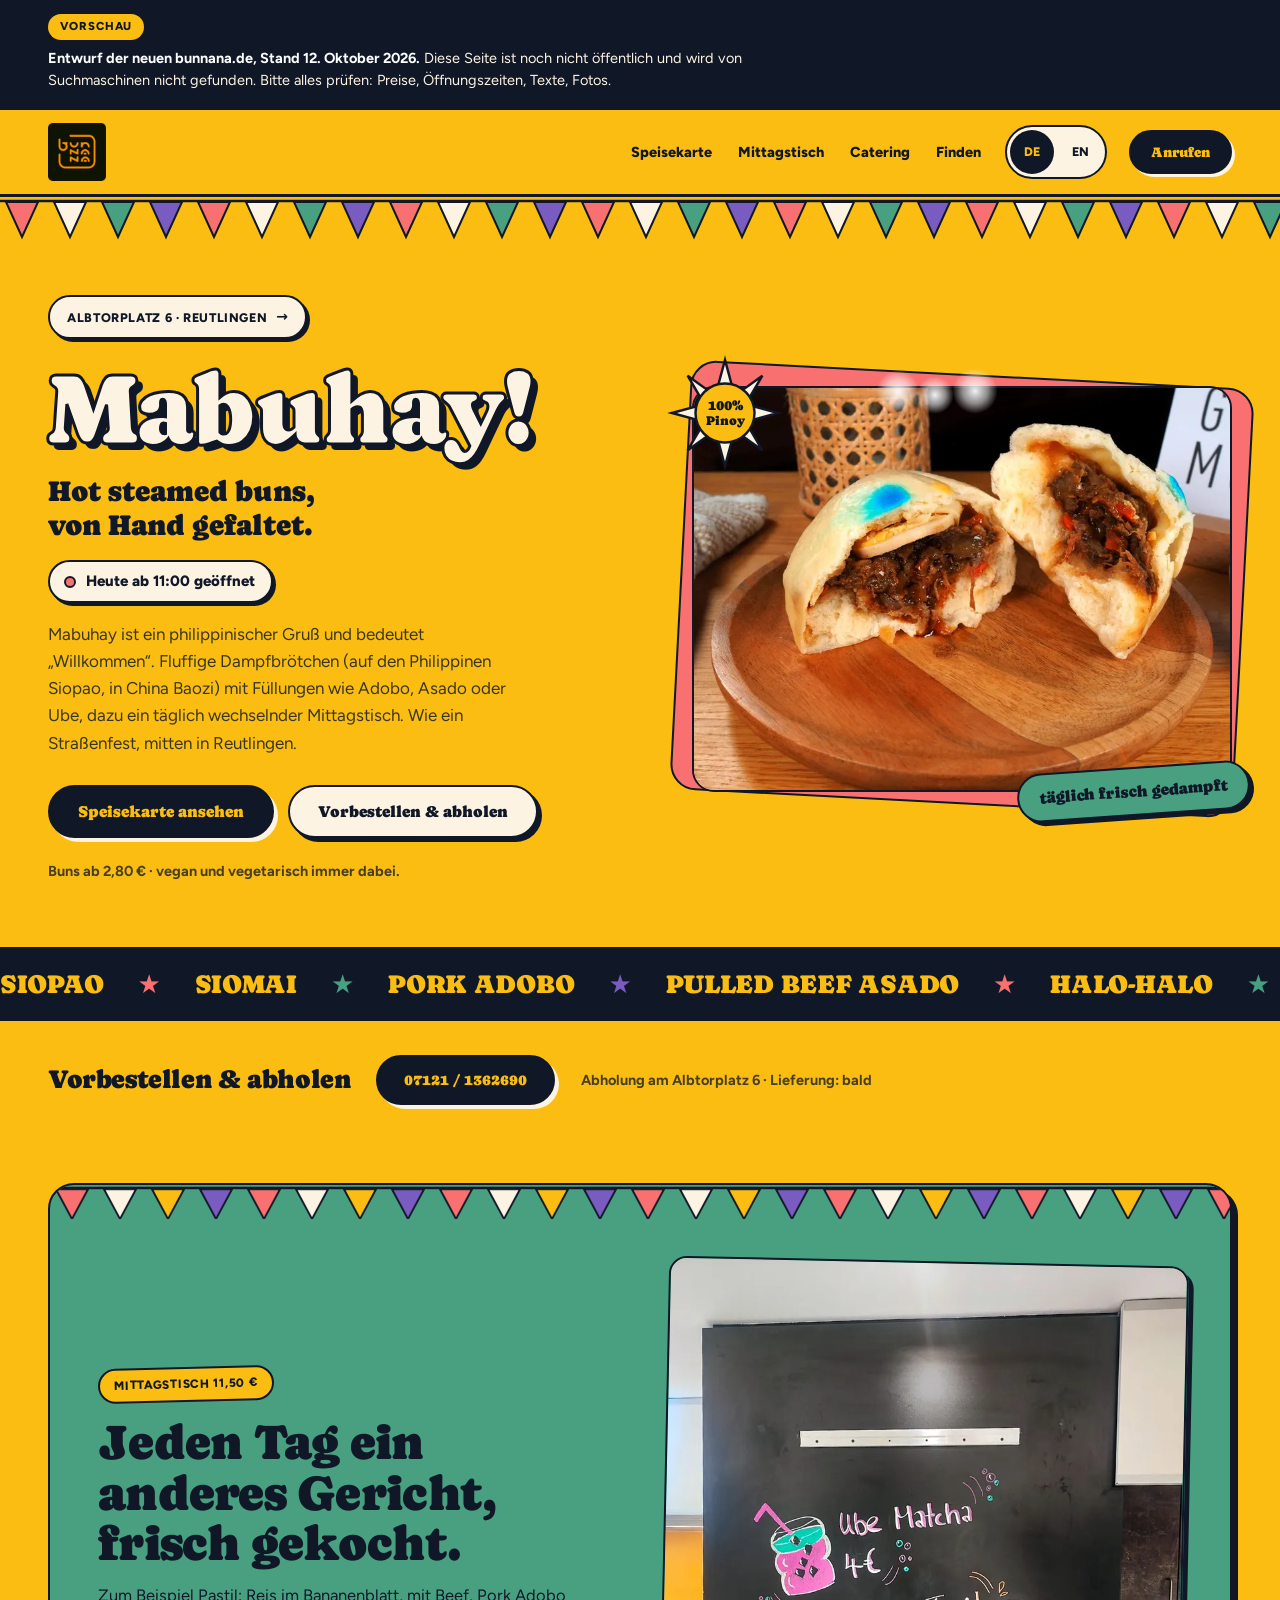
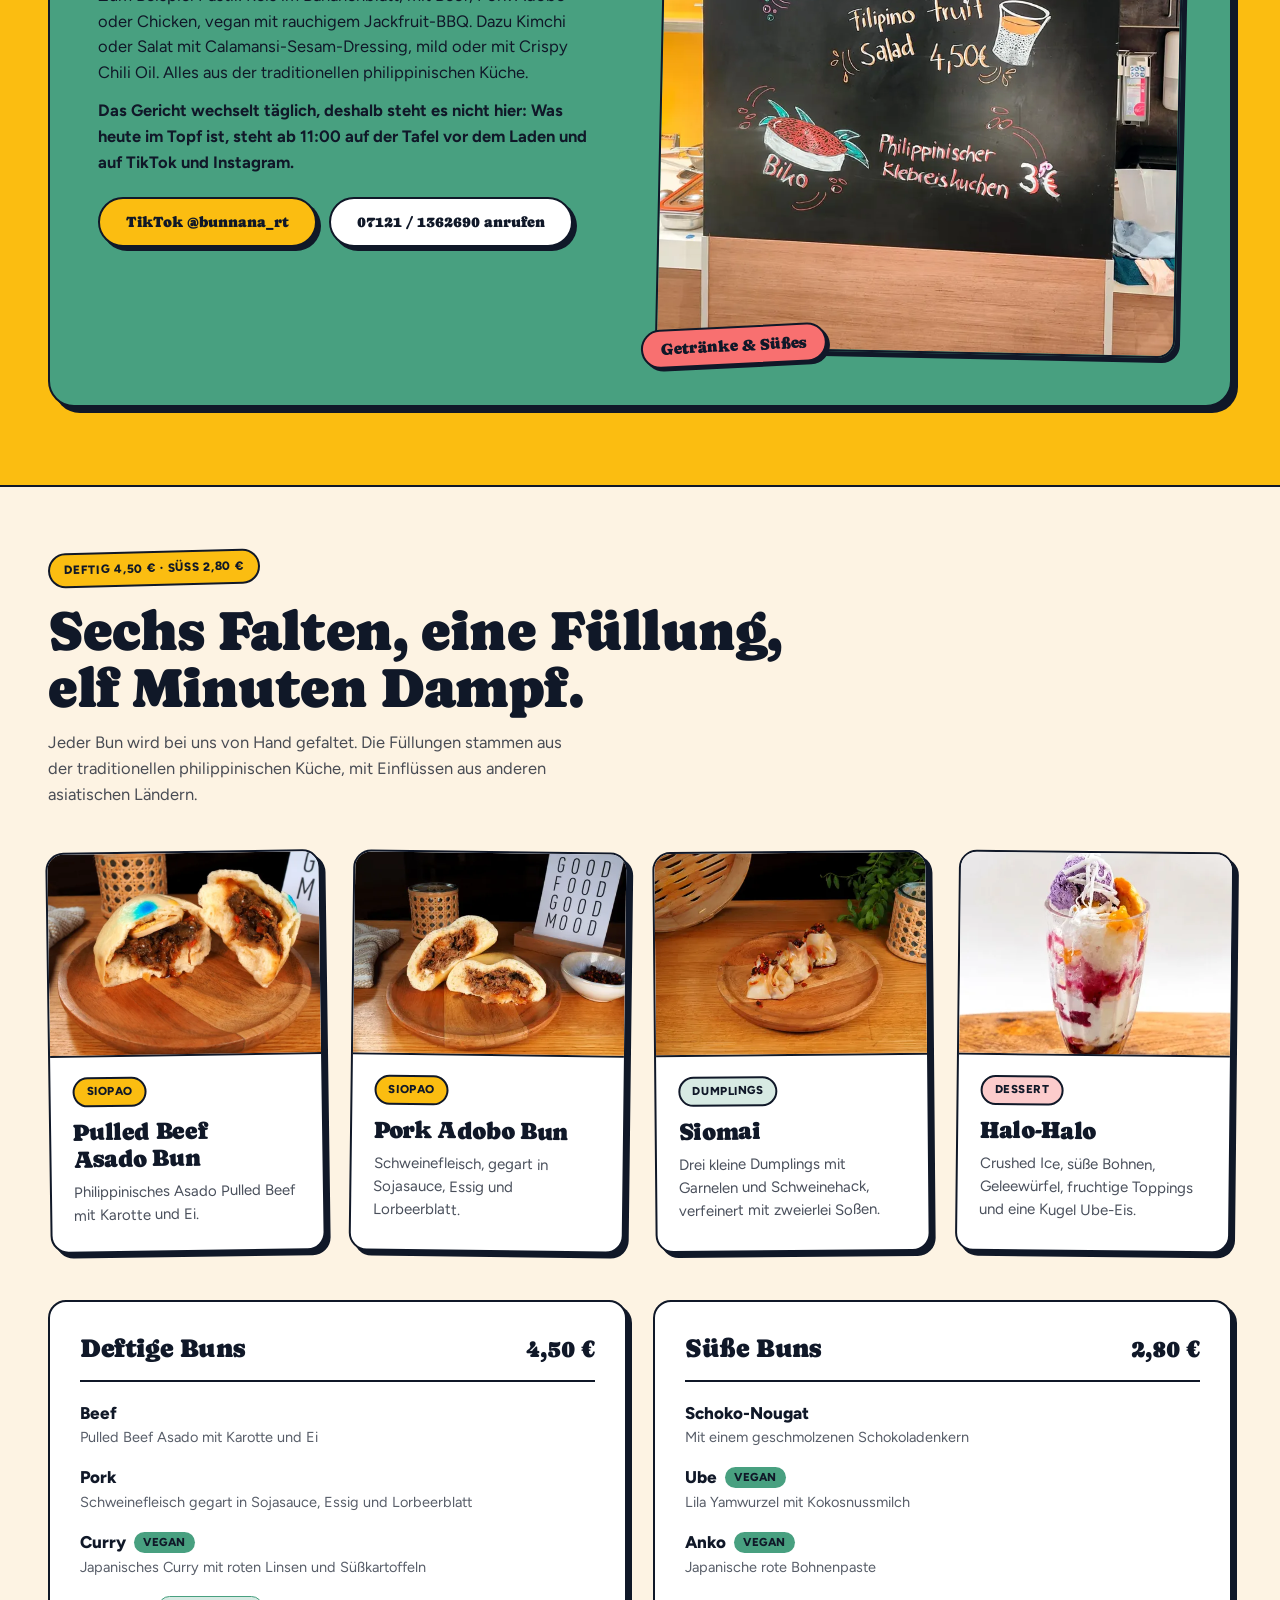
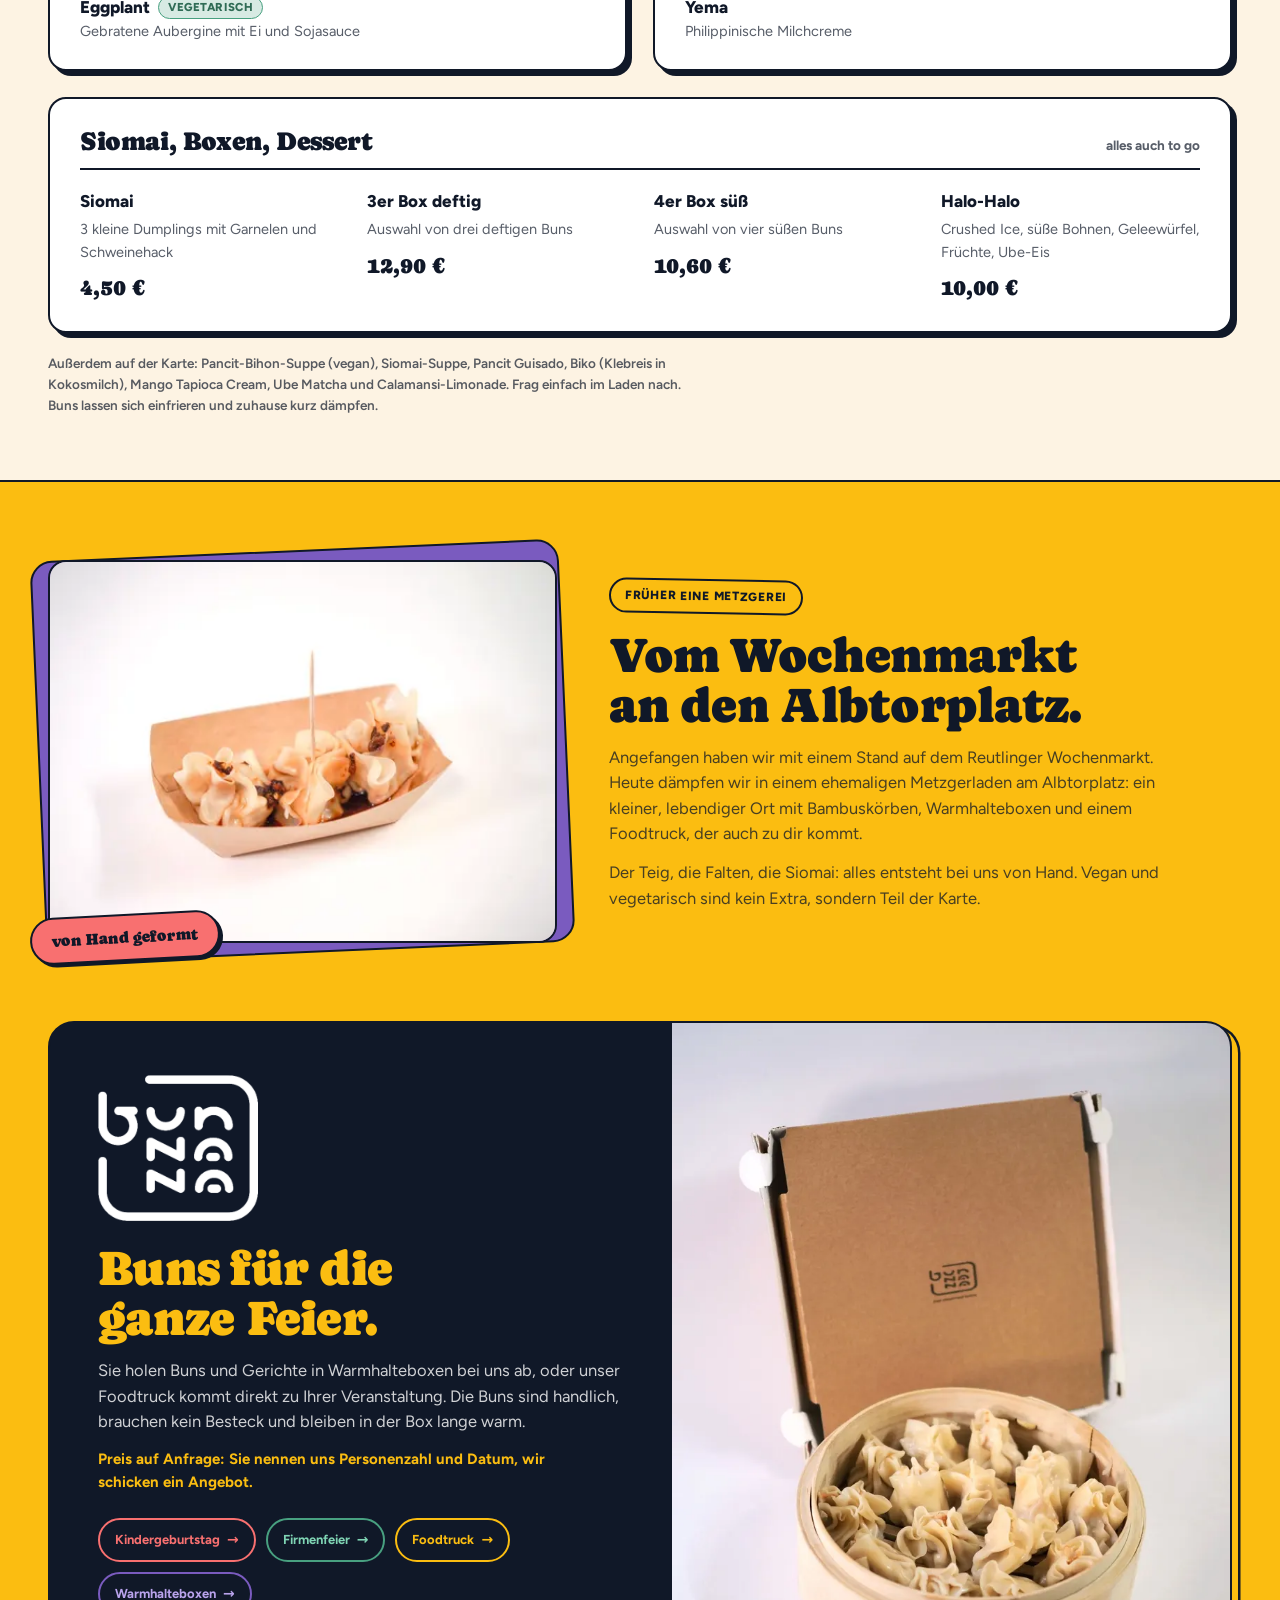
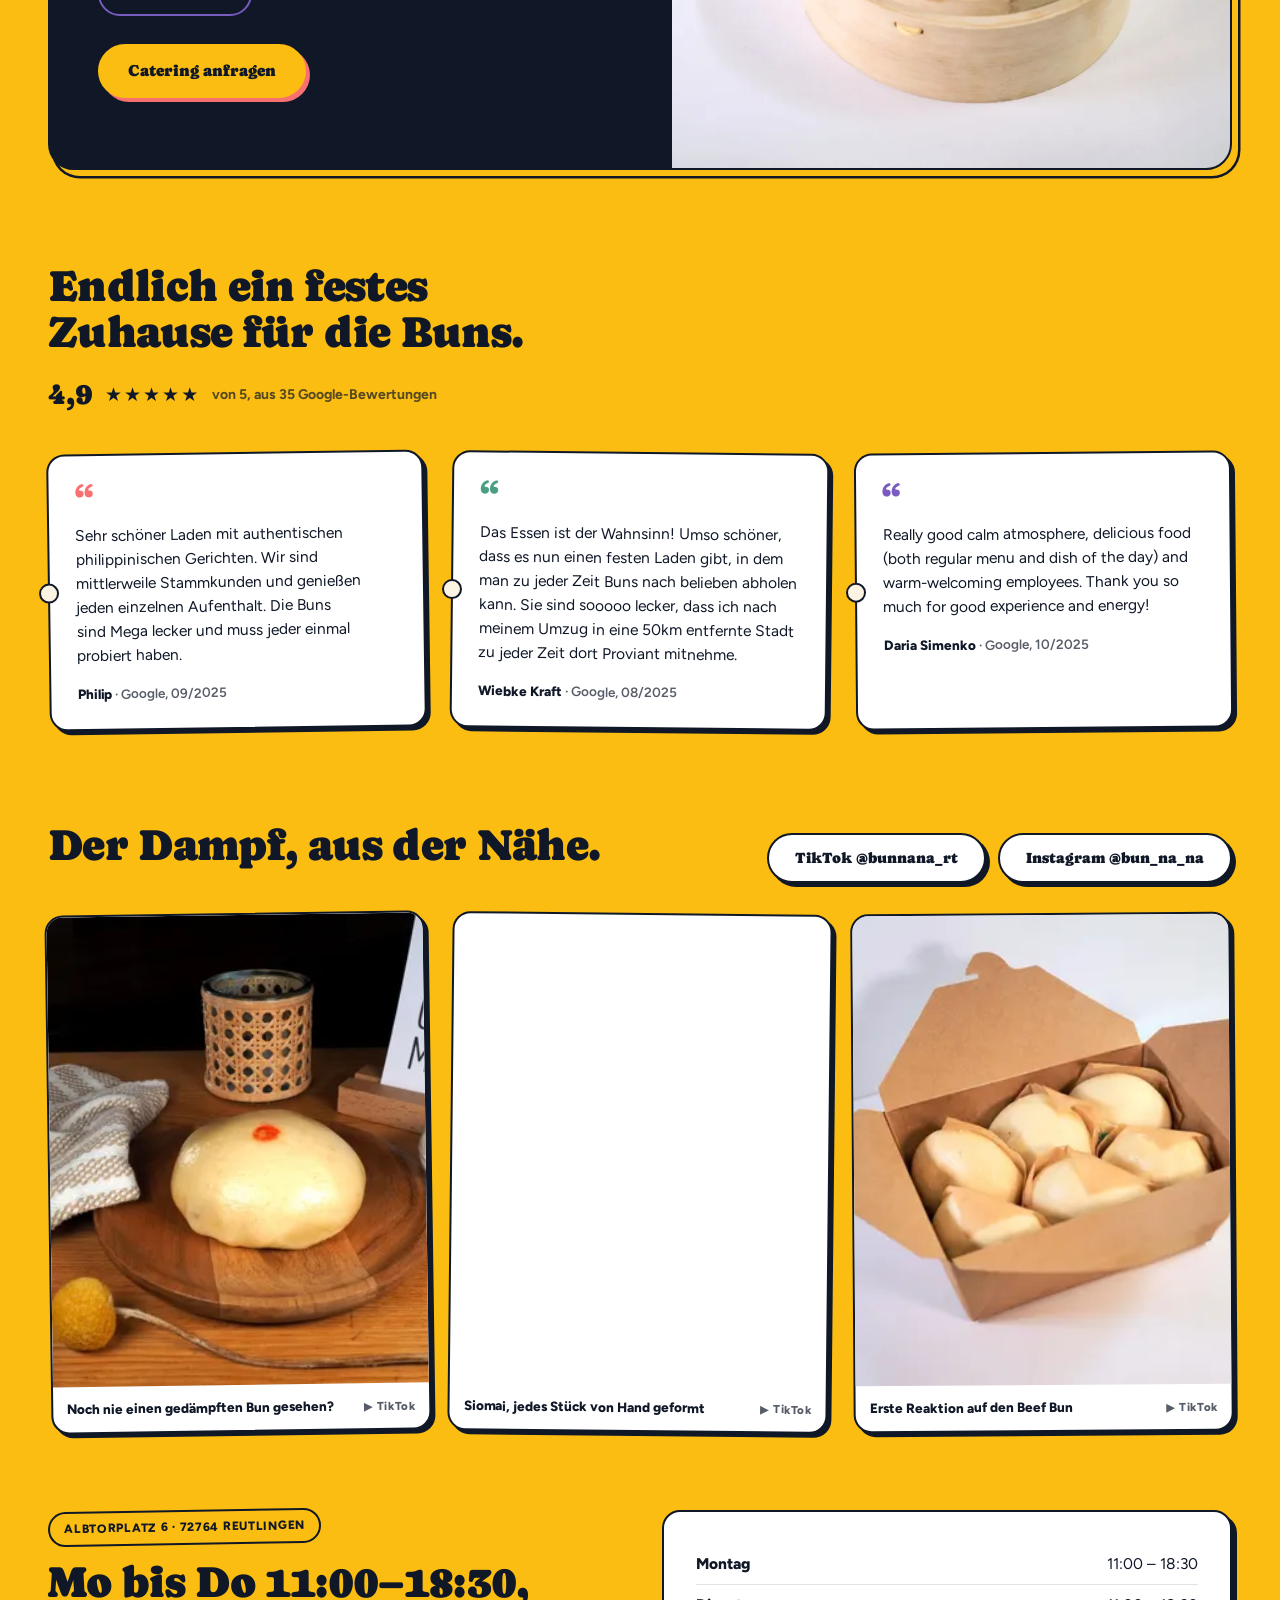
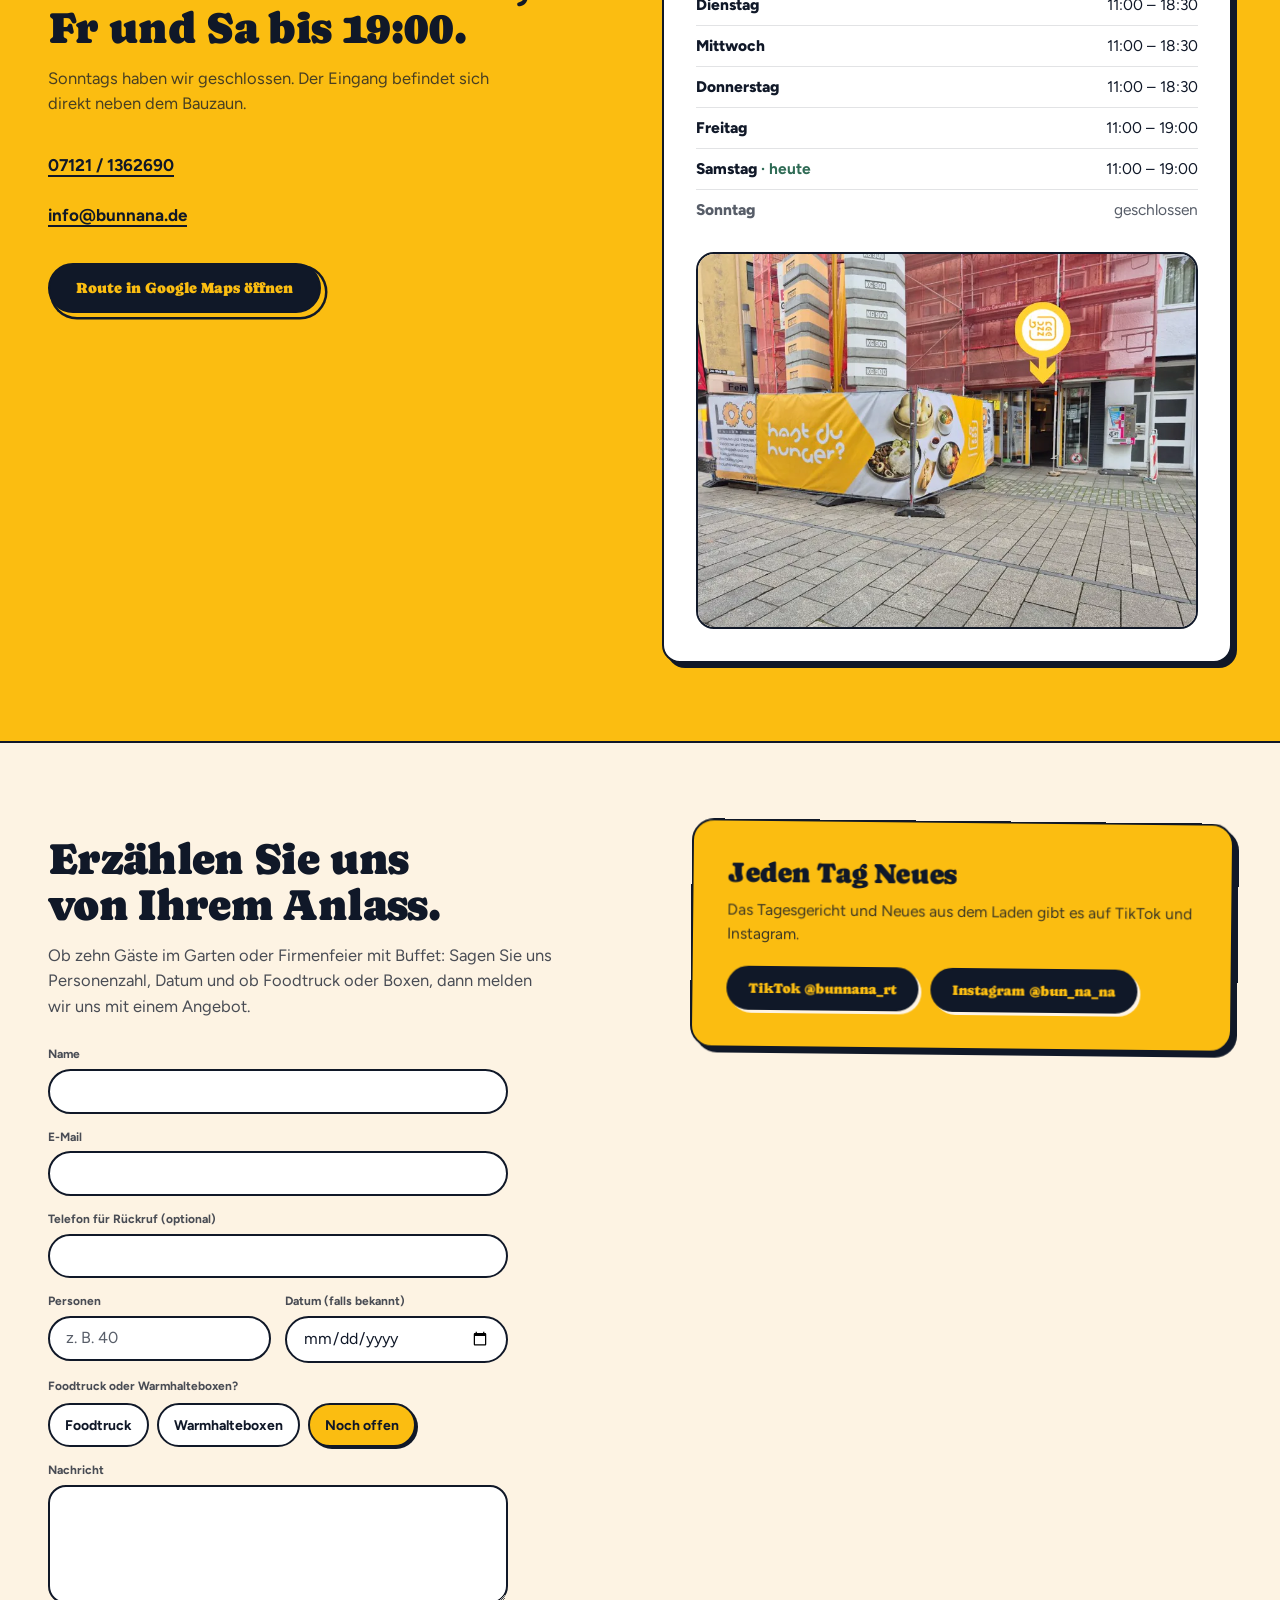
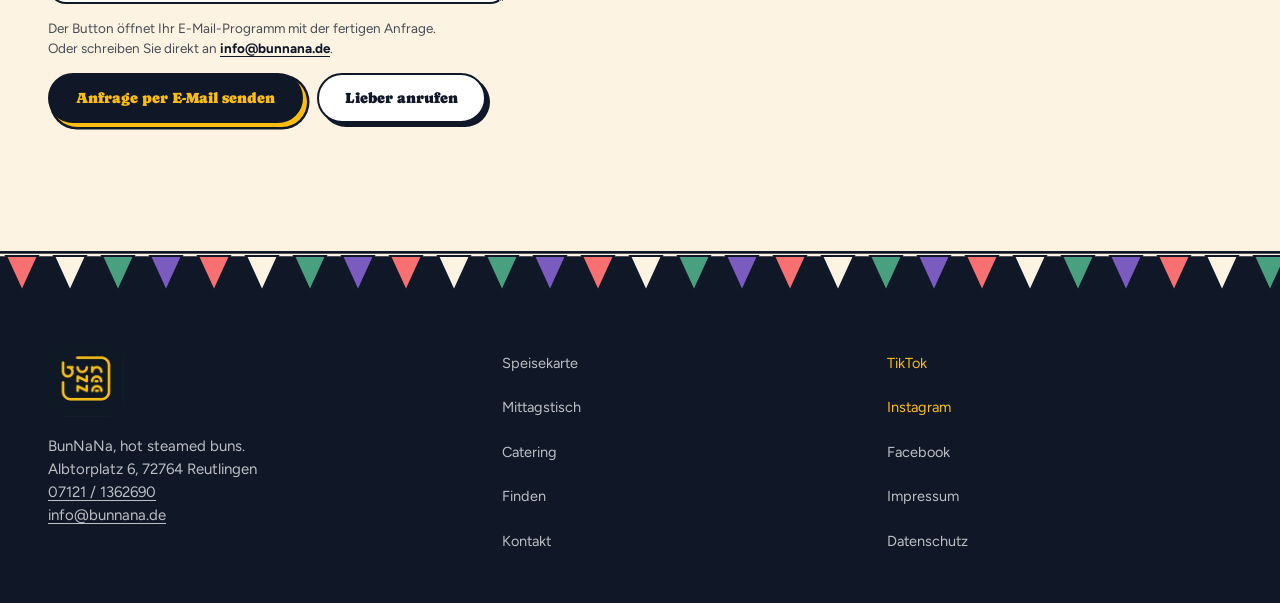
<file: index.html>
<!DOCTYPE html>
<html lang="de">
<head>
<meta charset="utf-8">
<meta name="viewport" content="width=device-width, initial-scale=1">
<title>BunNaNa: Hot steamed buns, Reutlingen</title>
<meta name="description" content="Handgefaltete philippinische Dampfbrötchen (Siopao), Siomai, Halo-Halo und ein täglich wechselnder Mittagstisch am Albtorplatz 6, Reutlingen. Mo–Do 11:00–18:30, Fr–Sa 11:00–19:00.">
<meta name="theme-color" content="#fbbd11">
<link rel="icon" href="assets/img/logo-600.jpg">
<link rel="preload" href="assets/fonts/caprasimo-latin.woff2" as="font" type="font/woff2" crossorigin>
<link rel="preload" href="assets/fonts/figtree-latin.woff2" as="font" type="font/woff2" crossorigin>
<link rel="stylesheet" href="css/tokens.css">
<link rel="stylesheet" href="css/site.css">
<script>
document.documentElement.classList.add('js');
/* Apply the saved language before first paint so EN visitors never see a German flash. */
try { if (localStorage.getItem('bn-lang') === 'en') document.documentElement.lang = 'en'; } catch (e) {}
</script>
<meta name="robots" content="noindex, nofollow">
<style>
/* preview-only banner */
.preview-bar { background: var(--fiesta-ink); color: var(--fiesta-cream); border-bottom: 3px solid var(--fiesta-ink); font-family: var(--font-body); }
.preview-bar-inner { max-width: 1240px; margin-inline: auto; padding: 14px var(--gutter) 16px; display: grid; gap: 8px; }
.preview-tag { justify-self: start; background: var(--fiesta-yellow); color: var(--fiesta-ink); border-radius: 999px; padding: 4px 12px; font-size: 11.5px; font-weight: 800; letter-spacing: .08em; text-transform: uppercase; }
.preview-bar p { margin: 0; font-size: 14.5px; line-height: 1.5; max-width: 80ch; }
.preview-bar summary { cursor: pointer; font-weight: 800; font-size: 14px; color: var(--fiesta-yellow); padding: 4px 0; }
.preview-bar ol { margin: 8px 0 0; padding-left: 22px; font-size: 14px; line-height: 1.5; max-width: 80ch; display: grid; gap: 6px; }
.preview-bar strong { color: #fff; }
</style>
</head>
<body>
<div class="preview-bar" role="note">
  <div class="preview-bar-inner">
    <span class="preview-tag">Vorschau</span>
    <p><strong>Entwurf der neuen bunnana.de, Stand 12. Oktober 2026.</strong> Diese Seite ist noch nicht öffentlich und wird von Suchmaschinen nicht gefunden. Bitte alles prüfen: Preise, Öffnungszeiten, Texte, Fotos.</p>
  </div>
</div>

<div class="page">
  <a class="skip-link" href="#inhalt"><span data-lang="de" lang="de">Zum Inhalt springen</span><span data-lang="en" lang="en">Skip to content</span></a>
  <header class="site-header">
    <nav class="container topbar" aria-label="Hauptnavigation" data-aria-de="Hauptnavigation" data-aria-en="Main navigation">
      <a class="nav-logo" href="#top" aria-label="BunNaNa, zum Seitenanfang" data-aria-de="BunNaNa, zum Seitenanfang" data-aria-en="BunNaNa, back to top">
        <img src="assets/img/logo-600.jpg" srcset="assets/img/logo-600-160.webp 160w" sizes="58px" alt="" width="600" height="600">
      </a>
      <button class="nav-toggle" type="button" aria-expanded="false" aria-controls="nav-links"><span data-lang="de" lang="de">Inhalt</span><span data-lang="en" lang="en">Contents</span></button>
      <div class="nav-links" id="nav-links">
        <a href="#menu"><span data-lang="de" lang="de">Speisekarte</span><span data-lang="en" lang="en">Menu</span></a>
        <a href="#mittagstisch"><span data-lang="de" lang="de">Mittagstisch</span><span data-lang="en" lang="en">Lunch</span></a>
        <a href="#catering">Catering</a>
        <a href="#finden"><span data-lang="de" lang="de">Finden</span><span data-lang="en" lang="en">Find us</span></a>
      </div>
      <div class="lang" role="group" aria-label="Sprache / Language">
        <button type="button" data-langbtn="de" aria-pressed="true" lang="de">DE</button>
        <button type="button" data-langbtn="en" aria-pressed="false" lang="en">EN</button>
      </div>
      <a class="btn btn-ink btn-sm sh-cream sh-3" href="tel:+4971211362690"><span data-lang="de" lang="de">Anrufen</span><span data-lang="en" lang="en">Call</span></a>
    </nav>
  </header>
  <svg class="bunting" width="100%" height="46" aria-hidden="true">
    <defs>
      <pattern id="bn-banderitas" x="0" y="0" width="192" height="46" patternUnits="userSpaceOnUse">
        <path d="M6,5 L38,5 L22,40 Z" fill="#f87070" stroke="#101828" stroke-width="2"></path>
        <path d="M54,5 L86,5 L70,40 Z" fill="#fdf3e3" stroke="#101828" stroke-width="2"></path>
        <path d="M102,5 L134,5 L118,40 Z" fill="#48a080" stroke="#101828" stroke-width="2"></path>
        <path d="M150,5 L182,5 L166,40 Z" fill="#7a5bbf" stroke="#101828" stroke-width="2"></path>
      </pattern>
      <!-- Same bunting for the green lunch panel: the green flag would vanish
           on green, so that one flag is cut from yellow instead. -->
      <pattern id="bn-banderitas-lunch" x="0" y="0" width="192" height="46" patternUnits="userSpaceOnUse">
        <path d="M6,5 L38,5 L22,40 Z" fill="#f87070" stroke="#101828" stroke-width="2"></path>
        <path d="M54,5 L86,5 L70,40 Z" fill="#fdf3e3" stroke="#101828" stroke-width="2"></path>
        <path d="M102,5 L134,5 L118,40 Z" fill="#fbbd11" stroke="#101828" stroke-width="2"></path>
        <path d="M150,5 L182,5 L166,40 Z" fill="#7a5bbf" stroke="#101828" stroke-width="2"></path>
      </pattern>
    </defs>
    <line x1="0" y1="4" x2="100%" y2="4" stroke="#101828" stroke-width="2.5"></line>
    <rect width="100%" height="46" fill="url(#bn-banderitas)"></rect>
  </svg>
  <main id="inhalt">
  <section id="top" class="container hero">
    <div class="hero-col">
      <a class="pill-addr" href="https://maps.google.com/?q=Albtorplatz+6,+72764+Reutlingen" target="_blank" rel="noopener" aria-label="Albtorplatz 6, Reutlingen: Route in Google Maps öffnen" data-aria-de="Albtorplatz 6, Reutlingen: Route in Google Maps öffnen" data-aria-en="Albtorplatz 6, Reutlingen: open directions in Google Maps">Albtorplatz 6 · Reutlingen<span class="pill-addr-go" aria-hidden="true">→</span></a>
      <h1 class="hero-title">Mabuhay!</h1>
      <p class="hero-lead">
        <span data-lang="de" lang="de">Hot steamed buns, von Hand gefaltet.</span><span data-lang="en" lang="en">Hot steamed buns, folded by hand.</span>
      </p>
      <p class="open-status" id="bn-open" data-state="static">
        <span class="open-dot" aria-hidden="true"></span>
        <span class="open-text">
          <span data-lang="de" lang="de">Mo–Do 11:00–18:30 · Fr–Sa 11:00–19:00 · So geschlossen</span><span data-lang="en" lang="en">Mon–Thu 11:00–18:30 · Fri–Sat 11:00–19:00 · Sun closed</span>
        </span>
      </p>
      <p class="open-note" id="bn-notice-hero" hidden></p>
      <p class="hero-copy">
        <span data-lang="de" lang="de">Mabuhay ist ein philippinischer Gruß und bedeutet „Willkommen“. Fluffige Dampfbrötchen (auf den Philippinen Siopao, in China Baozi) mit Füllungen wie Adobo, Asado oder Ube, dazu ein täglich wechselnder Mittagstisch. Wie ein Straßenfest, mitten in Reutlingen.</span>
        <span data-lang="en" lang="en">Mabuhay is a Filipino greeting: welcome. Pillowy steamed buns (Siopao in the Philippines, Baozi in China) with fillings like adobo, asado or ube, plus a lunch dish that changes every day. Like a street fiesta, in the middle of Reutlingen.</span>
      </p>
      <div class="hero-actions">
        <a class="btn btn-ink sh-cream" href="#menu"><span data-lang="de" lang="de">Speisekarte ansehen</span><span data-lang="en" lang="en">See the menu</span></a>
        <a class="btn btn-cream" href="#bestellen"><span data-lang="de" lang="de">Vorbestellen &amp; abholen</span><span data-lang="en" lang="en">Call ahead &amp; pick up</span></a>
      </div>
      <p class="hero-meta">
        <span data-lang="de" lang="de">Buns ab 2,80 € · vegan und vegetarisch immer dabei.</span><span data-lang="en" lang="en">Buns from 2,80 € · vegan and vegetarian always on the board.</span>
      </p>
    </div>
    <div class="frame hero-photo" style="--bg:var(--fiesta-coral);--tilt:3deg;--inset:-12px;--rad:26px;--img-rad:22px">
      <div class="frame-bg"></div>
      <div class="steam" aria-hidden="true"><span></span><span></span><span></span></div>
      <img src="assets/img/beef-asado-bun-mit-ei.jpg" srcset="assets/img/beef-asado-bun-mit-ei-480.webp 480w, assets/img/beef-asado-bun-mit-ei-800.webp 800w, assets/img/beef-asado-bun-mit-ei-1200.webp 1200w" sizes="(max-width: 900px) calc(100vw - 48px), (max-width: 1296px) 45vw, 560px" alt="Pulled Beef Asado Bun, halbiert" data-alt-de="Pulled Beef Asado Bun, halbiert" data-alt-en="Pulled beef asado bun, halved" width="1400" height="1050" fetchpriority="high">
      <div class="starburst" aria-hidden="true">
        <svg viewBox="0 0 120 120">
          <g stroke="#101828" stroke-width="2.5" fill="#fdf3e3">
            <path d="M60 6 L67 32 L53 32 Z"></path><path d="M60 114 L67 88 L53 88 Z"></path><path d="M6 60 L32 53 L32 67 Z"></path><path d="M114 60 L88 53 L88 67 Z"></path>
            <path d="M22 22 L44 38 L36 46 Z"></path><path d="M98 22 L76 38 L84 46 Z"></path><path d="M22 98 L44 82 L36 74 Z"></path><path d="M98 98 L76 82 L84 74 Z"></path>
            <circle cx="60" cy="60" r="30" fill="#fbbd11"></circle>
          </g>
          <text x="60" y="57" text-anchor="middle" font-size="14">100%</text>
          <text x="60" y="72" text-anchor="middle" font-size="13">Pinoy</text>
        </svg>
      </div>
      <div class="sticker-fresh">
        <span data-lang="de" lang="de">täglich frisch gedampft</span><span data-lang="en" lang="en">steamed fresh daily</span>
      </div>
    </div>
  </section>
  <div class="marquee" role="marquee" aria-label="Siopao, Siomai, Pork Adobo, Pulled Beef Asado, Halo-Halo, Mittagstisch" data-aria-de="Siopao, Siomai, Pork Adobo, Pulled Beef Asado, Halo-Halo, Mittagstisch" data-aria-en="Siopao, Siomai, Pork Adobo, Pulled Beef Asado, Halo-Halo, lunch dish">
    <div class="marquee-track">
      <span class="marquee-run"><span class="marquee-item"><span>SIOPAO</span><span class="star-coral">★</span></span><span class="marquee-item"><span>SIOMAI</span><span class="star-green">★</span></span><span class="marquee-item"><span>PORK ADOBO</span><span class="star-purple">★</span></span><span class="marquee-item"><span>PULLED BEEF ASADO</span><span class="star-coral">★</span></span><span class="marquee-item"><span>HALO-HALO</span><span class="star-green">★</span></span><span class="marquee-item"><span><span data-lang="de" lang="de">MITTAGSTISCH</span><span data-lang="en" lang="en">LUNCH</span></span><span class="star-purple">★</span></span></span>
      <span class="marquee-run" aria-hidden="true"><span class="marquee-item"><span>SIOPAO</span><span class="star-coral">★</span></span><span class="marquee-item"><span>SIOMAI</span><span class="star-green">★</span></span><span class="marquee-item"><span>PORK ADOBO</span><span class="star-purple">★</span></span><span class="marquee-item"><span>PULLED BEEF ASADO</span><span class="star-coral">★</span></span><span class="marquee-item"><span>HALO-HALO</span><span class="star-green">★</span></span><span class="marquee-item"><span><span data-lang="de" lang="de">MITTAGSTISCH</span><span data-lang="en" lang="en">LUNCH</span></span><span class="star-purple">★</span></span></span>
    </div>
  </div>
  <section id="bestellen" class="container order-block" aria-labelledby="bestellen-h">
    <h2 id="bestellen-h" class="order-label"><span data-lang="de" lang="de">Vorbestellen &amp; abholen</span><span data-lang="en" lang="en">Call ahead &amp; pick up</span></h2>
    <div class="order-row">
      <a class="btn btn-ink btn-md sh-cream" href="tel:+4971211362690">07121 / 1362690</a>
    </div>
    <p class="order-note"><span data-lang="de" lang="de">Abholung am Albtorplatz 6 · Lieferung: bald</span><span data-lang="en" lang="en">Pick-up at Albtorplatz 6 · Delivery: coming soon</span></p>
  </section>
  <section id="mittagstisch" class="container">
    <div class="lunch" data-reveal>
      <svg width="100%" height="40" style="display:block" aria-hidden="true">
        <line x1="0" y1="3" x2="100%" y2="3" stroke="#101828" stroke-width="2.5"></line>
        <rect width="100%" height="40" fill="url(#bn-banderitas-lunch)" transform="scale(1,.85)"></rect>
      </svg>
      <div class="lunch-inner">
        <div>
          <span class="sticker" style="--tilt:-1.5deg"><span data-lang="de" lang="de">Mittagstisch 11,50 €</span><span data-lang="en" lang="en">Lunch dish 11,50 €</span></span>
          <h2 class="h2 h2-lg"><span data-lang="de" lang="de">Jeden Tag ein anderes Gericht, frisch gekocht.</span><span data-lang="en" lang="en">A different dish every day, freshly cooked.</span></h2>
          <!-- OWNER: price and sides taken from the menu on bunnana.de (uploaded 12.08.2026); please confirm. -->
          <p class="lede"><span data-lang="de" lang="de">Zum Beispiel Pastil: Reis im Bananenblatt, mit Beef, Pork Adobo oder Chicken, vegan mit rauchigem Jackfruit-BBQ. Dazu Kimchi oder Salat mit Calamansi-Sesam-Dressing, mild oder mit Crispy Chili Oil. Alles aus der traditionellen philippinischen Küche.</span><span data-lang="en" lang="en">For example pastil: rice wrapped in a banana leaf, with beef, pork adobo or chicken, or vegan with smoky jackfruit BBQ. With kimchi or a salad with calamansi-sesame dressing on the side, mild or with crispy chili oil. All from traditional Filipino cooking.</span></p>
          <p class="lede lunch-today"><span data-lang="de" lang="de">Das Gericht wechselt täglich, deshalb steht es nicht hier: Was heute im Topf ist, steht ab 11:00 auf der Tafel vor dem Laden und auf TikTok und Instagram.</span><span data-lang="en" lang="en">The dish changes every day, so it is not listed here: what is in the pot today goes on the board outside from 11:00, and on TikTok and Instagram.</span></p>
          <div class="lunch-actions">
            <a class="btn btn-yellow btn-md" href="https://www.tiktok.com/@bunnana_rt" target="_blank" rel="noopener">TikTok @bunnana_rt</a>
            <a class="btn btn-white btn-md" href="tel:+4971211362690"><span data-lang="de" lang="de">07121 / 1362690 anrufen</span><span data-lang="en" lang="en">Call 07121 / 1362690</span></a>
          </div>
        </div>
        <div class="lunch-board">
          <img src="assets/img/unsere-tafel-vor-dem-laden.jpg" srcset="assets/img/unsere-tafel-vor-dem-laden-480.webp 480w, assets/img/unsere-tafel-vor-dem-laden-800.webp 800w, assets/img/unsere-tafel-vor-dem-laden-1200.webp 1200w" sizes="(max-width: 900px) calc(100vw - 48px), (max-width: 1296px) 45vw, 560px" alt="Kreidetafel im Laden mit Ube Matcha, Filipino Fruit Salad und Biko" data-alt-de="Kreidetafel im Laden mit Ube Matcha, Filipino Fruit Salad und Biko" data-alt-en="Chalkboard in the shop listing ube matcha, Filipino fruit salad and biko" width="1400" height="1867" loading="lazy" decoding="async">
          <span class="float-sticker" style="--tilt:-4deg"><span data-lang="de" lang="de">Getränke &amp; Süßes</span><span data-lang="en" lang="en">drinks &amp; sweets</span></span>
        </div>
      </div>
    </div>
  </section>
  <div class="band-cream band-menu">
  <section id="menu" class="container section">
    <div data-reveal>
      <span class="sticker" style="--tilt:-1.5deg"><span data-lang="de" lang="de">Deftig 4,50 € · Süß 2,80 €</span><span data-lang="en" lang="en">Savoury 4,50 € · Sweet 2,80 €</span></span>
      <h2 class="h2 h2-xl"><span data-lang="de" lang="de">Sechs Falten, eine Füllung, elf Minuten Dampf.</span><span data-lang="en" lang="en">Six folds, one filling, eleven minutes of steam.</span></h2>
      <p class="lede"><span data-lang="de" lang="de">Jeder Bun wird bei uns von Hand gefaltet. Die Füllungen stammen aus der traditionellen philippinischen Küche, mit Einflüssen aus anderen asiatischen Ländern.</span><span data-lang="en" lang="en">Every bun is folded by hand here. The fillings come from traditional Filipino cooking, with influences from across Asia.</span></p>
    </div>
    <div class="menu-grid">
      <article class="menu-card" data-reveal style="--r:-.8deg;--d:.05s">
        <img src="assets/img/beef-asado-bun-mit-ei.jpg" srcset="assets/img/beef-asado-bun-mit-ei-480.webp 480w, assets/img/beef-asado-bun-mit-ei-800.webp 800w, assets/img/beef-asado-bun-mit-ei-1200.webp 1200w" sizes="(max-width: 720px) 76vw, (max-width: 900px) 50vw, 290px" alt="Pulled Beef Asado Bun, halbiert" data-alt-de="Pulled Beef Asado Bun, halbiert" data-alt-en="Pulled beef asado bun, halved" width="1400" height="1050" loading="lazy" decoding="async">
        <div class="menu-card-body">
          <span class="sticker sticker-cat">Siopao</span>
          <h3>Pulled Beef Asado Bun</h3>
          <p><span data-lang="de" lang="de">Philippinisches Asado Pulled Beef mit Karotte und Ei.</span><span data-lang="en" lang="en">Filipino asado pulled beef with carrot and egg.</span></p>
        </div>
      </article>
      <article class="menu-card" data-reveal style="--r:.7deg;--d:.12s">
        <img src="assets/img/adobo-bun-halbiert.jpg" srcset="assets/img/adobo-bun-halbiert-480.webp 480w, assets/img/adobo-bun-halbiert-800.webp 800w, assets/img/adobo-bun-halbiert-1200.webp 1200w" sizes="(max-width: 720px) 76vw, (max-width: 900px) 50vw, 290px" alt="Pork Adobo Bun, halbiert" data-alt-de="Pork Adobo Bun, halbiert" data-alt-en="Pork adobo bun, halved" width="1400" height="1050" loading="lazy" decoding="async">
        <div class="menu-card-body">
          <span class="sticker sticker-cat">Siopao</span>
          <h3>Pork Adobo Bun</h3>
          <p><span data-lang="de" lang="de">Schweinefleisch, gegart in Sojasauce, Essig und Lorbeerblatt.</span><span data-lang="en" lang="en">Pork braised in soy sauce, vinegar and bay leaf.</span></p>
        </div>
      </article>
      <article class="menu-card" data-reveal style="--r:-.5deg;--d:.19s">
        <img src="assets/img/siomai-mit-chili-ol-2.jpg" srcset="assets/img/siomai-mit-chili-ol-2-480.webp 480w, assets/img/siomai-mit-chili-ol-2-800.webp 800w, assets/img/siomai-mit-chili-ol-2-1200.webp 1200w" sizes="(max-width: 720px) 76vw, (max-width: 900px) 50vw, 290px" alt="Siomai mit Chili-Öl" data-alt-de="Siomai mit Chili-Öl" data-alt-en="Siomai with chilli oil" width="1400" height="1050" loading="lazy" decoding="async">
        <div class="menu-card-body">
          <span class="sticker sticker-cat sticker-green">Dumplings</span>
          <h3>Siomai</h3>
          <p><span data-lang="de" lang="de">Drei kleine Dumplings mit Garnelen und Schweinehack, verfeinert mit zweierlei Soßen.</span><span data-lang="en" lang="en">Three small dumplings filled with shrimp and minced pork, finished with two sauces.</span></p>
        </div>
      </article>
      <article class="menu-card" data-reveal style="--r:.6deg;--d:.26s">
        <img src="assets/img/halo-halo-im-glas.jpg" srcset="assets/img/halo-halo-im-glas-480.webp 480w, assets/img/halo-halo-im-glas-800.webp 800w, assets/img/halo-halo-im-glas-1000.webp 1000w" sizes="(max-width: 720px) 76vw, (max-width: 900px) 50vw, 290px" alt="Halo-Halo im Glas" data-alt-de="Halo-Halo im Glas" data-alt-en="Halo-halo in a glass" width="1054" height="790" loading="lazy" decoding="async">
        <div class="menu-card-body">
          <span class="sticker sticker-cat sticker-coral">Dessert</span>
          <h3>Halo-Halo</h3>
          <p><span data-lang="de" lang="de">Crushed Ice, süße Bohnen, Geleewürfel, fruchtige Toppings und eine Kugel Ube-Eis.</span><span data-lang="en" lang="en">Crushed ice, sweet beans, jelly cubes, fruit toppings and a scoop of ube ice cream.</span></p>
        </div>
      </article>
    </div>
    <div class="price-grid" data-reveal>
      <div class="price-card">
        <div class="price-head">
          <h3><span data-lang="de" lang="de">Deftige Buns</span><span data-lang="en" lang="en">Savoury buns</span></h3>
          <span class="price">4,50 €</span>
        </div>
        <ul class="price-list" role="list" style="list-style:none;padding:0;margin:18px 0 0">
          <li><div class="price-name">Beef</div><div class="price-desc"><span data-lang="de" lang="de">Pulled Beef Asado mit Karotte und Ei</span><span data-lang="en" lang="en">Asado pulled beef with carrot and egg</span></div></li>
          <li><div class="price-name">Pork</div><div class="price-desc"><span data-lang="de" lang="de">Schweinefleisch gegart in Sojasauce, Essig und Lorbeerblatt</span><span data-lang="en" lang="en">Pork braised in soy sauce, vinegar and bay leaf</span></div></li>
          <li><div class="price-name">Curry <span class="badge badge-vegan">VEGAN</span></div><div class="price-desc"><span data-lang="de" lang="de">Japanisches Curry mit roten Linsen und Süßkartoffeln</span><span data-lang="en" lang="en">Japanese curry with red lentils and sweet potato</span></div></li>
          <li><div class="price-name">Eggplant <span class="badge badge-veg">VEGETARISCH</span></div><div class="price-desc"><span data-lang="de" lang="de">Gebratene Aubergine mit Ei und Sojasauce</span><span data-lang="en" lang="en">Fried aubergine with egg and soy sauce</span></div></li>
        </ul>
      </div>
      <div class="price-card">
        <div class="price-head">
          <h3><span data-lang="de" lang="de">Süße Buns</span><span data-lang="en" lang="en">Sweet buns</span></h3>
          <span class="price">2,80 €</span>
        </div>
        <ul class="price-list" role="list" style="list-style:none;padding:0;margin:18px 0 0">
          <li><div class="price-name">Schoko-Nougat</div><div class="price-desc"><span data-lang="de" lang="de">Mit einem geschmolzenen Schokoladenkern</span><span data-lang="en" lang="en">With a molten chocolate centre</span></div></li>
          <li><div class="price-name">Ube <span class="badge badge-vegan">VEGAN</span></div><div class="price-desc"><span data-lang="de" lang="de">Lila Yamwurzel mit Kokosnussmilch</span><span data-lang="en" lang="en">Purple yam with coconut milk</span></div></li>
          <li><div class="price-name">Anko <span class="badge badge-vegan">VEGAN</span></div><div class="price-desc"><span data-lang="de" lang="de">Japanische rote Bohnenpaste</span><span data-lang="en" lang="en">Japanese red bean paste</span></div></li>
          <li><div class="price-name">Yema</div><div class="price-desc"><span data-lang="de" lang="de">Philippinische Milchcreme</span><span data-lang="en" lang="en">Filipino milk custard</span></div></li>
        </ul>
      </div>
      <div class="price-card combos">
        <!-- OWNER: replaces the four "Menüs" (6,90 to 16,10 €), which are not on the menu on bunnana.de (uploaded 12.08.2026); please confirm. -->
        <div class="price-head">
          <h3><span data-lang="de" lang="de">Siomai, Boxen, Dessert</span><span data-lang="en" lang="en">Siomai, boxes, dessert</span></h3>
          <span class="price-sub"><span data-lang="de" lang="de">alles auch to go</span><span data-lang="en" lang="en">everything to go, too</span></span>
        </div>
        <ul class="combo-list" role="list">
          <li><div class="price-name">Siomai</div><div class="price-desc"><span data-lang="de" lang="de">3 kleine Dumplings mit Garnelen und Schweinehack</span><span data-lang="en" lang="en">3 small dumplings with shrimp and minced pork</span></div><div class="combo-price">4,50 €</div></li>
          <li><div class="price-name"><span data-lang="de" lang="de">3er Box deftig</span><span data-lang="en" lang="en">Box of 3, savoury</span></div><div class="price-desc"><span data-lang="de" lang="de">Auswahl von drei deftigen Buns</span><span data-lang="en" lang="en">Your choice of three savoury buns</span></div><div class="combo-price">12,90 €</div></li>
          <li><div class="price-name"><span data-lang="de" lang="de">4er Box süß</span><span data-lang="en" lang="en">Box of 4, sweet</span></div><div class="price-desc"><span data-lang="de" lang="de">Auswahl von vier süßen Buns</span><span data-lang="en" lang="en">Your choice of four sweet buns</span></div><div class="combo-price">10,60 €</div></li>
          <li><div class="price-name">Halo-Halo</div><div class="price-desc"><span data-lang="de" lang="de">Crushed Ice, süße Bohnen, Geleewürfel, Früchte, Ube-Eis</span><span data-lang="en" lang="en">Crushed ice, sweet beans, jelly cubes, fruit, ube ice cream</span></div><div class="combo-price">10,00 €</div></li>
        </ul>
      </div>
    </div>
    <p class="menu-note"><span data-lang="de" lang="de">Außerdem auf der Karte: Pancit-Bihon-Suppe (vegan), Siomai-Suppe, Pancit Guisado, Biko (Klebreis in Kokosmilch), Mango Tapioca Cream, Ube Matcha und Calamansi-Limonade. Frag einfach im Laden nach. Buns lassen sich einfrieren und zuhause kurz dämpfen.</span><span data-lang="en" lang="en">Also on the menu: pancit bihon soup (vegan), siomai soup, pancit guisado, biko (sticky rice in coconut milk), mango tapioca cream, ube matcha and calamansi lemonade. Just ask in the shop. Buns freeze well; steam them briefly at home.</span></p>
  </section>
  </div>
  <section class="container section">
    <div class="story" data-reveal>
      <div class="frame" style="--bg:var(--fiesta-purple);--tilt:-2.5deg;--inset:-10px;--rad:22px">
        <div class="frame-bg"></div>
        <img src="assets/img/siomai-im-papierschalchen-mit-chili-ol.jpg" srcset="assets/img/siomai-im-papierschalchen-mit-chili-ol-480.webp 480w, assets/img/siomai-im-papierschalchen-mit-chili-ol-800.webp 800w, assets/img/siomai-im-papierschalchen-mit-chili-ol-1200.webp 1200w" sizes="(max-width: 900px) calc(100vw - 48px), (max-width: 1296px) 45vw, 560px" alt="Siomai im Papierschälchen mit Chili-Öl" data-alt-de="Siomai im Papierschälchen mit Chili-Öl" data-alt-en="Siomai in a paper tray with chilli oil" width="1400" height="1050" loading="lazy" decoding="async">
        <div class="float-sticker" style="--tilt:-3deg;left:-18px;bottom:-18px">
          <span data-lang="de" lang="de">von Hand geformt</span><span data-lang="en" lang="en">shaped by hand</span>
        </div>
      </div>
      <div>
        <span class="sticker" style="--tilt:1deg"><span data-lang="de" lang="de">Früher eine Metzgerei</span><span data-lang="en" lang="en">Once a butcher's shop</span></span>
        <h2 class="h2 h2-lg"><span data-lang="de" lang="de">Vom Wochenmarkt an den Albtorplatz.</span><span data-lang="en" lang="en">From the weekly market to Albtorplatz.</span></h2>
        <p class="lede"><span data-lang="de" lang="de">Angefangen haben wir mit einem Stand auf dem Reutlinger Wochenmarkt. Heute dämpfen wir in einem ehemaligen Metzgerladen am Albtorplatz: ein kleiner, lebendiger Ort mit Bambuskörben, Warmhalteboxen und einem Foodtruck, der auch zu dir kommt.</span><span data-lang="en" lang="en">We started with a stall on the Reutlingen weekly market. Today we steam in a former butcher's shop at Albtorplatz: a small, lively place with bamboo baskets, warming boxes and a foodtruck that comes to you.</span></p>
        <p class="lede"><span data-lang="de" lang="de">Der Teig, die Falten, die Siomai: alles entsteht bei uns von Hand. Vegan und vegetarisch sind kein Extra, sondern Teil der Karte.</span><span data-lang="en" lang="en">The dough, the folds, the siomai: everything is made by hand here. Vegan and vegetarian are not an extra, they are part of the menu.</span></p>
      </div>
    </div>
  </section>
  <section id="catering" class="container">
    <div class="catering on-ink" data-reveal>
      <div class="catering-body">
        <img class="catering-mark" src="assets/img/bunnana-logo-mark.png" srcset="assets/img/bunnana-logo-mark-400.webp 400w" sizes="(max-width: 720px) 120px, 160px" alt="" width="383" height="349" loading="lazy" decoding="async">
        <h2 class="h2 h2-lg"><span data-lang="de" lang="de">Buns für die ganze Feier.</span><span data-lang="en" lang="en">Buns for the whole party.</span></h2>
        <p class="lede"><span data-lang="de" lang="de">Sie holen Buns und Gerichte in Warmhalteboxen bei uns ab, oder unser Foodtruck kommt direkt zu Ihrer Veranstaltung. Die Buns sind handlich, brauchen kein Besteck und bleiben in der Box lange warm.</span><span data-lang="en" lang="en">Collect buns and dishes in warming boxes from the shop, or book the foodtruck to come to your event. The buns are hand-sized, need no cutlery and stay warm in the box for a long time.</span></p>
        <p class="catering-terms">
          <!-- OWNER: replace with real numbers when known, e.g. "Ab 20 Personen · ca. 12 € pro Person · Anfrage bitte 7 Tage vorher". -->
          <span data-lang="de" lang="de">Preis auf Anfrage: Sie nennen uns Personenzahl und Datum, wir schicken ein Angebot.</span><span data-lang="en" lang="en">Price on request: tell us the headcount and date, and we send you a quote.</span>
        </p>
        <ul class="chips" role="list">
          <li><a class="chip" href="#kontakt" data-anlass="Kindergeburtstag" style="--c:var(--fiesta-coral)"><span data-lang="de" lang="de">Kindergeburtstag</span><span data-lang="en" lang="en">Kids' birthdays</span><span class="chip-go" aria-hidden="true">→</span></a></li>
          <li><a class="chip" href="#kontakt" data-anlass="Firmenfeier" style="--c:var(--fiesta-green-light);border-color:var(--fiesta-green)"><span data-lang="de" lang="de">Firmenfeier</span><span data-lang="en" lang="en">Company events</span><span class="chip-go" aria-hidden="true">→</span></a></li>
          <li><a class="chip" href="#kontakt" data-format="foodtruck" style="--c:var(--fiesta-yellow)">Foodtruck<span class="chip-go" aria-hidden="true">→</span></a></li>
          <li><a class="chip" href="#kontakt" data-format="boxen" style="--c:var(--fiesta-purple-light);border-color:var(--fiesta-purple)"><span data-lang="de" lang="de">Warmhalteboxen</span><span data-lang="en" lang="en">Warming boxes</span><span class="chip-go" aria-hidden="true">→</span></a></li>
        </ul>
        <a class="btn btn-yellow btn-catering sh-coral" href="#kontakt"><span data-lang="de" lang="de">Catering anfragen</span><span data-lang="en" lang="en">Request catering</span></a>
      </div>
      <img class="catering-photo" src="assets/img/siomai-im-bambuskorb-vor-der-bunnana-box.jpg" srcset="assets/img/siomai-im-bambuskorb-vor-der-bunnana-box-480.webp 480w, assets/img/siomai-im-bambuskorb-vor-der-bunnana-box-800.webp 800w, assets/img/siomai-im-bambuskorb-vor-der-bunnana-box-1200.webp 1200w" sizes="(max-width: 900px) calc(100vw - 48px), (max-width: 1296px) 45vw, 560px" alt="Siomai im Bambuskorb vor der BunNaNa-Box" data-alt-de="Siomai im Bambuskorb vor der BunNaNa-Box" data-alt-en="Siomai in a bamboo basket in front of the BunNaNa box" width="1400" height="1867" loading="lazy" decoding="async">
    </div>
  </section>
  <section class="container section">
    <div data-reveal>
      <h2 class="h2 h2-md"><span data-lang="de" lang="de">Endlich ein festes Zuhause für die Buns.</span><span data-lang="en" lang="en">The buns finally have a permanent home.</span></h2>
      <p class="rating">
        <span class="rating-num">4,9</span>
        <span class="rating-stars" aria-hidden="true">★★★★★</span>
        <span class="rating-src"><span data-lang="de" lang="de">von 5, aus 35 Google-Bewertungen</span><span data-lang="en" lang="en">out of 5, from 35 Google reviews</span></span>
      </p>
    </div>
    <div class="quotes">
      <blockquote class="quote" data-reveal lang="de" style="--r:-.8deg;--d:.05s;--c:var(--fiesta-coral)">
        <span class="quote-pin" aria-hidden="true"></span>
        <div class="quote-mark" aria-hidden="true">“</div>
        <p>Sehr schöner Laden mit authentischen philippinischen Gerichten. Wir sind mittlerweile Stammkunden und genießen jeden einzelnen Aufenthalt. Die Buns sind Mega lecker und muss jeder einmal probiert haben.</p>
        <footer>Philip <span>· Google, 09/2025</span></footer>
      </blockquote>
      <blockquote class="quote" data-reveal lang="de" style="--r:.6deg;--d:.12s;--c:var(--fiesta-green)">
        <span class="quote-pin" aria-hidden="true"></span>
        <div class="quote-mark" aria-hidden="true">“</div>
        <p>Das Essen ist der Wahnsinn! Umso schöner, dass es nun einen festen Laden gibt, in dem man zu jeder Zeit Buns nach belieben abholen kann. Sie sind sooooo lecker, dass ich nach meinem Umzug in eine 50km entfernte Stadt zu jeder Zeit dort Proviant mitnehme.</p>
        <footer>Wiebke Kraft <span>· Google, 08/2025</span></footer>
      </blockquote>
      <blockquote class="quote" data-reveal lang="en" style="--r:-.5deg;--d:.19s;--c:var(--fiesta-purple)">
        <span class="quote-pin" aria-hidden="true"></span>
        <div class="quote-mark" aria-hidden="true">“</div>
        <p>Really good calm atmosphere, delicious food (both regular menu and dish of the day) and warm-welcoming employees. Thank you so much for good experience and energy!</p>
        <footer>Daria Simenko <span>· Google, 10/2025</span></footer>
      </blockquote>
    </div>
  </section>
  <section id="bn-tiktok" class="container section">
    <div class="tiktok-head" data-reveal>
      <h2 class="h2 h2-md"><span data-lang="de" lang="de">Der Dampf, aus der Nähe.</span><span data-lang="en" lang="en">The steam, up close.</span></h2>
      <div class="social-actions">
        <a class="btn btn-white btn-md" href="https://www.tiktok.com/@bunnana_rt" target="_blank" rel="noopener">TikTok @bunnana_rt</a>
        <a class="btn btn-white btn-md" href="https://www.instagram.com/bun_na_na/" target="_blank" rel="noopener">Instagram @bun_na_na</a>
      </div>
    </div>
    <div class="tiktok-grid">
      <a class="tile" data-reveal style="--r:-.8deg;--d:.05s" href="https://www.tiktok.com/@bunnana_rt/video/7568229653194837270" target="_blank" rel="noopener">
        <img src="assets/img/ganzer-bun-mit-rotem-punkt-auf-dem-holzteller.jpg" srcset="assets/img/ganzer-bun-mit-rotem-punkt-auf-dem-holzteller-480.webp 480w, assets/img/ganzer-bun-mit-rotem-punkt-auf-dem-holzteller-800.webp 800w, assets/img/ganzer-bun-mit-rotem-punkt-auf-dem-holzteller-1200.webp 1200w" sizes="(max-width: 720px) 72vw, (max-width: 900px) 33vw, 390px" alt="Ganzer Bun mit rotem Punkt auf dem Holzteller" data-alt-de="Ganzer Bun mit rotem Punkt auf dem Holzteller" data-alt-en="Whole bun with a red dot on a wooden plate" width="1400" height="1050" loading="lazy" decoding="async">
        <span class="tile-cap"><span><span data-lang="de" lang="de">Noch nie einen gedämpften Bun gesehen?</span><span data-lang="en" lang="en">Never seen a steamed bun?</span></span><span class="tile-go" aria-hidden="true">▶ TikTok</span></span>
      </a>
      <a class="tile" data-reveal style="--r:.6deg;--d:.1s" href="https://www.tiktok.com/@bunnana_rt/video/7567848373626162454" target="_blank" rel="noopener">
        <img src="assets/img/siomai-im-papierschalchen-mit-chili-ol.jpg" srcset="assets/img/siomai-im-papierschalchen-mit-chili-ol-480.webp 480w, assets/img/siomai-im-papierschalchen-mit-chili-ol-800.webp 800w, assets/img/siomai-im-papierschalchen-mit-chili-ol-1200.webp 1200w" sizes="(max-width: 720px) 72vw, (max-width: 900px) 33vw, 390px" alt="Siomai im Papierschälchen mit Chili-Öl" data-alt-de="Siomai im Papierschälchen mit Chili-Öl" data-alt-en="Siomai in a paper tray with chilli oil" width="1400" height="1050" loading="lazy" decoding="async">
        <span class="tile-cap"><span><span data-lang="de" lang="de">Siomai, jedes Stück von Hand geformt</span><span data-lang="en" lang="en">Siomai, every piece shaped by hand</span></span><span class="tile-go" aria-hidden="true">▶ TikTok</span></span>
      </a>
      <a class="tile" data-reveal style="--r:-.4deg;--d:.15s" href="https://www.tiktok.com/@bunnana_rt/video/7584758574509837590" target="_blank" rel="noopener">
        <img src="assets/img/funf-handgemachte-buns-in-einer-kraftbox.jpg" srcset="assets/img/funf-handgemachte-buns-in-einer-kraftbox-480.webp 480w, assets/img/funf-handgemachte-buns-in-einer-kraftbox-800.webp 800w, assets/img/funf-handgemachte-buns-in-einer-kraftbox-1200.webp 1200w" sizes="(max-width: 720px) 72vw, (max-width: 900px) 33vw, 390px" alt="Fünf handgemachte Buns in einer Kraftbox" data-alt-de="Fünf handgemachte Buns in einer Kraftbox" data-alt-en="Five handmade buns in a kraft box" width="1400" height="1050" loading="lazy" decoding="async">
        <span class="tile-cap"><span><span data-lang="de" lang="de">Erste Reaktion auf den Beef Bun</span><span data-lang="en" lang="en">First bite of the beef bun</span></span><span class="tile-go" aria-hidden="true">▶ TikTok</span></span>
      </a>
    </div>
  </section>
  <section id="finden" class="container section">
    <div class="finden" data-reveal>
      <div>
        <span class="sticker" style="--tilt:-1deg">Albtorplatz 6 · 72764 Reutlingen</span>
        <h2 class="h2 h2-md" style="max-width:20ch"><span data-lang="de" lang="de">Mo bis Do <span class="nowrap">11:00–18:30</span>, Fr und Sa <span class="nowrap">bis 19:00</span>.</span><span data-lang="en" lang="en">Mon to Thu <span class="nowrap">11:00–18:30</span>, Fri and Sat <span class="nowrap">until 19:00</span>.</span></h2>
        <p class="lede" style="max-width:44ch"><span data-lang="de" lang="de">Sonntags haben wir geschlossen. Der Eingang befindet sich direkt neben dem Bauzaun.</span><span data-lang="en" lang="en">Closed on Sundays. The entrance is right next to the construction fence.</span></p>
        <div class="addr">
          <a href="tel:+4971211362690">07121 / 1362690</a>
          <a href="mailto:info@bunnana.de">info@bunnana.de</a>
        </div>
        <div class="order-row">
          <a class="btn btn-ink btn-md btn-double" href="https://maps.google.com/?q=Albtorplatz+6,+72764+Reutlingen" target="_blank" rel="noopener"><span data-lang="de" lang="de">Route in Google Maps öffnen</span><span data-lang="en" lang="en">Open directions in Google Maps</span></a>
        </div>
      </div>
      <div class="hours-card">
        <p class="hours-note" id="bn-notice" hidden></p>
        <table class="hours">
          <caption class="visually-hidden"><span data-lang="de" lang="de">Öffnungszeiten</span><span data-lang="en" lang="en">Opening hours</span></caption>
          <tbody>
            <tr data-day="1"><th scope="row"><span data-lang="de" lang="de">Montag</span><span data-lang="en" lang="en">Monday</span></th><td>11:00 – 18:30</td></tr>
            <tr data-day="2"><th scope="row"><span data-lang="de" lang="de">Dienstag</span><span data-lang="en" lang="en">Tuesday</span></th><td>11:00 – 18:30</td></tr>
            <tr data-day="3"><th scope="row"><span data-lang="de" lang="de">Mittwoch</span><span data-lang="en" lang="en">Wednesday</span></th><td>11:00 – 18:30</td></tr>
            <tr data-day="4"><th scope="row"><span data-lang="de" lang="de">Donnerstag</span><span data-lang="en" lang="en">Thursday</span></th><td>11:00 – 18:30</td></tr>
            <tr data-day="5"><th scope="row"><span data-lang="de" lang="de">Freitag</span><span data-lang="en" lang="en">Friday</span></th><td>11:00 – 19:00</td></tr>
            <tr data-day="6"><th scope="row"><span data-lang="de" lang="de">Samstag</span><span data-lang="en" lang="en">Saturday</span></th><td>11:00 – 19:00</td></tr>
            <tr data-day="0" class="closed"><th scope="row"><span data-lang="de" lang="de">Sonntag</span><span data-lang="en" lang="en">Sunday</span></th><td><span data-lang="de" lang="de">geschlossen</span><span data-lang="en" lang="en">closed</span></td></tr>
          </tbody>
        </table>
        <img class="entrance-photo" src="assets/img/eingang-neben-dem-bauzaun.jpg" srcset="assets/img/eingang-neben-dem-bauzaun-480.webp 480w, assets/img/eingang-neben-dem-bauzaun-800.webp 800w, assets/img/eingang-neben-dem-bauzaun-1024.webp 1024w" sizes="(max-width: 900px) calc(100vw - 88px), 520px" alt="Der Eingang von BunNaNa rechts neben dem gelben Bauzaun-Banner „hast du hunger?“" data-alt-de="Der Eingang von BunNaNa rechts neben dem gelben Bauzaun-Banner „hast du hunger?“" data-alt-en="The BunNaNa entrance to the right of the yellow fence banner reading “hast du hunger?”" width="1024" height="768" loading="lazy" decoding="async">
      </div>
    </div>
  </section>
  <div class="band-cream band-contact">
  <section id="kontakt" class="container section">
    <div class="contact" data-reveal>
      <div>
        <h2 class="h2 h2-md" style="max-width:22ch"><span data-lang="de" lang="de">Erzählen Sie uns von Ihrem Anlass.</span><span data-lang="en" lang="en">Tell us about your occasion.</span></h2>
        <p class="lede" style="max-width:46ch"><span data-lang="de" lang="de">Ob zehn Gäste im Garten oder Firmenfeier mit Buffet: Sagen Sie uns Personenzahl, Datum und ob Foodtruck oder Boxen, dann melden wir uns mit einem Angebot.</span><span data-lang="en" lang="en">Ten guests in the garden or a company party with a buffet: tell us the headcount, the date and whether you want the foodtruck or boxes, and we reply with a quote.</span></p>
        <form id="bn-contact-form" class="form" action="mailto:info@bunnana.de" method="post" enctype="text/plain" novalidate>
          <div class="field"><label for="bn-name">Name</label><input class="input" id="bn-name" name="name" type="text" autocomplete="name" required maxlength="120"></div>
          <div class="field"><label for="bn-mail">E-Mail</label><input class="input" id="bn-mail" name="email" type="email" autocomplete="email" inputmode="email" required maxlength="200" pattern="[^@\s]+@[^@\s]+\.[^@\s]+"></div>
          <div class="field"><label for="bn-tel"><span data-lang="de" lang="de">Telefon für Rückruf (optional)</span><span data-lang="en" lang="en">Phone for a call back (optional)</span></label><input class="input" id="bn-tel" name="telefon" type="tel" autocomplete="tel" inputmode="tel" maxlength="40"></div>
          <div class="field-row">
            <div class="field"><label for="bn-guests"><span data-lang="de" lang="de">Personen</span><span data-lang="en" lang="en">Guests</span></label><input class="input" id="bn-guests" name="personen" type="number" inputmode="numeric" min="1" max="2000" step="1" required placeholder="z. B. 40" data-ph-de="z. B. 40" data-ph-en="e.g. 40"></div>
            <div class="field"><label for="bn-date"><span data-lang="de" lang="de">Datum (falls bekannt)</span><span data-lang="en" lang="en">Date (if known)</span></label><input class="input" id="bn-date" name="datum" type="date"></div>
          </div>
          <fieldset class="field choice">
            <legend><span data-lang="de" lang="de">Foodtruck oder Warmhalteboxen?</span><span data-lang="en" lang="en">Foodtruck or warming boxes?</span></legend>
            <div class="choice-row">
              <label class="choice-opt"><input type="radio" name="format" value="Foodtruck" data-format="foodtruck"><span>Foodtruck</span></label>
              <label class="choice-opt"><input type="radio" name="format" value="Warmhalteboxen" data-format="boxen"><span><span data-lang="de" lang="de">Warmhalteboxen</span><span data-lang="en" lang="en">Warming boxes</span></span></label>
              <label class="choice-opt"><input type="radio" name="format" value="noch offen" data-format="offen" checked><span><span data-lang="de" lang="de">Noch offen</span><span data-lang="en" lang="en">Not sure yet</span></span></label>
            </div>
          </fieldset>
          <div class="field"><label for="bn-msg"><span data-lang="de" lang="de">Nachricht</span><span data-lang="en" lang="en">Message</span></label><textarea class="input" id="bn-msg" name="message" rows="4" required maxlength="2000"></textarea></div>
          <p class="form-hint" id="bn-contact-hint"><span data-lang="de" lang="de">Der Button öffnet Ihr E-Mail-Programm mit der fertigen Anfrage. Oder schreiben Sie direkt an <a href="mailto:info@bunnana.de">info@bunnana.de</a>.</span><span data-lang="en" lang="en">The button opens your e-mail app with the request filled in. Or write directly to <a href="mailto:info@bunnana.de">info@bunnana.de</a>.</span></p>
          <div class="form-actions">
            <button class="btn btn-ink btn-md btn-double" type="submit"><span data-lang="de" lang="de">Anfrage per E-Mail senden</span><span data-lang="en" lang="en">Send request by e-mail</span></button>
            <a class="btn btn-white btn-md" href="tel:+4971211362690"><span data-lang="de" lang="de">Lieber anrufen</span><span data-lang="en" lang="en">Call instead</span></a>
          </div>
          <span class="form-status" id="bn-sent-note" role="status" aria-live="polite"></span>
        </form>
      </div>
      <!-- OWNER: the e-mail newsletter sign-up is gone until a real list exists; this panel points to the channels where the daily dish is posted. -->
      <div class="newsletter">
        <h3><span data-lang="de" lang="de">Jeden Tag Neues</span><span data-lang="en" lang="en">Something new every day</span></h3>
        <p><span data-lang="de" lang="de">Das Tagesgericht und Neues aus dem Laden gibt es auf TikTok und Instagram.</span><span data-lang="en" lang="en">The dish of the day and news from the shop are on TikTok and Instagram.</span></p>
        <div class="social-actions">
          <a class="btn btn-ink btn-sm sh-cream sh-3" href="https://www.tiktok.com/@bunnana_rt" target="_blank" rel="noopener">TikTok @bunnana_rt</a>
          <a class="btn btn-ink btn-sm sh-cream sh-3" href="https://www.instagram.com/bun_na_na/" target="_blank" rel="noopener">Instagram @bun_na_na</a>
        </div>
      </div>
    </div>
  </section>
  </div>
  </main>
  <nav class="thumb-bar" aria-label="Anrufen und Route" data-aria-de="Anrufen und Route" data-aria-en="Call and directions">
    <a class="btn btn-ink btn-sm sh-cream sh-3" href="tel:+4971211362690"><span data-lang="de" lang="de">Anrufen</span><span data-lang="en" lang="en">Call</span></a>
    <a class="btn btn-cream btn-sm sh-3" href="https://maps.google.com/?q=Albtorplatz+6,+72764+Reutlingen" target="_blank" rel="noopener"><span data-lang="de" lang="de">Route</span><span data-lang="en" lang="en">Directions</span></a>
  </nav>
  <svg class="bunting bunting-ink" width="100%" height="46" aria-hidden="true">
    <line x1="0" y1="4" x2="100%" y2="4" stroke="#fdf3e3" stroke-width="2.5"></line>
    <rect width="100%" height="46" fill="url(#bn-banderitas)"></rect>
  </svg>
  <footer class="site-footer on-ink">
    <div class="container footer-grid">
      <div class="footer-brand">
        <img src="assets/img/logo-600.jpg" srcset="assets/img/logo-600-160.webp 160w" sizes="76px" alt="BunNaNa" width="600" height="600" loading="lazy" decoding="async">
        <p>BunNaNa, hot steamed buns.<br>Albtorplatz 6, 72764 Reutlingen<br><a href="tel:+4971211362690">07121 / 1362690</a><br><a href="mailto:info@bunnana.de">info@bunnana.de</a></p>
      </div>
      <nav class="footer-links" aria-label="Seiten" data-aria-de="Seiten" data-aria-en="Pages">
        <a href="#menu"><span data-lang="de" lang="de">Speisekarte</span><span data-lang="en" lang="en">Menu</span></a>
        <a href="#mittagstisch"><span data-lang="de" lang="de">Mittagstisch</span><span data-lang="en" lang="en">Lunch</span></a>
        <a href="#catering">Catering</a>
        <a href="#finden"><span data-lang="de" lang="de">Finden</span><span data-lang="en" lang="en">Find us</span></a>
        <a href="#kontakt"><span data-lang="de" lang="de">Kontakt</span><span data-lang="en" lang="en">Contact</span></a>
      </nav>
      <nav class="footer-links" aria-label="Extern" data-aria-de="Extern" data-aria-en="External links">
        <a class="hl" href="https://www.tiktok.com/@bunnana_rt" target="_blank" rel="noopener">TikTok</a>
        <a class="hl" href="https://www.instagram.com/bun_na_na/" target="_blank" rel="noopener">Instagram</a>
        <a href="https://www.facebook.com/p/Bunnana-100066254540165/" target="_blank" rel="noopener">Facebook</a>
        <a href="impressum.html">Impressum</a>
        <a href="datenschutz.html">Datenschutz</a>
      </nav>
    </div>
  </footer>
</div>
<script src="js/site.js" defer></script>
</body>
</html>
</file>
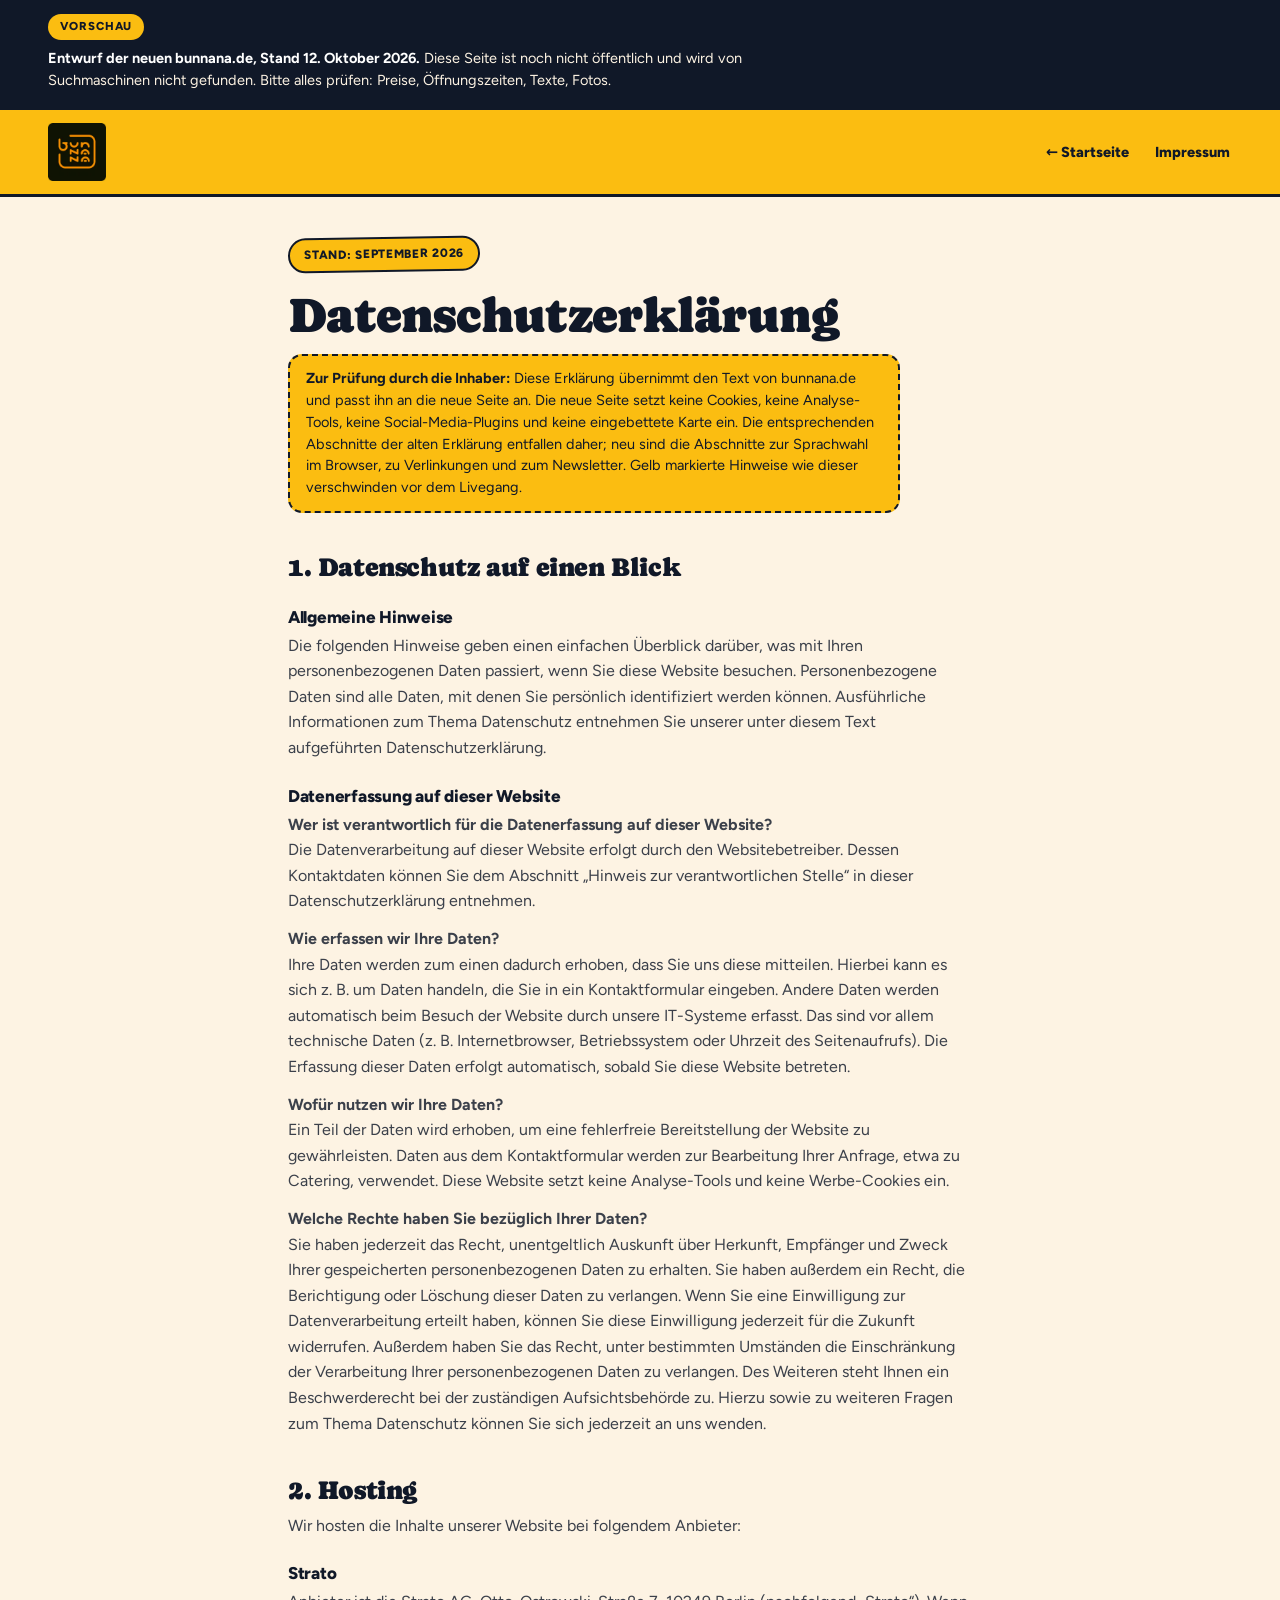
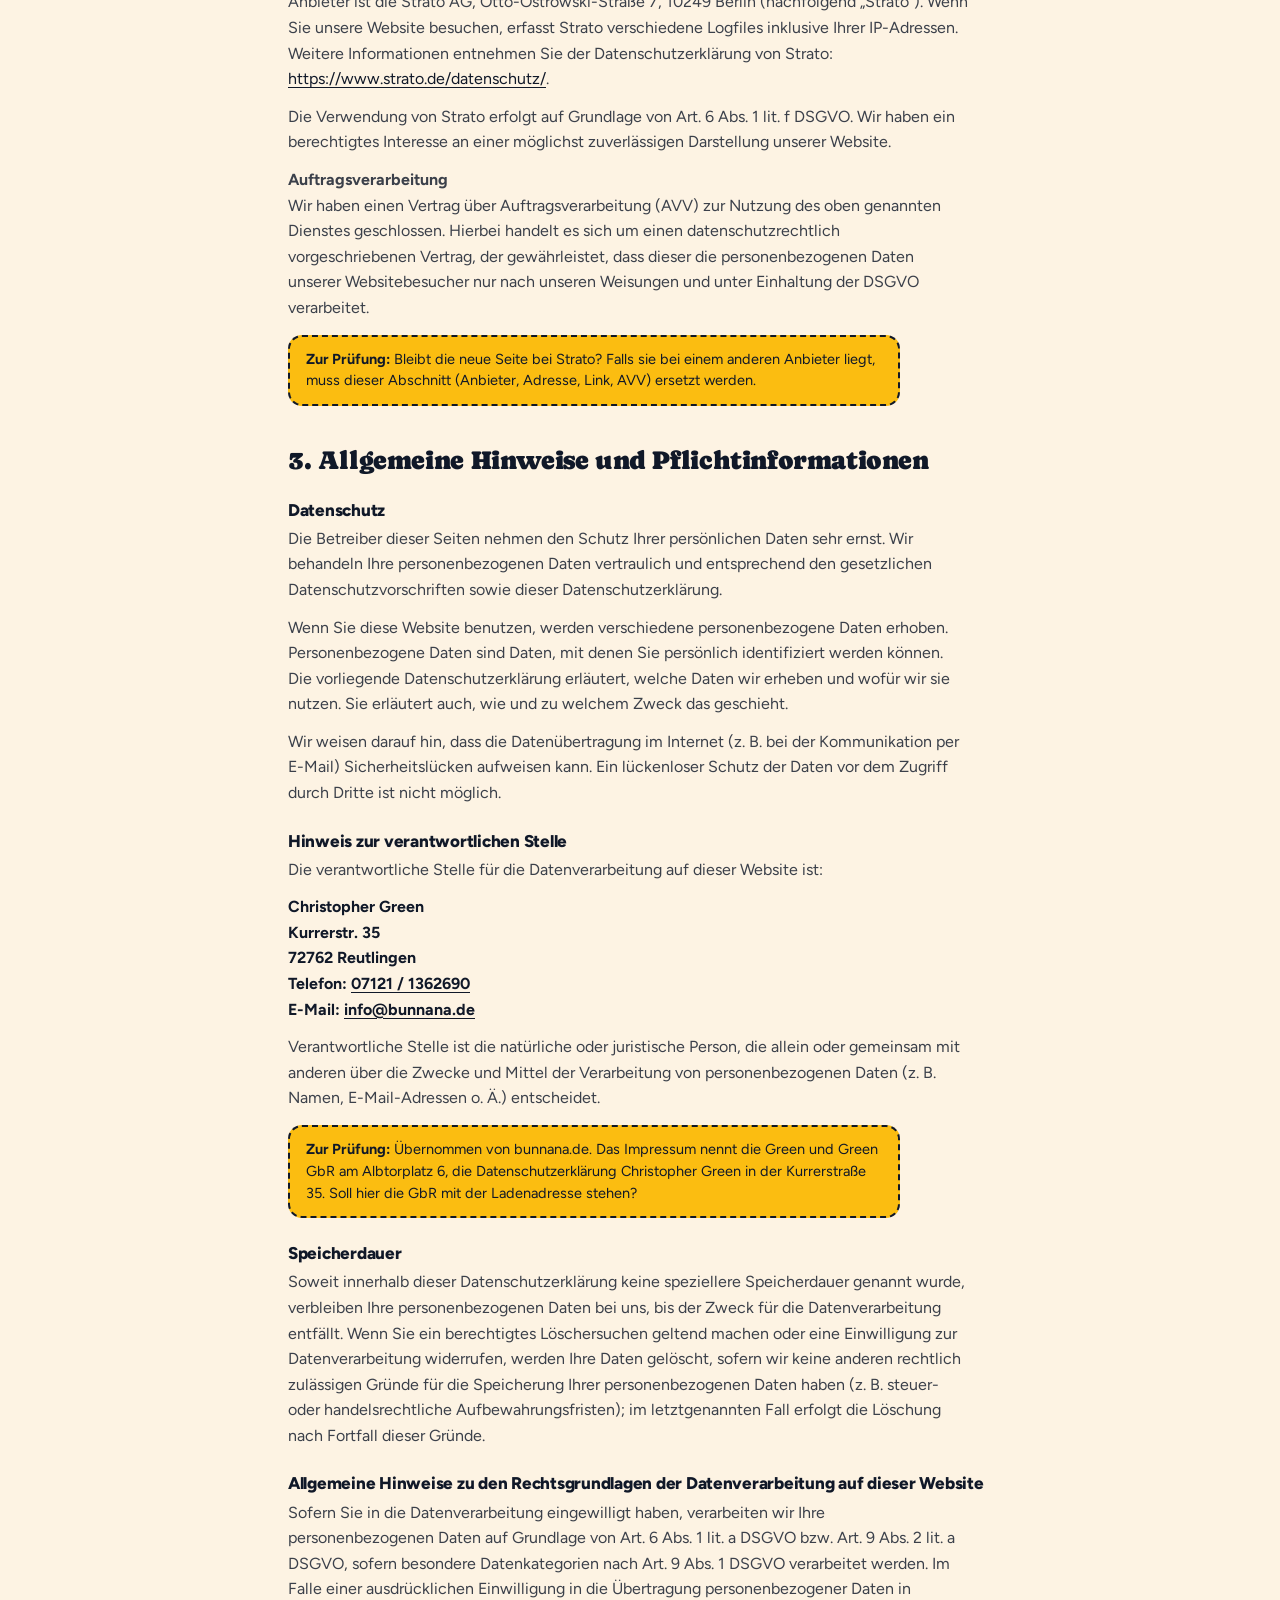
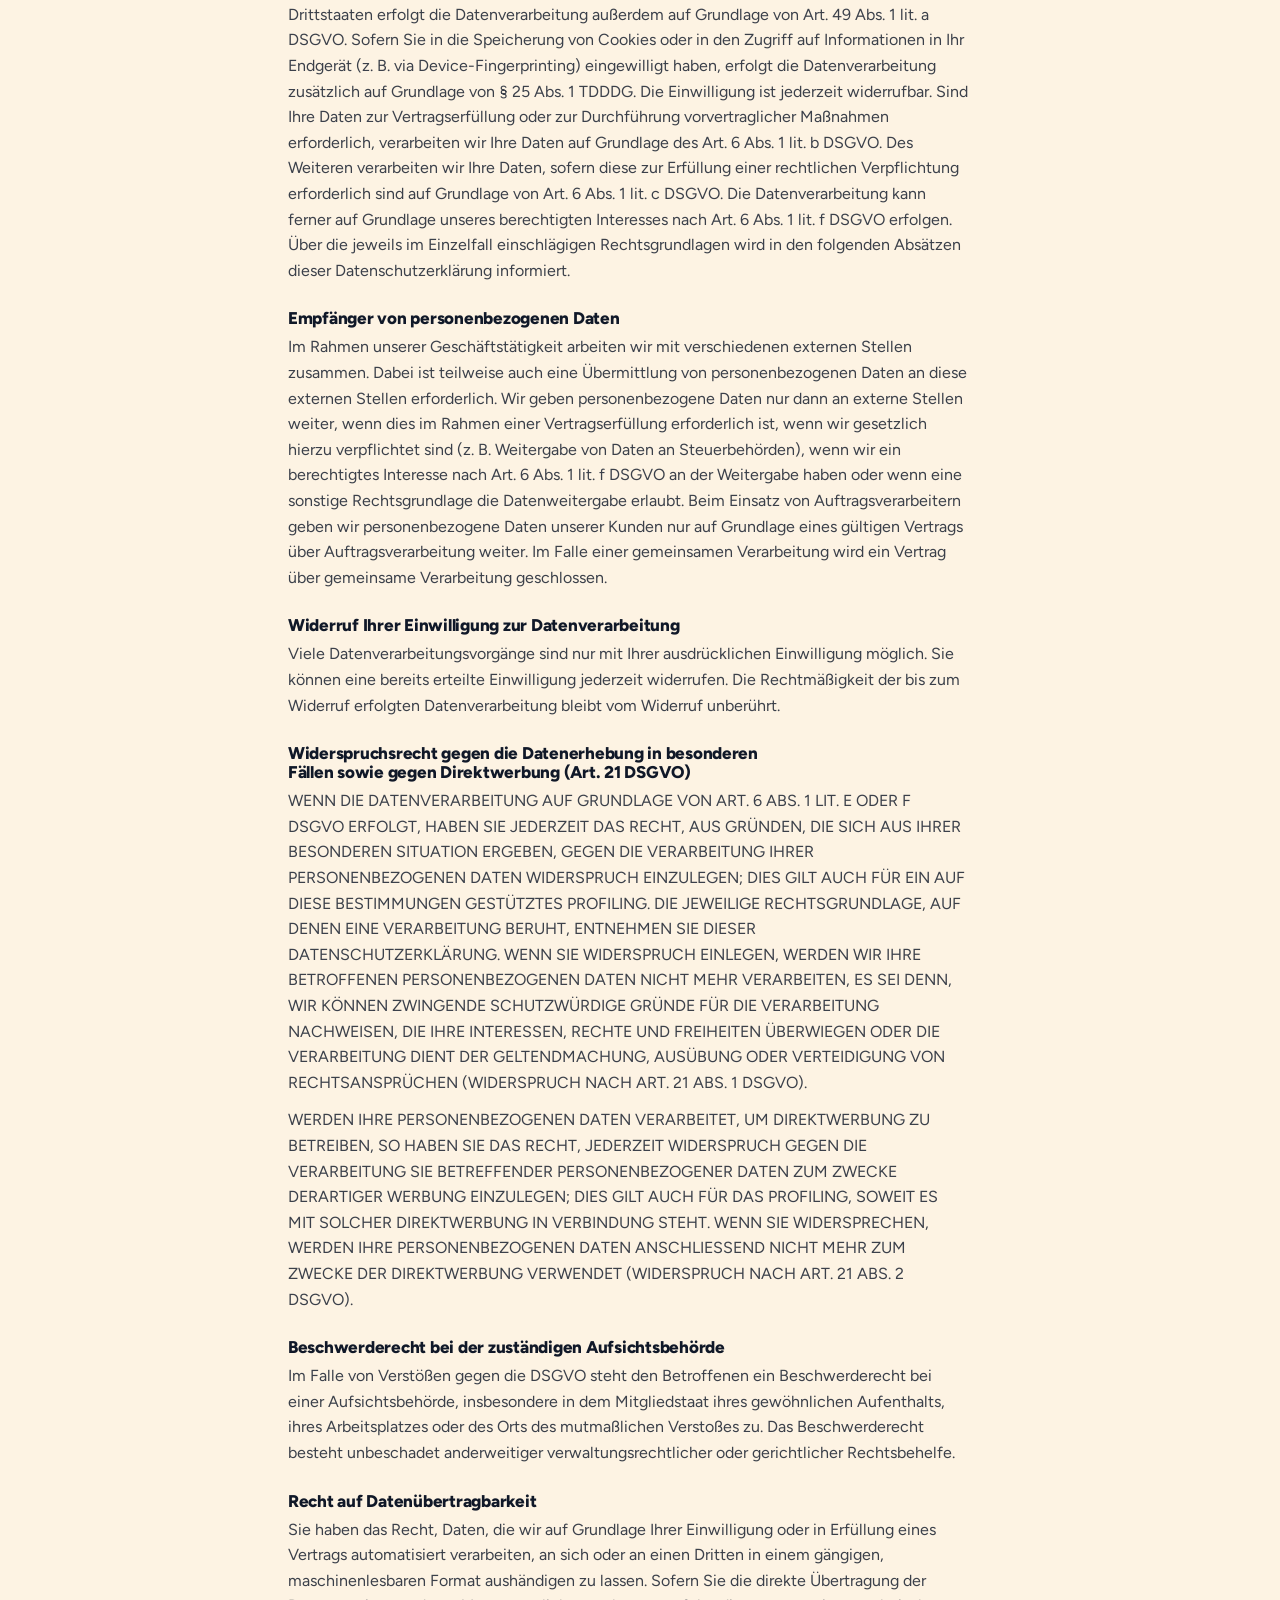
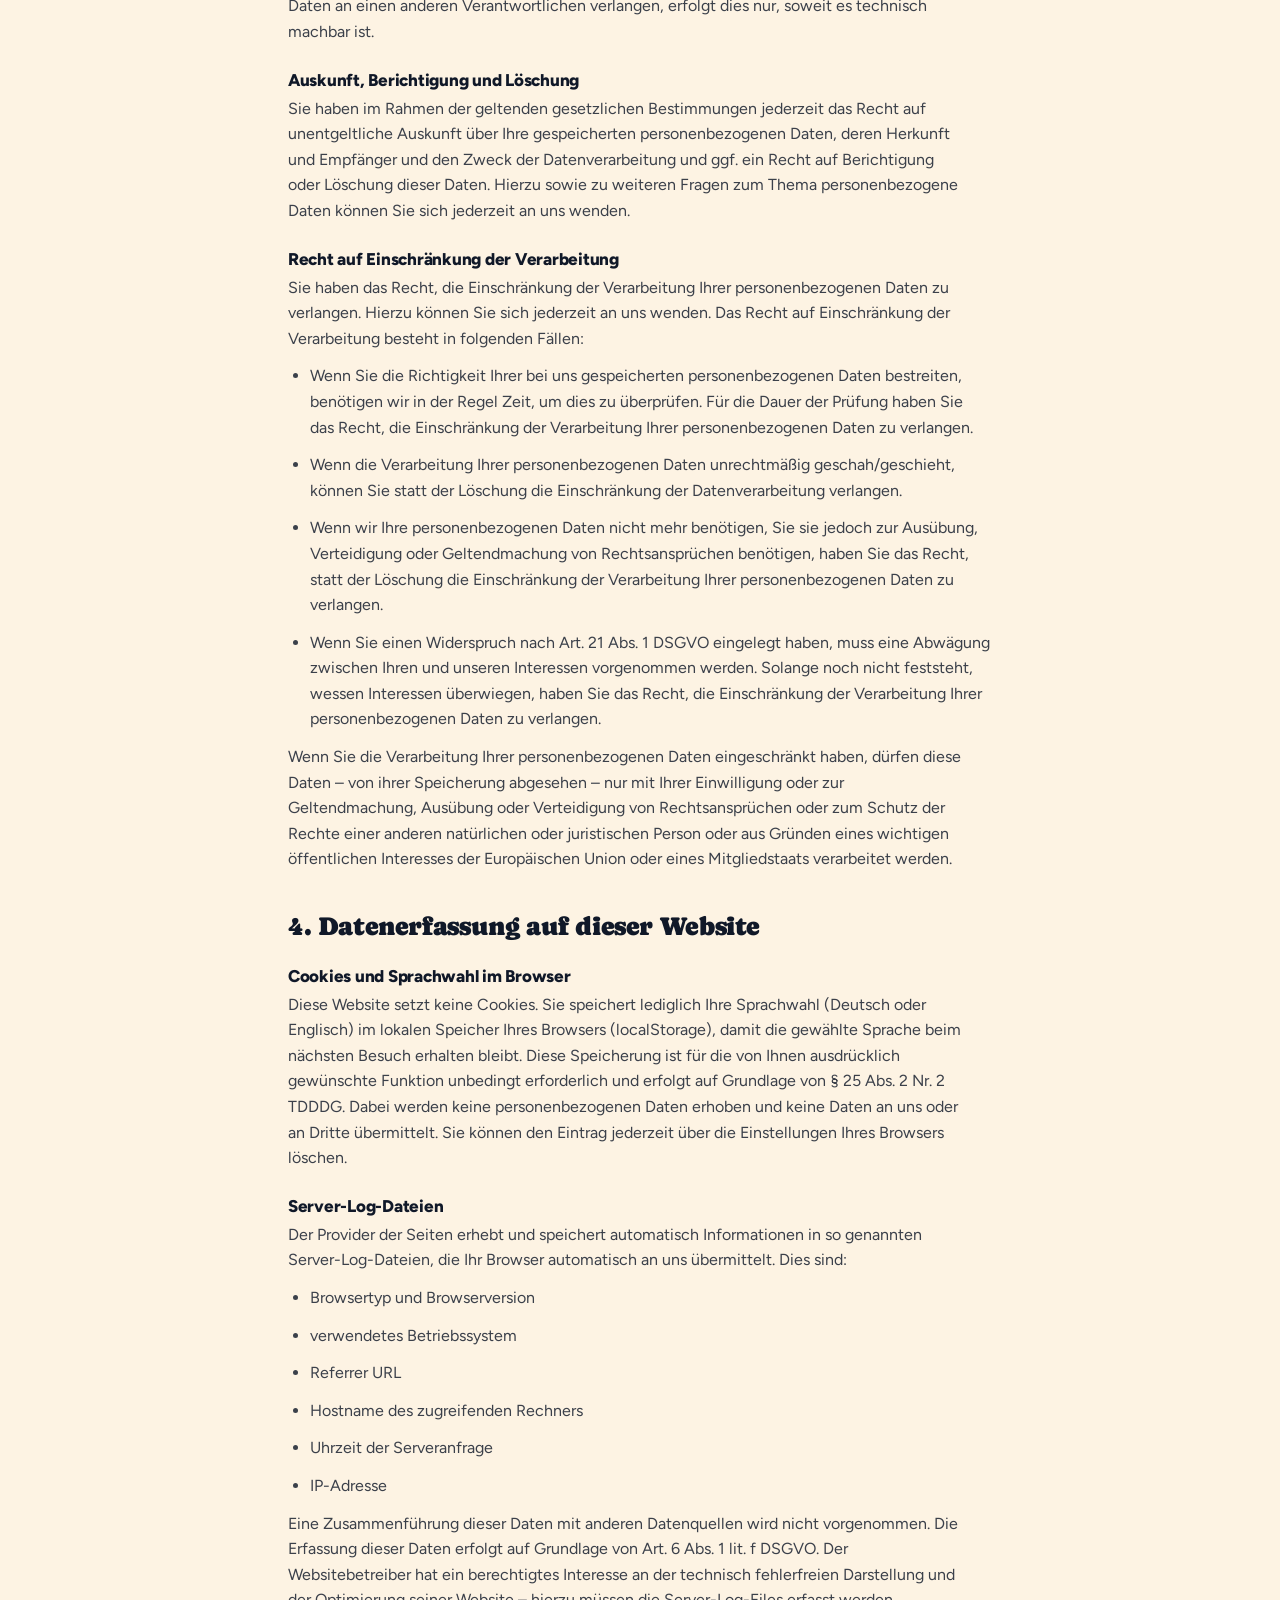
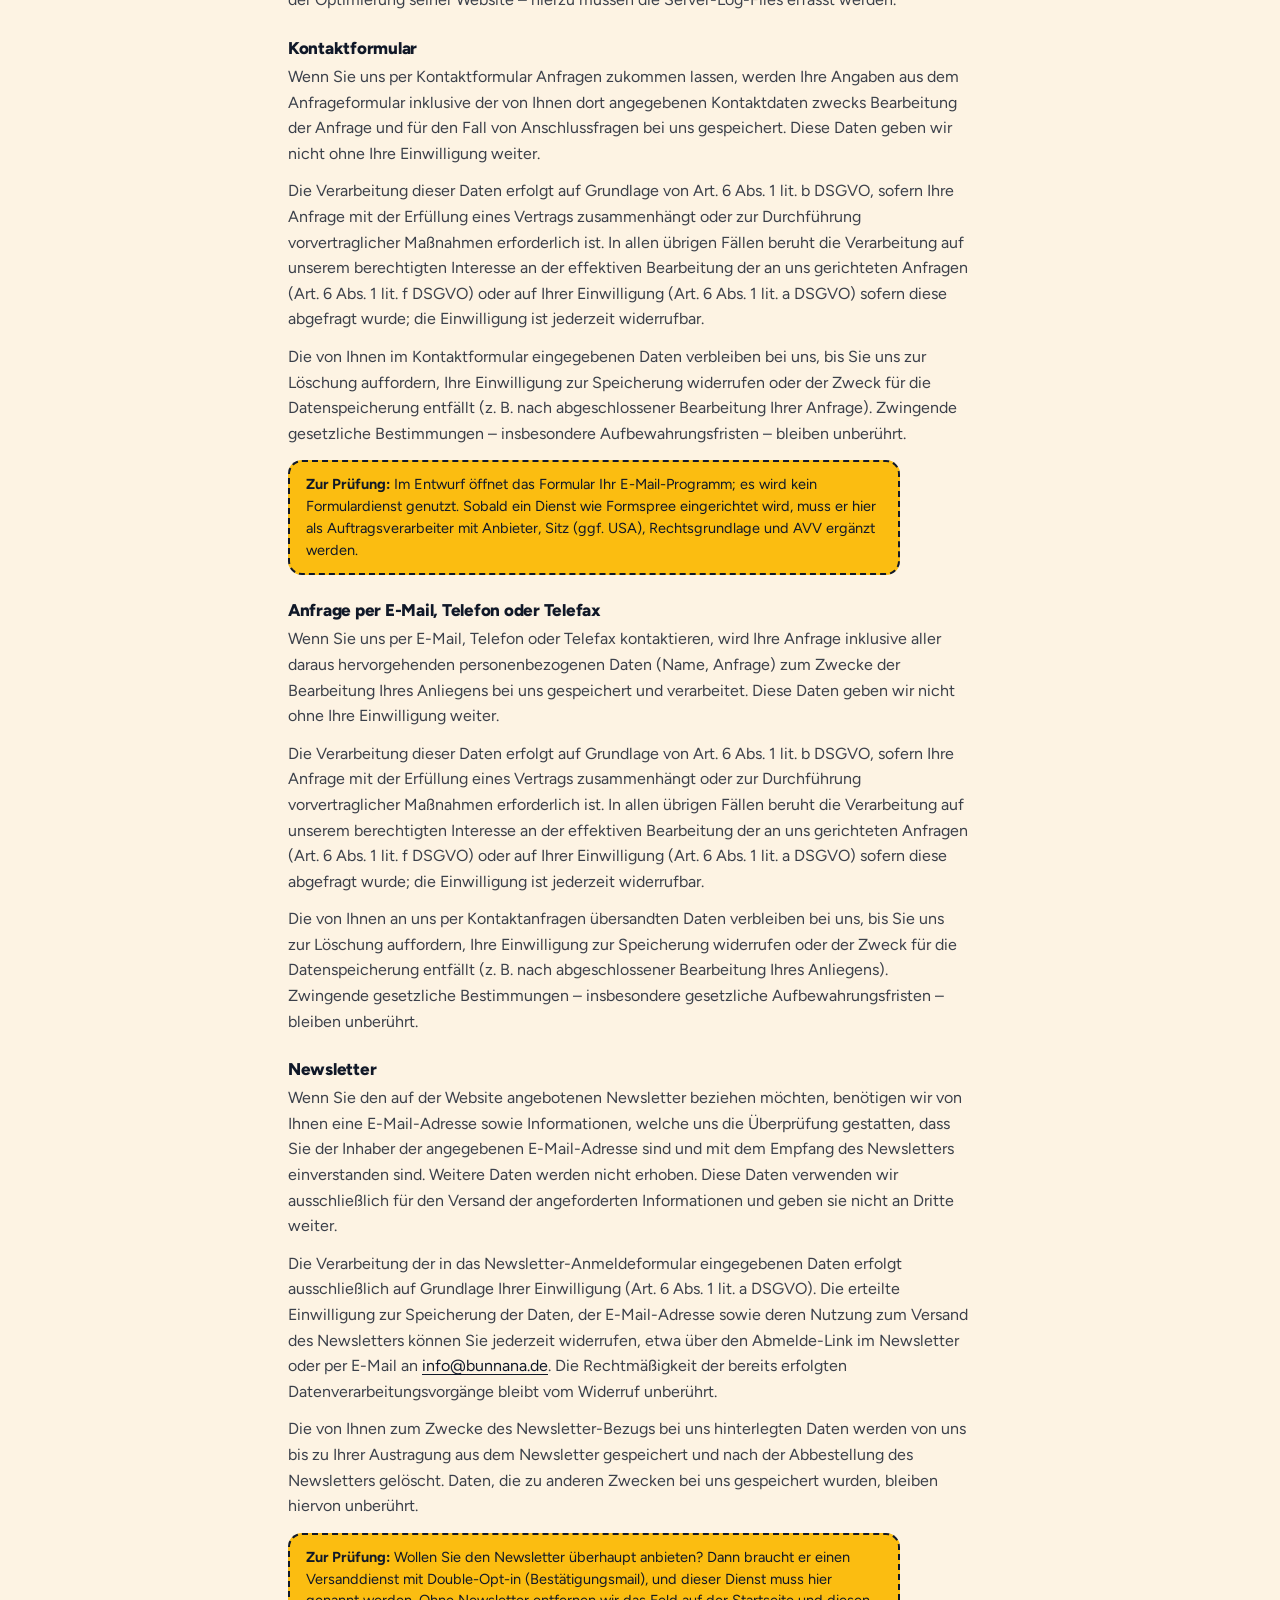
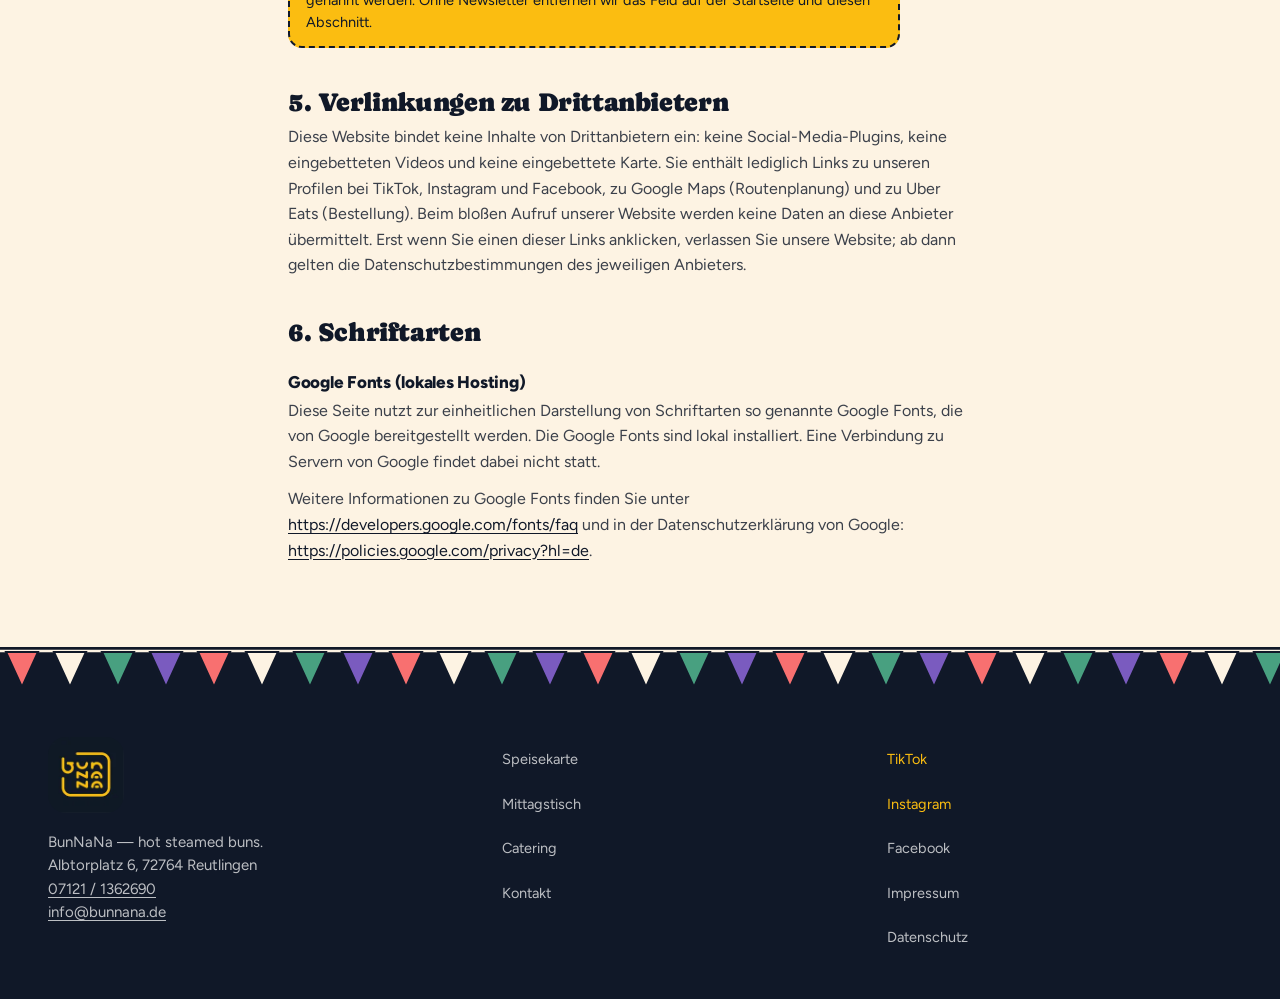
<file: datenschutz.html>
<!DOCTYPE html>
<html lang="de">
<head>
<meta charset="utf-8">
<meta name="viewport" content="width=device-width, initial-scale=1">
<title>Datenschutzerklärung — BunNaNa, Reutlingen</title>
<meta name="robots" content="noindex, follow">
<meta name="theme-color" content="#fbbd11">
<link rel="icon" href="assets/img/logo-600.jpg">
<link rel="stylesheet" href="css/tokens.css">
<link rel="stylesheet" href="css/site.css">
<meta name="robots" content="noindex, nofollow">
<style>
/* preview-only banner */
.preview-bar { background: var(--fiesta-ink); color: var(--fiesta-cream); border-bottom: 3px solid var(--fiesta-ink); font-family: var(--font-body); }
.preview-bar-inner { max-width: 1240px; margin-inline: auto; padding: 14px var(--gutter) 16px; display: grid; gap: 8px; }
.preview-tag { justify-self: start; background: var(--fiesta-yellow); color: var(--fiesta-ink); border-radius: 999px; padding: 4px 12px; font-size: 11.5px; font-weight: 800; letter-spacing: .08em; text-transform: uppercase; }
.preview-bar p { margin: 0; font-size: 14.5px; line-height: 1.5; max-width: 80ch; }
.preview-bar summary { cursor: pointer; font-weight: 800; font-size: 14px; color: var(--fiesta-yellow); padding: 4px 0; }
.preview-bar ol { margin: 8px 0 0; padding-left: 22px; font-size: 14px; line-height: 1.5; max-width: 80ch; display: grid; gap: 6px; }
.preview-bar strong { color: #fff; }
</style>
</head>
<body>
<div class="preview-bar" role="note">
  <div class="preview-bar-inner">
    <span class="preview-tag">Vorschau</span>
    <p><strong>Entwurf der neuen bunnana.de, Stand 12. Oktober 2026.</strong> Diese Seite ist noch nicht öffentlich und wird von Suchmaschinen nicht gefunden. Bitte alles prüfen: Preise, Öffnungszeiten, Texte, Fotos.</p>
  </div>
</div>

<div class="page">
  <a class="skip-link" href="#inhalt">Zum Inhalt springen</a>
  <header class="site-header">
    <nav class="container topbar" aria-label="Hauptnavigation">
      <a class="nav-logo" href="index.html" aria-label="BunNaNa, zur Startseite">
        <img src="assets/img/logo-600.jpg" srcset="assets/img/logo-600-160.webp 160w" sizes="58px" alt="" width="600" height="600">
      </a>
      <div class="nav-links legal-nav">
        <a href="index.html">← Startseite</a>
        <a href="impressum.html">Impressum</a>
      </div>
    </nav>
  </header>
  <main id="inhalt" class="band-cream">
    <article class="container legal">
      <span class="sticker" style="--tilt:-1deg">Stand: September 2026</span>
      <h1 class="h2 h2-lg">Datenschutzerklärung</h1>

      <!-- Absätze mit class="review-note" sind Hinweise für die Inhaber und werden vor dem Livegang entfernt. -->
      <aside class="review-note" aria-label="Hinweis zur Prüfung">
        <strong>Zur Prüfung durch die Inhaber:</strong> Diese Erklärung übernimmt den Text von bunnana.de und passt ihn an die neue Seite an. Die neue Seite setzt keine Cookies, keine Analyse-Tools, keine Social-Media-Plugins und keine eingebettete Karte ein. Die entsprechenden Abschnitte der alten Erklärung entfallen daher; neu sind die Abschnitte zur Sprachwahl im Browser, zu Verlinkungen und zum Newsletter. Gelb markierte Hinweise wie dieser verschwinden vor dem Livegang.
      </aside>

      <h2>1. Datenschutz auf einen Blick</h2>
      <h3>Allgemeine Hinweise</h3>
      <p>Die folgenden Hinweise geben einen einfachen Überblick darüber, was mit Ihren personenbezogenen Daten passiert, wenn Sie diese Website besuchen. Personenbezogene Daten sind alle Daten, mit denen Sie persönlich identifiziert werden können. Ausführliche Informationen zum Thema Datenschutz entnehmen Sie unserer unter diesem Text aufgeführten Datenschutzerklärung.</p>
      <h3>Datenerfassung auf dieser Website</h3>
      <p><strong>Wer ist verantwortlich für die Datenerfassung auf dieser Website?</strong><br>Die Datenverarbeitung auf dieser Website erfolgt durch den Websitebetreiber. Dessen Kontaktdaten können Sie dem Abschnitt „Hinweis zur verantwortlichen Stelle“ in dieser Datenschutzerklärung entnehmen.</p>
      <p><strong>Wie erfassen wir Ihre Daten?</strong><br>Ihre Daten werden zum einen dadurch erhoben, dass Sie uns diese mitteilen. Hierbei kann es sich z. B. um Daten handeln, die Sie in ein Kontaktformular eingeben. Andere Daten werden automatisch beim Besuch der Website durch unsere IT-Systeme erfasst. Das sind vor allem technische Daten (z. B. Internetbrowser, Betriebssystem oder Uhrzeit des Seitenaufrufs). Die Erfassung dieser Daten erfolgt automatisch, sobald Sie diese Website betreten.</p>
      <p><strong>Wofür nutzen wir Ihre Daten?</strong><br>Ein Teil der Daten wird erhoben, um eine fehlerfreie Bereitstellung der Website zu gewährleisten. Daten aus dem Kontaktformular werden zur Bearbeitung Ihrer Anfrage, etwa zu Catering, verwendet. Diese Website setzt keine Analyse-Tools und keine Werbe-Cookies ein.</p>
      <p><strong>Welche Rechte haben Sie bezüglich Ihrer Daten?</strong><br>Sie haben jederzeit das Recht, unentgeltlich Auskunft über Herkunft, Empfänger und Zweck Ihrer gespeicherten personenbezogenen Daten zu erhalten. Sie haben außerdem ein Recht, die Berichtigung oder Löschung dieser Daten zu verlangen. Wenn Sie eine Einwilligung zur Datenverarbeitung erteilt haben, können Sie diese Einwilligung jederzeit für die Zukunft widerrufen. Außerdem haben Sie das Recht, unter bestimmten Umständen die Einschränkung der Verarbeitung Ihrer personenbezogenen Daten zu verlangen. Des Weiteren steht Ihnen ein Beschwerderecht bei der zuständigen Aufsichtsbehörde zu. Hierzu sowie zu weiteren Fragen zum Thema Datenschutz können Sie sich jederzeit an uns wenden.</p>

      <h2>2. Hosting</h2>
      <p>Wir hosten die Inhalte unserer Website bei folgendem Anbieter:</p>
      <h3>Strato</h3>
      <p>Anbieter ist die Strato AG, Otto-Ostrowski-Straße 7, 10249 Berlin (nachfolgend „Strato“). Wenn Sie unsere Website besuchen, erfasst Strato verschiedene Logfiles inklusive Ihrer IP-Adressen. Weitere Informationen entnehmen Sie der Datenschutzerklärung von Strato: <a href="https://www.strato.de/datenschutz/" target="_blank" rel="noopener">https://www.strato.de/datenschutz/</a>.</p>
      <p>Die Verwendung von Strato erfolgt auf Grundlage von Art. 6 Abs. 1 lit. f DSGVO. Wir haben ein berechtigtes Interesse an einer möglichst zuverlässigen Darstellung unserer Website.</p>
      <p><strong>Auftragsverarbeitung</strong><br>Wir haben einen Vertrag über Auftragsverarbeitung (AVV) zur Nutzung des oben genannten Dienstes geschlossen. Hierbei handelt es sich um einen datenschutzrechtlich vorgeschriebenen Vertrag, der gewährleistet, dass dieser die personenbezogenen Daten unserer Websitebesucher nur nach unseren Weisungen und unter Einhaltung der DSGVO verarbeitet.</p>
      <aside class="review-note"><strong>Zur Prüfung:</strong> Bleibt die neue Seite bei Strato? Falls sie bei einem anderen Anbieter liegt, muss dieser Abschnitt (Anbieter, Adresse, Link, AVV) ersetzt werden.</aside>

      <h2>3. Allgemeine Hinweise und Pflichtinformationen</h2>
      <h3>Datenschutz</h3>
      <p>Die Betreiber dieser Seiten nehmen den Schutz Ihrer persönlichen Daten sehr ernst. Wir behandeln Ihre personenbezogenen Daten vertraulich und entsprechend den gesetzlichen Datenschutzvorschriften sowie dieser Datenschutzerklärung.</p>
      <p>Wenn Sie diese Website benutzen, werden verschiedene personenbezogene Daten erhoben. Personenbezogene Daten sind Daten, mit denen Sie persönlich identifiziert werden können. Die vorliegende Datenschutzerklärung erläutert, welche Daten wir erheben und wofür wir sie nutzen. Sie erläutert auch, wie und zu welchem Zweck das geschieht.</p>
      <p>Wir weisen darauf hin, dass die Datenübertragung im Internet (z. B. bei der Kommunikation per E-Mail) Sicherheitslücken aufweisen kann. Ein lückenloser Schutz der Daten vor dem Zugriff durch Dritte ist nicht möglich.</p>
      <h3>Hinweis zur verantwortlichen Stelle</h3>
      <p>Die verantwortliche Stelle für die Datenverarbeitung auf dieser Website ist:</p>
      <p class="legal-block">Christopher Green<br>Kurrerstr. 35<br>72762 Reutlingen<br>Telefon: <a href="tel:+4971211362690">07121 / 1362690</a><br>E-Mail: <a href="mailto:info@bunnana.de">info@bunnana.de</a></p>
      <p>Verantwortliche Stelle ist die natürliche oder juristische Person, die allein oder gemeinsam mit anderen über die Zwecke und Mittel der Verarbeitung von personenbezogenen Daten (z. B. Namen, E-Mail-Adressen o. Ä.) entscheidet.</p>
      <aside class="review-note"><strong>Zur Prüfung:</strong> Übernommen von bunnana.de. Das Impressum nennt die Green und Green GbR am Albtorplatz 6, die Datenschutzerklärung Christopher Green in der Kurrerstraße 35. Soll hier die GbR mit der Ladenadresse stehen?</aside>
      <h3>Speicherdauer</h3>
      <p>Soweit innerhalb dieser Datenschutzerklärung keine speziellere Speicherdauer genannt wurde, verbleiben Ihre personenbezogenen Daten bei uns, bis der Zweck für die Datenverarbeitung entfällt. Wenn Sie ein berechtigtes Löschersuchen geltend machen oder eine Einwilligung zur Datenverarbeitung widerrufen, werden Ihre Daten gelöscht, sofern wir keine anderen rechtlich zulässigen Gründe für die Speicherung Ihrer personenbezogenen Daten haben (z. B. steuer- oder handelsrechtliche Aufbewahrungsfristen); im letztgenannten Fall erfolgt die Löschung nach Fortfall dieser Gründe.</p>
      <h3>Allgemeine Hinweise zu den Rechtsgrundlagen der Datenverarbeitung auf dieser Website</h3>
      <p>Sofern Sie in die Datenverarbeitung eingewilligt haben, verarbeiten wir Ihre personenbezogenen Daten auf Grundlage von Art. 6 Abs. 1 lit. a DSGVO bzw. Art. 9 Abs. 2 lit. a DSGVO, sofern besondere Datenkategorien nach Art. 9 Abs. 1 DSGVO verarbeitet werden. Im Falle einer ausdrücklichen Einwilligung in die Übertragung personenbezogener Daten in Drittstaaten erfolgt die Datenverarbeitung außerdem auf Grundlage von Art. 49 Abs. 1 lit. a DSGVO. Sofern Sie in die Speicherung von Cookies oder in den Zugriff auf Informationen in Ihr Endgerät (z. B. via Device-Fingerprinting) eingewilligt haben, erfolgt die Datenverarbeitung zusätzlich auf Grundlage von § 25 Abs. 1 TDDDG. Die Einwilligung ist jederzeit widerrufbar. Sind Ihre Daten zur Vertragserfüllung oder zur Durchführung vorvertraglicher Maßnahmen erforderlich, verarbeiten wir Ihre Daten auf Grundlage des Art. 6 Abs. 1 lit. b DSGVO. Des Weiteren verarbeiten wir Ihre Daten, sofern diese zur Erfüllung einer rechtlichen Verpflichtung erforderlich sind auf Grundlage von Art. 6 Abs. 1 lit. c DSGVO. Die Datenverarbeitung kann ferner auf Grundlage unseres berechtigten Interesses nach Art. 6 Abs. 1 lit. f DSGVO erfolgen. Über die jeweils im Einzelfall einschlägigen Rechtsgrundlagen wird in den folgenden Absätzen dieser Datenschutzerklärung informiert.</p>
      <h3>Empfänger von personenbezogenen Daten</h3>
      <p>Im Rahmen unserer Geschäftstätigkeit arbeiten wir mit verschiedenen externen Stellen zusammen. Dabei ist teilweise auch eine Übermittlung von personenbezogenen Daten an diese externen Stellen erforderlich. Wir geben personenbezogene Daten nur dann an externe Stellen weiter, wenn dies im Rahmen einer Vertragserfüllung erforderlich ist, wenn wir gesetzlich hierzu verpflichtet sind (z. B. Weitergabe von Daten an Steuerbehörden), wenn wir ein berechtigtes Interesse nach Art. 6 Abs. 1 lit. f DSGVO an der Weitergabe haben oder wenn eine sonstige Rechtsgrundlage die Datenweitergabe erlaubt. Beim Einsatz von Auftragsverarbeitern geben wir personenbezogene Daten unserer Kunden nur auf Grundlage eines gültigen Vertrags über Auftragsverarbeitung weiter. Im Falle einer gemeinsamen Verarbeitung wird ein Vertrag über gemeinsame Verarbeitung geschlossen.</p>
      <h3>Widerruf Ihrer Einwilligung zur Datenverarbeitung</h3>
      <p>Viele Datenverarbeitungsvorgänge sind nur mit Ihrer ausdrücklichen Einwilligung möglich. Sie können eine bereits erteilte Einwilligung jederzeit widerrufen. Die Rechtmäßigkeit der bis zum Widerruf erfolgten Datenverarbeitung bleibt vom Widerruf unberührt.</p>
      <h3>Widerspruchsrecht gegen die Datenerhebung in besonderen Fällen sowie gegen Direktwerbung (Art. 21 DSGVO)</h3>
      <p>WENN DIE DATENVERARBEITUNG AUF GRUNDLAGE VON ART. 6 ABS. 1 LIT. E ODER F DSGVO ERFOLGT, HABEN SIE JEDERZEIT DAS RECHT, AUS GRÜNDEN, DIE SICH AUS IHRER BESONDEREN SITUATION ERGEBEN, GEGEN DIE VERARBEITUNG IHRER PERSONENBEZOGENEN DATEN WIDERSPRUCH EINZULEGEN; DIES GILT AUCH FÜR EIN AUF DIESE BESTIMMUNGEN GESTÜTZTES PROFILING. DIE JEWEILIGE RECHTSGRUNDLAGE, AUF DENEN EINE VERARBEITUNG BERUHT, ENTNEHMEN SIE DIESER DATENSCHUTZERKLÄRUNG. WENN SIE WIDERSPRUCH EINLEGEN, WERDEN WIR IHRE BETROFFENEN PERSONENBEZOGENEN DATEN NICHT MEHR VERARBEITEN, ES SEI DENN, WIR KÖNNEN ZWINGENDE SCHUTZWÜRDIGE GRÜNDE FÜR DIE VERARBEITUNG NACHWEISEN, DIE IHRE INTERESSEN, RECHTE UND FREIHEITEN ÜBERWIEGEN ODER DIE VERARBEITUNG DIENT DER GELTENDMACHUNG, AUSÜBUNG ODER VERTEIDIGUNG VON RECHTSANSPRÜCHEN (WIDERSPRUCH NACH ART. 21 ABS. 1 DSGVO).</p>
      <p>WERDEN IHRE PERSONENBEZOGENEN DATEN VERARBEITET, UM DIREKTWERBUNG ZU BETREIBEN, SO HABEN SIE DAS RECHT, JEDERZEIT WIDERSPRUCH GEGEN DIE VERARBEITUNG SIE BETREFFENDER PERSONENBEZOGENER DATEN ZUM ZWECKE DERARTIGER WERBUNG EINZULEGEN; DIES GILT AUCH FÜR DAS PROFILING, SOWEIT ES MIT SOLCHER DIREKTWERBUNG IN VERBINDUNG STEHT. WENN SIE WIDERSPRECHEN, WERDEN IHRE PERSONENBEZOGENEN DATEN ANSCHLIESSEND NICHT MEHR ZUM ZWECKE DER DIREKTWERBUNG VERWENDET (WIDERSPRUCH NACH ART. 21 ABS. 2 DSGVO).</p>
      <h3>Beschwerderecht bei der zuständigen Aufsichtsbehörde</h3>
      <p>Im Falle von Verstößen gegen die DSGVO steht den Betroffenen ein Beschwerderecht bei einer Aufsichtsbehörde, insbesondere in dem Mitgliedstaat ihres gewöhnlichen Aufenthalts, ihres Arbeitsplatzes oder des Orts des mutmaßlichen Verstoßes zu. Das Beschwerderecht besteht unbeschadet anderweitiger verwaltungsrechtlicher oder gerichtlicher Rechtsbehelfe.</p>
      <h3>Recht auf Datenübertragbarkeit</h3>
      <p>Sie haben das Recht, Daten, die wir auf Grundlage Ihrer Einwilligung oder in Erfüllung eines Vertrags automatisiert verarbeiten, an sich oder an einen Dritten in einem gängigen, maschinenlesbaren Format aushändigen zu lassen. Sofern Sie die direkte Übertragung der Daten an einen anderen Verantwortlichen verlangen, erfolgt dies nur, soweit es technisch machbar ist.</p>
      <h3>Auskunft, Berichtigung und Löschung</h3>
      <p>Sie haben im Rahmen der geltenden gesetzlichen Bestimmungen jederzeit das Recht auf unentgeltliche Auskunft über Ihre gespeicherten personenbezogenen Daten, deren Herkunft und Empfänger und den Zweck der Datenverarbeitung und ggf. ein Recht auf Berichtigung oder Löschung dieser Daten. Hierzu sowie zu weiteren Fragen zum Thema personenbezogene Daten können Sie sich jederzeit an uns wenden.</p>
      <h3>Recht auf Einschränkung der Verarbeitung</h3>
      <p>Sie haben das Recht, die Einschränkung der Verarbeitung Ihrer personenbezogenen Daten zu verlangen. Hierzu können Sie sich jederzeit an uns wenden. Das Recht auf Einschränkung der Verarbeitung besteht in folgenden Fällen:</p>
      <ul>
        <li>Wenn Sie die Richtigkeit Ihrer bei uns gespeicherten personenbezogenen Daten bestreiten, benötigen wir in der Regel Zeit, um dies zu überprüfen. Für die Dauer der Prüfung haben Sie das Recht, die Einschränkung der Verarbeitung Ihrer personenbezogenen Daten zu verlangen.</li>
        <li>Wenn die Verarbeitung Ihrer personenbezogenen Daten unrechtmäßig geschah/geschieht, können Sie statt der Löschung die Einschränkung der Datenverarbeitung verlangen.</li>
        <li>Wenn wir Ihre personenbezogenen Daten nicht mehr benötigen, Sie sie jedoch zur Ausübung, Verteidigung oder Geltendmachung von Rechtsansprüchen benötigen, haben Sie das Recht, statt der Löschung die Einschränkung der Verarbeitung Ihrer personenbezogenen Daten zu verlangen.</li>
        <li>Wenn Sie einen Widerspruch nach Art. 21 Abs. 1 DSGVO eingelegt haben, muss eine Abwägung zwischen Ihren und unseren Interessen vorgenommen werden. Solange noch nicht feststeht, wessen Interessen überwiegen, haben Sie das Recht, die Einschränkung der Verarbeitung Ihrer personenbezogenen Daten zu verlangen.</li>
      </ul>
      <p>Wenn Sie die Verarbeitung Ihrer personenbezogenen Daten eingeschränkt haben, dürfen diese Daten – von ihrer Speicherung abgesehen – nur mit Ihrer Einwilligung oder zur Geltendmachung, Ausübung oder Verteidigung von Rechtsansprüchen oder zum Schutz der Rechte einer anderen natürlichen oder juristischen Person oder aus Gründen eines wichtigen öffentlichen Interesses der Europäischen Union oder eines Mitgliedstaats verarbeitet werden.</p>

      <h2>4. Datenerfassung auf dieser Website</h2>
      <h3>Cookies und Sprachwahl im Browser</h3>
      <p>Diese Website setzt keine Cookies. Sie speichert lediglich Ihre Sprachwahl (Deutsch oder Englisch) im lokalen Speicher Ihres Browsers (localStorage), damit die gewählte Sprache beim nächsten Besuch erhalten bleibt. Diese Speicherung ist für die von Ihnen ausdrücklich gewünschte Funktion unbedingt erforderlich und erfolgt auf Grundlage von § 25 Abs. 2 Nr. 2 TDDDG. Dabei werden keine personenbezogenen Daten erhoben und keine Daten an uns oder an Dritte übermittelt. Sie können den Eintrag jederzeit über die Einstellungen Ihres Browsers löschen.</p>
      <h3>Server-Log-Dateien</h3>
      <p>Der Provider der Seiten erhebt und speichert automatisch Informationen in so genannten Server-Log-Dateien, die Ihr Browser automatisch an uns übermittelt. Dies sind:</p>
      <ul>
        <li>Browsertyp und Browserversion</li>
        <li>verwendetes Betriebssystem</li>
        <li>Referrer URL</li>
        <li>Hostname des zugreifenden Rechners</li>
        <li>Uhrzeit der Serveranfrage</li>
        <li>IP-Adresse</li>
      </ul>
      <p>Eine Zusammenführung dieser Daten mit anderen Datenquellen wird nicht vorgenommen. Die Erfassung dieser Daten erfolgt auf Grundlage von Art. 6 Abs. 1 lit. f DSGVO. Der Websitebetreiber hat ein berechtigtes Interesse an der technisch fehlerfreien Darstellung und der Optimierung seiner Website – hierzu müssen die Server-Log-Files erfasst werden.</p>
      <h3>Kontaktformular</h3>
      <p>Wenn Sie uns per Kontaktformular Anfragen zukommen lassen, werden Ihre Angaben aus dem Anfrageformular inklusive der von Ihnen dort angegebenen Kontaktdaten zwecks Bearbeitung der Anfrage und für den Fall von Anschlussfragen bei uns gespeichert. Diese Daten geben wir nicht ohne Ihre Einwilligung weiter.</p>
      <p>Die Verarbeitung dieser Daten erfolgt auf Grundlage von Art. 6 Abs. 1 lit. b DSGVO, sofern Ihre Anfrage mit der Erfüllung eines Vertrags zusammenhängt oder zur Durchführung vorvertraglicher Maßnahmen erforderlich ist. In allen übrigen Fällen beruht die Verarbeitung auf unserem berechtigten Interesse an der effektiven Bearbeitung der an uns gerichteten Anfragen (Art. 6 Abs. 1 lit. f DSGVO) oder auf Ihrer Einwilligung (Art. 6 Abs. 1 lit. a DSGVO) sofern diese abgefragt wurde; die Einwilligung ist jederzeit widerrufbar.</p>
      <p>Die von Ihnen im Kontaktformular eingegebenen Daten verbleiben bei uns, bis Sie uns zur Löschung auffordern, Ihre Einwilligung zur Speicherung widerrufen oder der Zweck für die Datenspeicherung entfällt (z. B. nach abgeschlossener Bearbeitung Ihrer Anfrage). Zwingende gesetzliche Bestimmungen – insbesondere Aufbewahrungsfristen – bleiben unberührt.</p>
      <aside class="review-note"><strong>Zur Prüfung:</strong> Im Entwurf öffnet das Formular Ihr E-Mail-Programm; es wird kein Formulardienst genutzt. Sobald ein Dienst wie Formspree eingerichtet wird, muss er hier als Auftragsverarbeiter mit Anbieter, Sitz (ggf. USA), Rechtsgrundlage und AVV ergänzt werden.</aside>
      <h3>Anfrage per E-Mail, Telefon oder Telefax</h3>
      <p>Wenn Sie uns per E-Mail, Telefon oder Telefax kontaktieren, wird Ihre Anfrage inklusive aller daraus hervorgehenden personenbezogenen Daten (Name, Anfrage) zum Zwecke der Bearbeitung Ihres Anliegens bei uns gespeichert und verarbeitet. Diese Daten geben wir nicht ohne Ihre Einwilligung weiter.</p>
      <p>Die Verarbeitung dieser Daten erfolgt auf Grundlage von Art. 6 Abs. 1 lit. b DSGVO, sofern Ihre Anfrage mit der Erfüllung eines Vertrags zusammenhängt oder zur Durchführung vorvertraglicher Maßnahmen erforderlich ist. In allen übrigen Fällen beruht die Verarbeitung auf unserem berechtigten Interesse an der effektiven Bearbeitung der an uns gerichteten Anfragen (Art. 6 Abs. 1 lit. f DSGVO) oder auf Ihrer Einwilligung (Art. 6 Abs. 1 lit. a DSGVO) sofern diese abgefragt wurde; die Einwilligung ist jederzeit widerrufbar.</p>
      <p>Die von Ihnen an uns per Kontaktanfragen übersandten Daten verbleiben bei uns, bis Sie uns zur Löschung auffordern, Ihre Einwilligung zur Speicherung widerrufen oder der Zweck für die Datenspeicherung entfällt (z. B. nach abgeschlossener Bearbeitung Ihres Anliegens). Zwingende gesetzliche Bestimmungen – insbesondere gesetzliche Aufbewahrungsfristen – bleiben unberührt.</p>
      <h3>Newsletter</h3>
      <p>Wenn Sie den auf der Website angebotenen Newsletter beziehen möchten, benötigen wir von Ihnen eine E-Mail-Adresse sowie Informationen, welche uns die Überprüfung gestatten, dass Sie der Inhaber der angegebenen E-Mail-Adresse sind und mit dem Empfang des Newsletters einverstanden sind. Weitere Daten werden nicht erhoben. Diese Daten verwenden wir ausschließlich für den Versand der angeforderten Informationen und geben sie nicht an Dritte weiter.</p>
      <p>Die Verarbeitung der in das Newsletter-Anmeldeformular eingegebenen Daten erfolgt ausschließlich auf Grundlage Ihrer Einwilligung (Art. 6 Abs. 1 lit. a DSGVO). Die erteilte Einwilligung zur Speicherung der Daten, der E-Mail-Adresse sowie deren Nutzung zum Versand des Newsletters können Sie jederzeit widerrufen, etwa über den Abmelde-Link im Newsletter oder per E-Mail an <a href="mailto:info@bunnana.de">info@bunnana.de</a>. Die Rechtmäßigkeit der bereits erfolgten Datenverarbeitungsvorgänge bleibt vom Widerruf unberührt.</p>
      <p>Die von Ihnen zum Zwecke des Newsletter-Bezugs bei uns hinterlegten Daten werden von uns bis zu Ihrer Austragung aus dem Newsletter gespeichert und nach der Abbestellung des Newsletters gelöscht. Daten, die zu anderen Zwecken bei uns gespeichert wurden, bleiben hiervon unberührt.</p>
      <aside class="review-note"><strong>Zur Prüfung:</strong> Wollen Sie den Newsletter überhaupt anbieten? Dann braucht er einen Versanddienst mit Double-Opt-in (Bestätigungsmail), und dieser Dienst muss hier genannt werden. Ohne Newsletter entfernen wir das Feld auf der Startseite und diesen Abschnitt.</aside>

      <h2>5. Verlinkungen zu Drittanbietern</h2>
      <p>Diese Website bindet keine Inhalte von Drittanbietern ein: keine Social-Media-Plugins, keine eingebetteten Videos und keine eingebettete Karte. Sie enthält lediglich Links zu unseren Profilen bei TikTok, Instagram und Facebook, zu Google Maps (Routenplanung) und zu Uber Eats (Bestellung). Beim bloßen Aufruf unserer Website werden keine Daten an diese Anbieter übermittelt. Erst wenn Sie einen dieser Links anklicken, verlassen Sie unsere Website; ab dann gelten die Datenschutzbestimmungen des jeweiligen Anbieters.</p>

      <h2>6. Schriftarten</h2>
      <h3>Google Fonts (lokales Hosting)</h3>
      <p>Diese Seite nutzt zur einheitlichen Darstellung von Schriftarten so genannte Google Fonts, die von Google bereitgestellt werden. Die Google Fonts sind lokal installiert. Eine Verbindung zu Servern von Google findet dabei nicht statt.</p>
      <p>Weitere Informationen zu Google Fonts finden Sie unter <a href="https://developers.google.com/fonts/faq" target="_blank" rel="noopener">https://developers.google.com/fonts/faq</a> und in der Datenschutzerklärung von Google: <a href="https://policies.google.com/privacy?hl=de" target="_blank" rel="noopener">https://policies.google.com/privacy?hl=de</a>.</p>
    </article>
  </main>
  <svg class="bunting bunting-ink" width="100%" height="46" aria-hidden="true">
    <defs>
      <pattern id="bn-banderitas" x="0" y="0" width="192" height="46" patternUnits="userSpaceOnUse">
        <path d="M6,5 L38,5 L22,40 Z" fill="#f87070" stroke="#101828" stroke-width="2"></path>
        <path d="M54,5 L86,5 L70,40 Z" fill="#fdf3e3" stroke="#101828" stroke-width="2"></path>
        <path d="M102,5 L134,5 L118,40 Z" fill="#48a080" stroke="#101828" stroke-width="2"></path>
        <path d="M150,5 L182,5 L166,40 Z" fill="#7a5bbf" stroke="#101828" stroke-width="2"></path>
      </pattern>
    </defs>
    <line x1="0" y1="4" x2="100%" y2="4" stroke="#fdf3e3" stroke-width="2.5"></line>
    <rect width="100%" height="46" fill="url(#bn-banderitas)"></rect>
  </svg>
  <footer class="site-footer on-ink">
    <div class="container footer-grid">
      <div class="footer-brand">
        <img src="assets/img/logo-600.jpg" srcset="assets/img/logo-600-160.webp 160w" sizes="76px" alt="BunNaNa" width="600" height="600" loading="lazy" decoding="async">
        <p>BunNaNa — hot steamed buns.<br>Albtorplatz 6, 72764 Reutlingen<br><a href="tel:+4971211362690">07121 / 1362690</a><br><a href="mailto:info@bunnana.de">info@bunnana.de</a></p>
      </div>
      <nav class="footer-links" aria-label="Seiten">
        <a href="index.html#menu">Speisekarte</a>
        <a href="index.html#mittagstisch">Mittagstisch</a>
        <a href="index.html#catering">Catering</a>
        <a href="index.html#kontakt">Kontakt</a>
      </nav>
      <nav class="footer-links" aria-label="Extern">
        <a class="hl" href="https://www.tiktok.com/@bunnana_rt" target="_blank" rel="noopener">TikTok</a>
        <a class="hl" href="https://www.instagram.com/bun_na_na/" target="_blank" rel="noopener">Instagram</a>
        <a href="https://www.facebook.com/p/Bunnana-100066254540165/" target="_blank" rel="noopener">Facebook</a>
        <a href="impressum.html">Impressum</a>
        <a href="datenschutz.html" aria-current="page">Datenschutz</a>
      </nav>
    </div>
  </footer>
</div>
</body>
</html>
</file>
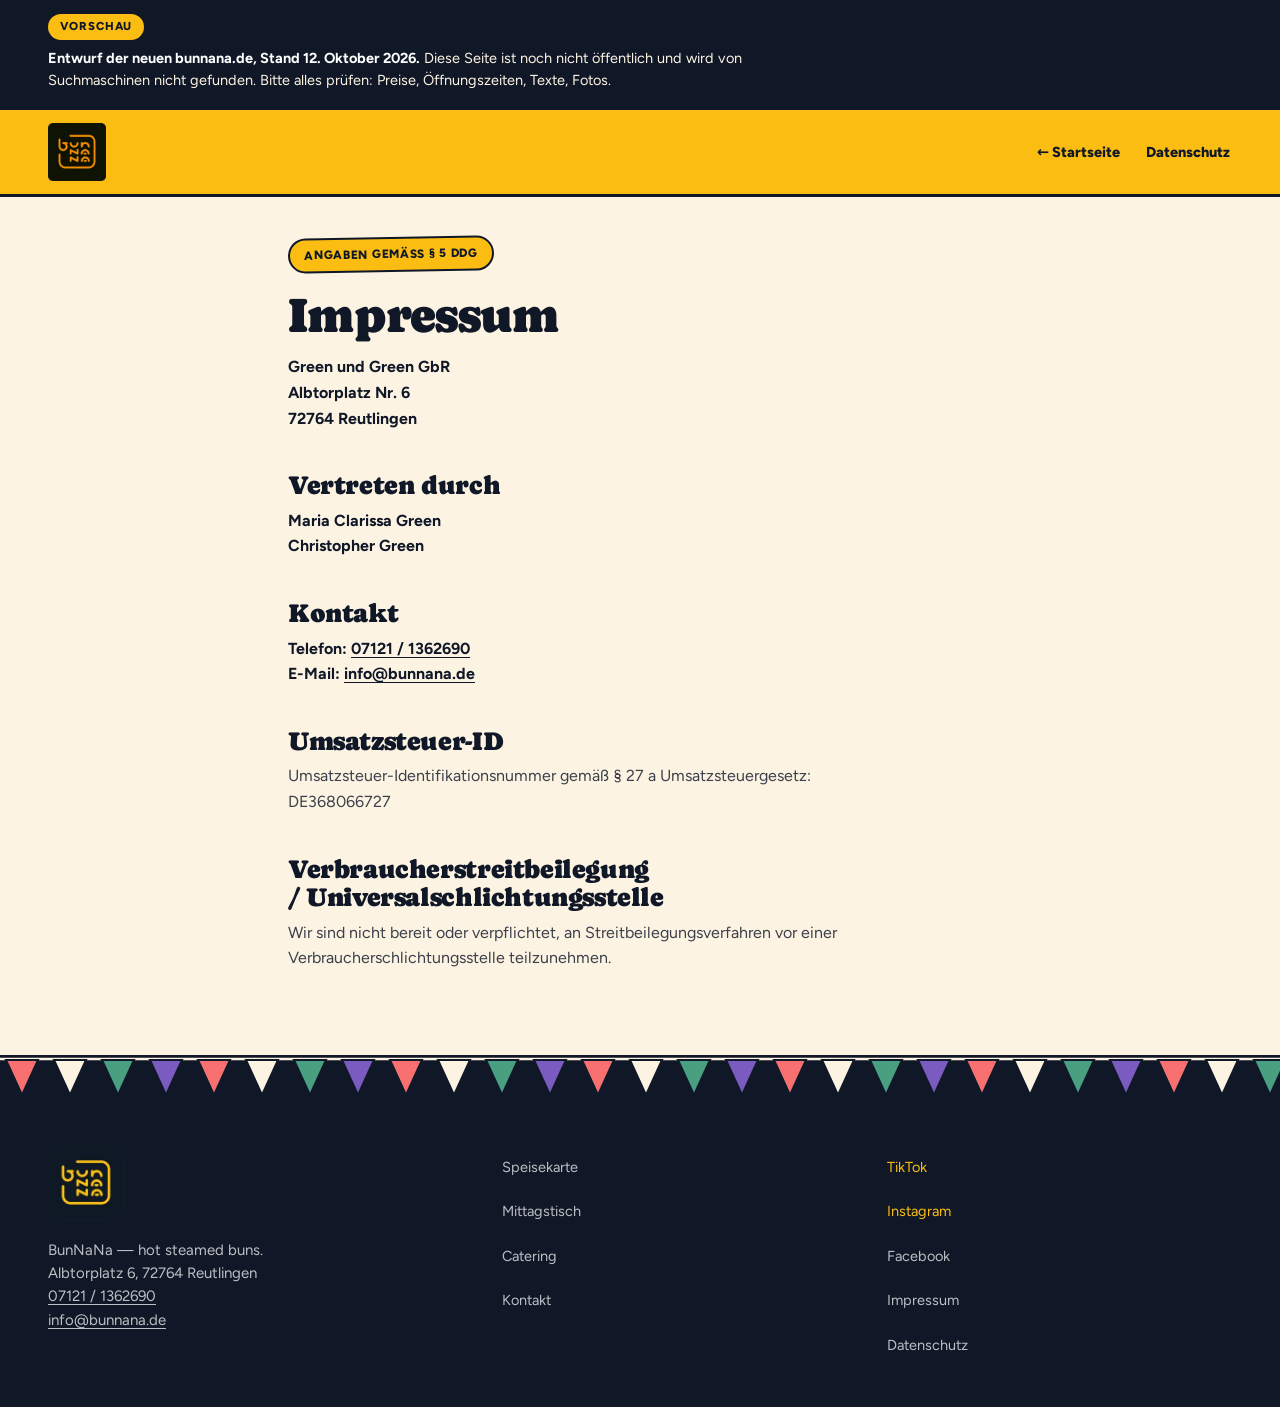
<file: impressum.html>
<!DOCTYPE html>
<html lang="de">
<head>
<meta charset="utf-8">
<meta name="viewport" content="width=device-width, initial-scale=1">
<title>Impressum — BunNaNa, Reutlingen</title>
<meta name="robots" content="noindex, follow">
<meta name="theme-color" content="#fbbd11">
<link rel="icon" href="assets/img/logo-600.jpg">
<link rel="stylesheet" href="css/tokens.css">
<link rel="stylesheet" href="css/site.css">
<meta name="robots" content="noindex, nofollow">
<style>
/* preview-only banner */
.preview-bar { background: var(--fiesta-ink); color: var(--fiesta-cream); border-bottom: 3px solid var(--fiesta-ink); font-family: var(--font-body); }
.preview-bar-inner { max-width: 1240px; margin-inline: auto; padding: 14px var(--gutter) 16px; display: grid; gap: 8px; }
.preview-tag { justify-self: start; background: var(--fiesta-yellow); color: var(--fiesta-ink); border-radius: 999px; padding: 4px 12px; font-size: 11.5px; font-weight: 800; letter-spacing: .08em; text-transform: uppercase; }
.preview-bar p { margin: 0; font-size: 14.5px; line-height: 1.5; max-width: 80ch; }
.preview-bar summary { cursor: pointer; font-weight: 800; font-size: 14px; color: var(--fiesta-yellow); padding: 4px 0; }
.preview-bar ol { margin: 8px 0 0; padding-left: 22px; font-size: 14px; line-height: 1.5; max-width: 80ch; display: grid; gap: 6px; }
.preview-bar strong { color: #fff; }
</style>
</head>
<body>
<div class="preview-bar" role="note">
  <div class="preview-bar-inner">
    <span class="preview-tag">Vorschau</span>
    <p><strong>Entwurf der neuen bunnana.de, Stand 12. Oktober 2026.</strong> Diese Seite ist noch nicht öffentlich und wird von Suchmaschinen nicht gefunden. Bitte alles prüfen: Preise, Öffnungszeiten, Texte, Fotos.</p>
  </div>
</div>

<div class="page">
  <a class="skip-link" href="#inhalt">Zum Inhalt springen</a>
  <header class="site-header">
    <nav class="container topbar" aria-label="Hauptnavigation">
      <a class="nav-logo" href="index.html" aria-label="BunNaNa, zur Startseite">
        <img src="assets/img/logo-600.jpg" srcset="assets/img/logo-600-160.webp 160w" sizes="58px" alt="" width="600" height="600">
      </a>
      <div class="nav-links legal-nav">
        <a href="index.html">← Startseite</a>
        <a href="datenschutz.html">Datenschutz</a>
      </div>
    </nav>
  </header>
  <main id="inhalt" class="band-cream">
    <article class="container legal">
      <span class="sticker" style="--tilt:-1deg">Angaben gemäß § 5 DDG</span>
      <h1 class="h2 h2-lg">Impressum</h1>

      <p class="legal-block">Green und Green GbR<br>Albtorplatz Nr. 6<br>72764 Reutlingen</p>

      <h2>Vertreten durch</h2>
      <p class="legal-block">Maria Clarissa Green<br>Christopher Green</p>

      <h2>Kontakt</h2>
      <p class="legal-block">Telefon: <a href="tel:+4971211362690">07121 / 1362690</a><br>E-Mail: <a href="mailto:info@bunnana.de">info@bunnana.de</a></p>

      <h2>Umsatzsteuer-ID</h2>
      <p>Umsatzsteuer-Identifikationsnummer gemäß § 27 a Umsatzsteuergesetz:<br>DE368066727</p>

      <h2>Verbraucherstreitbeilegung / Universalschlichtungsstelle</h2>
      <p>Wir sind nicht bereit oder verpflichtet, an Streitbeilegungsverfahren vor einer Verbraucherschlichtungsstelle teilzunehmen.</p>
    </article>
  </main>
  <svg class="bunting bunting-ink" width="100%" height="46" aria-hidden="true">
    <defs>
      <pattern id="bn-banderitas" x="0" y="0" width="192" height="46" patternUnits="userSpaceOnUse">
        <path d="M6,5 L38,5 L22,40 Z" fill="#f87070" stroke="#101828" stroke-width="2"></path>
        <path d="M54,5 L86,5 L70,40 Z" fill="#fdf3e3" stroke="#101828" stroke-width="2"></path>
        <path d="M102,5 L134,5 L118,40 Z" fill="#48a080" stroke="#101828" stroke-width="2"></path>
        <path d="M150,5 L182,5 L166,40 Z" fill="#7a5bbf" stroke="#101828" stroke-width="2"></path>
      </pattern>
    </defs>
    <line x1="0" y1="4" x2="100%" y2="4" stroke="#fdf3e3" stroke-width="2.5"></line>
    <rect width="100%" height="46" fill="url(#bn-banderitas)"></rect>
  </svg>
  <footer class="site-footer on-ink">
    <div class="container footer-grid">
      <div class="footer-brand">
        <img src="assets/img/logo-600.jpg" srcset="assets/img/logo-600-160.webp 160w" sizes="76px" alt="BunNaNa" width="600" height="600" loading="lazy" decoding="async">
        <p>BunNaNa — hot steamed buns.<br>Albtorplatz 6, 72764 Reutlingen<br><a href="tel:+4971211362690">07121 / 1362690</a><br><a href="mailto:info@bunnana.de">info@bunnana.de</a></p>
      </div>
      <nav class="footer-links" aria-label="Seiten">
        <a href="index.html#menu">Speisekarte</a>
        <a href="index.html#mittagstisch">Mittagstisch</a>
        <a href="index.html#catering">Catering</a>
        <a href="index.html#kontakt">Kontakt</a>
      </nav>
      <nav class="footer-links" aria-label="Extern">
        <a class="hl" href="https://www.tiktok.com/@bunnana_rt" target="_blank" rel="noopener">TikTok</a>
        <a class="hl" href="https://www.instagram.com/bun_na_na/" target="_blank" rel="noopener">Instagram</a>
        <a href="https://www.facebook.com/p/Bunnana-100066254540165/" target="_blank" rel="noopener">Facebook</a>
        <a href="impressum.html" aria-current="page">Impressum</a>
        <a href="datenschutz.html">Datenschutz</a>
      </nav>
    </div>
  </footer>
</div>
</body>
</html>
</file>
<file: css/tokens.css>
/* BunNaNa base layer: the two self-hosted faces, the font and spacing tokens and
   the element resets. Colour, radius and shadow live in site.css (see DESIGN.md). */
/* latin-ext */
@font-face {
  font-family: 'Caprasimo';
  font-style: normal;
  font-weight: 400;
  font-display: swap;
  src: url("../assets/fonts/caprasimo-latin-ext.woff2") format('woff2');
  unicode-range: U+0100-02BA, U+02BD-02C5, U+02C7-02CC, U+02CE-02D7, U+02DD-02FF, U+0304, U+0308, U+0329, U+1D00-1DBF, U+1E00-1E9F, U+1EF2-1EFF, U+2020, U+20A0-20AB, U+20AD-20C0, U+2113, U+2C60-2C7F, U+A720-A7FF;
}
/* latin */
@font-face {
  font-family: 'Caprasimo';
  font-style: normal;
  font-weight: 400;
  font-display: swap;
  src: url("../assets/fonts/caprasimo-latin.woff2") format('woff2');
  unicode-range: U+0000-00FF, U+0131, U+0152-0153, U+02BB-02BC, U+02C6, U+02DA, U+02DC, U+0304, U+0308, U+0329, U+2000-206F, U+20AC, U+2122, U+2191, U+2193, U+2212, U+2215, U+FEFF, U+FFFD;
}
/* latin-ext */
@font-face {
  font-family: 'Figtree';
  font-style: normal;
  font-weight: 400 900;
  font-display: swap;
  src: url("../assets/fonts/figtree-latin-ext.woff2") format('woff2');
  unicode-range: U+0100-02BA, U+02BD-02C5, U+02C7-02CC, U+02CE-02D7, U+02DD-02FF, U+0304, U+0308, U+0329, U+1D00-1DBF, U+1E00-1E9F, U+1EF2-1EFF, U+2020, U+20A0-20AB, U+20AD-20C0, U+2113, U+2C60-2C7F, U+A720-A7FF;
}
/* latin */
@font-face {
  font-family: 'Figtree';
  font-style: normal;
  font-weight: 400 900;
  font-display: swap;
  src: url("../assets/fonts/figtree-latin.woff2") format('woff2');
  unicode-range: U+0000-00FF, U+0131, U+0152-0153, U+02BB-02BC, U+02C6, U+02DA, U+02DC, U+0304, U+0308, U+0329, U+2000-206F, U+20AC, U+2122, U+2191, U+2193, U+2212, U+2215, U+FEFF, U+FFFD;
}
:root {
  --font-heading: "Caprasimo", system-ui, sans-serif;
  --font-heading-weight: 400;
  --font-body: "Figtree", system-ui, sans-serif;

  --space-1: 4.4px;
  --space-2: 8.8px;
  --space-3: 13.2px;
}

body {
  background: #fbbd11;
  color: #101828;
  font-family: var(--font-body);
}

/* Base element styles. Components live in site.css. */

*, *::before, *::after { box-sizing: border-box; }
body { margin: 0; font-size: 15px; line-height: 1.55; font-weight: 400; }
h1, h2, h3, h4, h5, h6 {
  font-family: var(--font-heading); font-weight: var(--font-heading-weight);
  line-height: 1.12; letter-spacing: -0.015em; margin: 0 0 var(--space-2);
}
h1 { font-size: 42px; }
h2 { font-size: 32px; }
h3 { font-size: 25px; }
h4 { font-size: 20px; }
h5 { font-size: 16px; }
h6 { font-size: 13px; }
h6 { letter-spacing: 0.08em; text-transform: uppercase; }
p { margin: 0 0 var(--space-3); }
a { color: #8a5b00; text-underline-offset: 3px; }
img { display: block; max-width: 100%; }
figure { margin: 0; }
figcaption {
  font-size: 11px; margin-top: var(--space-1);
  color: color-mix(in srgb, #101828 62%, transparent);
}
:focus { outline: none; }
:focus-visible { outline: 2.5px solid #101828; outline-offset: 3px; }
::selection { background: #101828; color: #fbbd11; }
</file>
<file: css/site.css>
/* BunNaNa, "The Fiesta Stall". Site layer on top of tokens.css.
   See DESIGN.md. Colour, type and component rules live here; tokens.css only
   supplies the fonts, the font and spacing tokens and the element resets. */

:root {
  --fiesta-yellow: #fbbd11; /* sampled from the logo box; the page ground */
  --fiesta-ink: #101828;
  --fiesta-cream: #fdf3e3;
  --fiesta-coral: #f87070;
  --fiesta-green: #48a080;
  --fiesta-green-deep: #2f6b55;
  --fiesta-green-tint: #d7eae3; /* pale green fill: VEGETARISCH badge, Dumplings sticker */
  --fiesta-green-light: #7fd4b4; /* green and purple lifted for text on the ink panel */
  --fiesta-purple: #7a5bbf;
  --fiesta-purple-light: #b9a3ec;
  --fiesta-error: #c0392b;
  --ink-82: color-mix(in srgb, var(--fiesta-ink) 82%, transparent);
  --ink-76: color-mix(in srgb, var(--fiesta-ink) 76%, transparent);
  --ink-70: color-mix(in srgb, var(--fiesta-ink) 70%, transparent);
  --ink-62: color-mix(in srgb, var(--fiesta-ink) 62%, transparent);
  --ease-out: cubic-bezier(.2, .7, .2, 1);
  --gutter: 28px;
  --section: 78px;
  --z-header: 50;
  --z-skip: 100;
  --header-h: 88px; /* sticky header height; anchors scroll to land below it */
  --thumb-bar-h: 0px; /* phone-only call / route bar; anchors and the footer clear it */
  --r-card: 18px;
  --r-frame: 22px;
  --r-panel: 26px;
}

html { scroll-padding-top: calc(var(--header-h) + 12px); scroll-padding-bottom: var(--thumb-bar-h); }
body { -webkit-font-smoothing: antialiased; background: var(--fiesta-yellow); }
.nowrap { white-space: nowrap; }
a { color: #8a5b00; }
a:hover { color: #a86f00; }
:focus-visible { outline: 2.5px solid var(--fiesta-ink); outline-offset: 3px; }
.on-ink :focus-visible { outline-color: var(--fiesta-yellow); }
h1, h2, h3 { text-wrap: balance; }

@keyframes bn-marquee { from { transform: translateX(0); } to { transform: translateX(-50%); } }
@keyframes bn-steam { 0% { opacity: 0; transform: translateY(6px) scaleX(.9); } 35% { opacity: .55; } 100% { opacity: 0; transform: translateY(-46px) scaleX(1.5); } }
@keyframes bn-wiggle { 0%, 100% { transform: rotate(-4deg); } 50% { transform: rotate(4deg); } }

/* ── Language switch: every string exists twice, CSS shows the active one ── */
[data-lang] { display: none; }
:root:lang(de) [data-lang="de"],
:root:lang(en) [data-lang="en"] { display: inline; }

/* ── Page frame ── */
.page { background: var(--fiesta-yellow); color: var(--fiesta-ink); font-family: var(--font-body); overflow-x: clip; }
.container { max-width: 1240px; margin-inline: auto; padding-inline: var(--gutter); }
.section { padding-top: var(--section); }
.band-cream { background: var(--fiesta-cream); }
.visually-hidden { position: absolute; width: 1px; height: 1px; overflow: hidden; clip: rect(0 0 0 0); white-space: nowrap; }
.skip-link { position: absolute; left: 12px; top: -60px; z-index: var(--z-skip); background: var(--fiesta-ink); color: var(--fiesta-yellow); font-weight: 800; padding: 11px 16px; border-radius: 999px; text-decoration: none; }
.skip-link:focus { top: 12px; }

/* ── Header ── */
.site-header { position: sticky; top: 0; z-index: var(--z-header); background: var(--fiesta-yellow); border-bottom: 3px solid var(--fiesta-ink); }
.topbar { display: flex; align-items: center; gap: 22px; padding-block: 13px; }
.nav-logo { display: flex; flex-shrink: 0; border-radius: var(--r-card); }
.nav-logo img { width: 58px; height: 58px; mix-blend-mode: multiply; display: block; }
.nav-toggle { display: none; }
.nav-links { display: flex; align-items: center; gap: 22px; margin-left: auto; }
.nav-links a { text-decoration: none; color: var(--fiesta-ink); font-size: 14.5px; font-weight: 800; padding: 10px 2px; border-radius: 999px; }
.nav-links a:hover { text-decoration: underline; text-decoration-thickness: 2px; text-underline-offset: 5px; }
.lang { display: flex; align-items: center; gap: 4px; border: 2px solid var(--fiesta-ink); border-radius: 999px; padding: 3px; background: var(--fiesta-cream); flex-shrink: 0; }
.lang button { border: 0; cursor: pointer; font: inherit; font-weight: 800; font-size: 12.5px; line-height: 1; min-width: 44px; min-height: 44px; padding: 11px 13px; border-radius: 999px; background: transparent; color: var(--fiesta-ink); }
.lang button[aria-pressed="true"] { background: var(--fiesta-ink); color: var(--fiesta-yellow); }
html:not(.js) .lang { display: none; } /* the switch needs JS; German is the no-JS page */
@media (hover: hover) { .lang button[aria-pressed="false"]:hover { background: color-mix(in srgb, var(--fiesta-ink) 10%, transparent); } }

/* ── Buttons (Caprasimo pills with a paper-cut shadow) ── */
.btn {
  display: inline-flex; align-items: center; justify-content: center; gap: 6px;
  font-family: var(--font-heading); font-weight: 400; font-size: 16px; line-height: 1.2;
  padding: 15px 28px; min-height: 44px; border-radius: 999px; border: 2.5px solid var(--fiesta-ink);
  color: var(--fiesta-ink); background: var(--fiesta-cream); text-decoration: none; cursor: pointer; white-space: nowrap;
  --sh: var(--fiesta-ink);
  box-shadow: 4px 4px 0 var(--sh);
  transition: transform .12s ease-out, box-shadow .12s ease-out;
}
.btn:hover { color: inherit; }
.btn-ink { background: var(--fiesta-ink); color: var(--fiesta-yellow); }
.btn-ink:hover { color: var(--fiesta-yellow); }
.btn-yellow { background: var(--fiesta-yellow); color: var(--fiesta-ink); }
.btn-white { background: #fff; color: var(--fiesta-ink); }
.btn-cream { background: var(--fiesta-cream); color: var(--fiesta-ink); }
.btn-sm { padding: 11px 20px; font-size: 14px; border-width: 2px; }
.btn-md { padding: 14px 26px; font-size: 15px; }
.sh-cream { --sh: var(--fiesta-cream); }
.sh-coral { --sh: var(--fiesta-coral); }
.sh-3 { box-shadow: 3px 3px 0 var(--sh); }
.btn-double { box-shadow: 4px 4px 0 var(--fiesta-yellow), 4px 4px 0 2.5px var(--fiesta-ink); }
.btn-catering { border-color: var(--fiesta-yellow); }
@media (hover: hover) {
  .btn:hover { transform: translate(2px, 2px); box-shadow: 2px 2px 0 var(--sh); }
  .btn.sh-3:hover { box-shadow: 1px 1px 0 var(--sh); }
  .btn-double:hover { box-shadow: 2px 2px 0 var(--fiesta-yellow), 2px 2px 0 2.5px var(--fiesta-ink); }
}
.btn:active { transform: translate(4px, 4px); box-shadow: none; }
.btn:disabled { opacity: .45; cursor: not-allowed; transform: none; }

/* ── Stickers, chips, badges ── */
.sticker { display: inline-block; background: var(--fiesta-yellow); color: var(--fiesta-ink); border: 2px solid var(--fiesta-ink); border-radius: 999px; padding: 6px 14px; font-size: 12px; font-weight: 800; letter-spacing: .06em; text-transform: uppercase; transform: rotate(var(--tilt, 0deg)); }
.sticker-cat { padding: 4px 12px; font-size: 11.5px; letter-spacing: .05em; }
.sticker-green { background: var(--fiesta-green-tint); }
.sticker-coral { background: color-mix(in srgb, var(--fiesta-coral) 36%, #fff); }
.pill-addr { display: inline-flex; align-items: center; gap: 9px; min-height: 44px; background: var(--fiesta-cream); color: var(--fiesta-ink); border: 2.5px solid var(--fiesta-ink); border-radius: 999px; padding: 8px 17px; font-size: 12.5px; font-weight: 800; letter-spacing: .05em; text-transform: uppercase; text-decoration: none; box-shadow: 3px 3px 0 var(--fiesta-ink); transition: transform .12s ease-out, box-shadow .12s ease-out; }
/* The address is a link to the route, so it presses like a button. */
.pill-addr:hover { color: var(--fiesta-ink); }
.pill-addr-go { font-size: 14px; line-height: 1; letter-spacing: 0; }
@media (hover: hover) { .pill-addr:hover { transform: translate(2px, 2px); box-shadow: 1px 1px 0 var(--fiesta-ink); } }
.pill-addr:active { transform: translate(3px, 3px); box-shadow: none; }
.badge { display: inline-block; border-radius: 999px; padding: 2px 9px; font-size: 11.5px; font-weight: 800; letter-spacing: .05em; line-height: 1.5; }
.badge-vegan { background: var(--fiesta-green); color: var(--fiesta-ink); }
.badge-veg { background: var(--fiesta-green-tint); border: 1.5px solid var(--fiesta-green); color: var(--fiesta-green-deep); }
/* Catering chips are links into the contact form, not filter tags: the trailing
   arrow and the hover/focus underline say so without a third pill style. */
.chip { display: inline-flex; align-items: center; gap: 7px; min-height: 44px; border: 2px solid var(--c); color: var(--c); border-radius: 999px; padding: 7px 15px; font-size: 13px; font-weight: 700; text-decoration: none; transition: background-color .12s ease-out, color .12s ease-out; }
.chip-go { font-size: 14px; line-height: 1; }
.chip:hover { color: var(--c); background: color-mix(in srgb, var(--c) 16%, transparent); text-decoration: underline; text-decoration-thickness: 2px; text-underline-offset: 3px; }
.chip:focus-visible { text-decoration: underline; text-decoration-thickness: 2px; text-underline-offset: 3px; }
.chip:active { background: color-mix(in srgb, var(--c) 28%, transparent); }
.float-sticker { position: absolute; border: 2.5px solid var(--fiesta-ink); border-radius: 999px; font-family: var(--font-heading); font-size: 16px; line-height: 1.2; padding: 12px 20px; box-shadow: 3px 3px 0 var(--fiesta-ink); color: var(--fiesta-ink); background: var(--fiesta-coral); transform: rotate(var(--tilt, 0deg)); }

/* ── Type ── */
.h2 { font-family: var(--font-heading); font-weight: 400; margin: 16px 0 14px; line-height: 1.04; }
.h2-xl { font-size: clamp(38px, 4.4vw, 58px); max-width: 22ch; line-height: 1.02; }
.h2-lg { font-size: clamp(34px, 3.8vw, 52px); max-width: 22ch; }
.h2-md { font-size: clamp(32px, 3.4vw, 46px); max-width: 24ch; line-height: 1.05; }
.lede { font-size: 16.5px; max-width: 52ch; color: var(--ink-76); text-wrap: pretty; }
.hero-copy, .menu-card p, .quote p, .price-desc { text-wrap: pretty; }

/* ── Hero ── */
.hero { display: grid; grid-template-columns: 1.05fr .95fr; gap: 48px; align-items: center; padding-block: 52px 64px; }
.hero-title { font-family: var(--font-heading); font-weight: 400; font-size: clamp(64px, 8vw, 110px); line-height: .9; letter-spacing: -.02em; color: var(--fiesta-cream); margin: 24px 0 0; -webkit-text-stroke: 3px var(--fiesta-ink); text-shadow: 6px 6px 0 var(--fiesta-ink); }
.hero-lead { font-family: var(--font-heading); font-size: clamp(22px, 2.4vw, 29px); line-height: 1.15; margin: 20px 0 0; max-width: 17ch; }
.hero-copy { font-size: 17px; line-height: 1.6; max-width: 44ch; margin: 18px 0 0; color: var(--ink-82); }
.hero-actions { display: flex; flex-wrap: wrap; gap: 14px; margin-top: 28px; }
.hero-meta { margin: 22px 0 0; font-size: 14.5px; font-weight: 700; color: var(--ink-76); }
/* Open-now status: static hours by default, JS upgrades it to a live "open / closed" line. */
.open-status { display: inline-flex; align-items: center; gap: 10px; margin: 18px 0 0; padding: 10px 16px 10px 14px; border: 2.5px solid var(--fiesta-ink); border-radius: 999px; background: var(--fiesta-cream); color: var(--fiesta-ink); font-size: 15px; font-weight: 800; line-height: 1.25; box-shadow: 3px 3px 0 var(--fiesta-ink); }
.open-dot { flex-shrink: 0; width: 12px; height: 12px; border-radius: 999px; border: 2px solid var(--fiesta-ink); background: var(--fiesta-cream); }
.open-status[data-state="open"] .open-dot { background: var(--fiesta-green); }
.open-status[data-state="closed"] .open-dot { background: var(--fiesta-coral); }
.open-status[data-state="open"] { background: color-mix(in srgb, var(--fiesta-green) 34%, #fff); }
.open-text { text-wrap: balance; }
/* Dated notice from NOTICE in site.js (holiday, market day); hidden when there is none. */
.open-note { margin: 14px 0 0; max-width: 44ch; font-size: 14.5px; font-weight: 800; }
.hours-note { margin: 0 0 16px; padding-bottom: 14px; border-bottom: 2.5px solid var(--fiesta-ink); font-size: 15px; font-weight: 800; }
.frame { position: relative; }
.frame-bg { position: absolute; inset: var(--inset, -10px); border-radius: var(--rad, 22px); background: var(--bg); border: 2.5px solid var(--fiesta-ink); transform: rotate(var(--tilt, 0deg)); }
.frame img { position: relative; display: block; width: 100%; height: auto; border-radius: var(--img-rad, 18px); border: 2.5px solid var(--fiesta-ink); }
.steam { position: absolute; left: 34%; top: -8%; width: 120px; height: 60px; pointer-events: none; z-index: 2; }
.steam span { position: absolute; bottom: 0; border-radius: 999px; background: radial-gradient(circle, rgba(255,255,255,.95) 0%, rgba(255,255,255,.55) 38%, rgba(255,255,255,0) 70%); animation: bn-steam 4.2s ease-out infinite; will-change: transform, opacity; }
.steam span:nth-child(1) { left: 0; width: 44px; height: 44px; }
.steam span:nth-child(2) { left: 40px; width: 38px; height: 38px; animation-delay: .9s; }
.steam span:nth-child(3) { left: 76px; width: 46px; height: 46px; animation-delay: 1.9s; }
.starburst { position: absolute; left: -26px; top: -32px; width: 118px; height: 118px; animation: bn-wiggle 4s ease-in-out infinite; z-index: 3; }
.starburst svg { width: 100%; height: 100%; display: block; }
.starburst text { font-family: var(--font-heading); fill: #101828; }
.sticker-fresh { position: absolute; right: -18px; bottom: -24px; background: var(--fiesta-green); color: var(--fiesta-ink); border: 2.5px solid var(--fiesta-ink); border-radius: 999px; padding: 13px 20px; font-family: var(--font-heading); font-size: 16px; line-height: 1.2; transform: rotate(-4deg); box-shadow: 4px 4px 0 var(--fiesta-ink); }

/* ── Marquee ── */
.marquee { background: var(--fiesta-ink); overflow: hidden; padding: 14px 0; border-top: 3px solid var(--fiesta-ink); border-bottom: 3px solid var(--fiesta-ink); }
.marquee-track { display: flex; width: max-content; animation: bn-marquee 26s linear infinite; font-family: var(--font-heading); font-size: 26px; letter-spacing: -.01em; color: var(--fiesta-yellow); }
/* Each dish name and its star are one unbreakable unit, so the wrapped
   reduced-motion band never orphans a star at the end of a row. The gap is
   the same inside an item as between items, so the moving band is unchanged. */
@media (hover: hover) { .marquee:hover .marquee-track { animation-play-state: paused; } }
.marquee.is-paused .marquee-track { animation-play-state: paused; } /* a tap stops and restarts it on touch */
.marquee-run { display: flex; gap: 34px; padding-right: 34px; }
.marquee-item { display: inline-flex; align-items: center; gap: 34px; }
.star-coral { color: var(--fiesta-coral); }
.star-green { color: var(--fiesta-green); }
.star-purple { color: var(--fiesta-purple); }

/* ── Cream bands: only the menu board and the contact form sit on cream.
      Both open and close with a 2.5px ink rule; the menu band starts after
      the lunch panel, so it needs a top rule of its own. ── */
.band-menu { border-top: 2.5px solid var(--fiesta-ink); border-bottom: 2.5px solid var(--fiesta-ink); margin-top: var(--section); padding-bottom: 64px; }
.band-contact { border-top: 2.5px solid var(--fiesta-ink); margin-top: var(--section); padding-bottom: 8px; }

/* ── Order block: on the yellow ground, right under the marquee.
      Call is the primary action; delivery is a plain note, not a button. ── */
.order-block { display: flex; flex-wrap: wrap; align-items: center; gap: 14px 26px; padding-top: 34px; }
.order-label { font-family: var(--font-heading); font-weight: 400; font-size: 26px; margin: 0; }
.order-block .order-row { margin-top: 0; }
.order-note { margin: 0; font-size: 14.5px; font-weight: 700; color: var(--ink-76); }

/* ── Menu ── */
#menu { padding-top: 64px; padding-bottom: 0; }
.menu-grid { display: grid; grid-template-columns: repeat(auto-fit, minmax(260px, 1fr)); gap: 28px; margin-top: 44px; }
.menu-card { position: relative; background: #fff; border: 2.5px solid var(--fiesta-ink); border-radius: 18px; overflow: hidden; box-shadow: 5px 5px 0 var(--fiesta-ink); }
.menu-card img { display: block; width: 100%; height: auto; aspect-ratio: 4 / 3; object-fit: cover; border-bottom: 2.5px solid var(--fiesta-ink); }
.menu-card-body { padding: 20px 22px 24px; }
.menu-card h3 { font-family: var(--font-heading); font-weight: 400; margin: 12px 0 8px; font-size: 24px; }
.menu-card p { font-size: 15px; margin: 0; color: var(--ink-76); }
.price-grid { margin-top: 48px; display: grid; grid-template-columns: 1fr 1fr; gap: 26px; }
.price-card { background: #fff; border: 2.5px solid var(--fiesta-ink); border-radius: 18px; padding: 28px 30px 26px; box-shadow: 5px 5px 0 var(--fiesta-ink); }
.price-head { display: flex; align-items: baseline; justify-content: space-between; gap: 14px; border-bottom: 2.5px solid var(--fiesta-ink); padding-bottom: 12px; }
.price-head h3 { font-family: var(--font-heading); font-weight: 400; font-size: 26px; margin: 0; }
.price { font-family: var(--font-heading); font-size: 24px; white-space: nowrap; }
.price-list { display: flex; flex-direction: column; gap: 16px; margin-top: 18px; }
.price-name { display: flex; flex-wrap: wrap; align-items: center; gap: 8px; font-weight: 800; font-size: 17px; }
.price-desc { font-size: 14.5px; color: var(--ink-70); }
.combos { grid-column: 1 / -1; }
/* Normal case on purpose: a bare tracked-uppercase string here would be the
   banned eyebrow. It is a note, not a label. */
.price-sub { font-size: 13.5px; font-weight: 700; color: var(--ink-70); white-space: nowrap; }
.combo-list { list-style: none; margin: 18px 0 0; padding: 0; display: grid; grid-template-columns: repeat(auto-fit, minmax(210px, 1fr)); gap: 18px 28px; }
.combo-list li { display: flex; flex-direction: column; gap: 4px; }
.combo-price { font-family: var(--font-heading); font-size: 22px; margin-top: 4px; }
.menu-note { margin: 20px 0 0; max-width: 72ch; font-size: 13.5px; font-weight: 600; color: var(--ink-70); }

/* ── Lunch table: green panel on yellow, directly after the order block ── */
#mittagstisch { margin-top: var(--section); }
.lunch-today { font-weight: 700; }
.lunch-actions { display: flex; flex-wrap: wrap; gap: 12px; margin-top: 22px; }
.lunch { background: var(--fiesta-green); color: var(--fiesta-ink); border: 2.5px solid var(--fiesta-ink); border-radius: var(--r-panel); position: relative; overflow: hidden; box-shadow: 6px 6px 0 var(--fiesta-ink); }
.lunch-inner { padding: 36px 48px 52px; display: grid; grid-template-columns: 1fr 1fr; gap: 44px; align-items: center; }
.lunch .h2 { color: var(--fiesta-ink); max-width: 20ch; }
.lunch .lede { color: var(--fiesta-ink); max-width: 46ch; }
.lunch-board { position: relative; transform: rotate(1.2deg); }
.lunch-board img { display: block; width: 100%; height: auto; border-radius: 18px; border: 2.5px solid var(--fiesta-ink); box-shadow: 5px 5px 0 var(--fiesta-ink); }
.lunch-board .float-sticker { left: -14px; bottom: -16px; padding: 8px 18px; }

/* ── Story ── */
.story { display: grid; grid-template-columns: .9fr 1.1fr; gap: 52px; align-items: center; }
.story .lede { max-width: 50ch; }

/* ── Catering ── */
#catering { margin-top: var(--section); }
.catering { background: var(--fiesta-ink); border: 2.5px solid var(--fiesta-ink); border-radius: var(--r-panel); overflow: hidden; display: grid; grid-template-columns: 1.05fr .95fr; box-shadow: 6px 6px 0 var(--fiesta-yellow), 6px 6px 0 2.5px var(--fiesta-ink); }
.catering-body { padding: 52px 48px; color: #eef1f6; }
.catering-mark { width: 160px; height: auto; margin-bottom: 22px; display: block; }
.catering .h2 { color: var(--fiesta-yellow); max-width: 20ch; margin-top: 0; }
.catering .lede { color: color-mix(in srgb, #fff 80%, transparent); max-width: 48ch; }
.catering-terms { margin: 6px 0 0; max-width: 48ch; font-size: 15px; font-weight: 700; color: var(--fiesta-yellow); }
.chips { display: flex; flex-wrap: wrap; gap: 10px; margin: 24px 0 28px; padding: 0; list-style: none; }
.catering-photo { display: block; width: 100%; height: 100%; object-fit: cover; border-left: 2.5px solid var(--fiesta-ink); }

/* ── Reviews ── */
.rating { display: flex; flex-wrap: wrap; align-items: center; gap: 12px; margin: 16px 0 0; }
.rating-num { font-family: var(--font-heading); font-size: 30px; }
.rating-stars { color: var(--fiesta-ink); font-size: 19px; letter-spacing: 2px; }
.rating-src { font-size: 14px; font-weight: 700; color: var(--ink-70); }
.quotes { display: grid; grid-template-columns: repeat(auto-fit, minmax(250px, 1fr)); gap: 26px; margin-top: 34px; }
.quote { position: relative; margin: 0; background: #fff; border: 2.5px solid var(--fiesta-ink); border-radius: var(--r-card); padding: 26px 26px 24px; box-shadow: 4px 4px 0 var(--fiesta-ink); }
.quote-pin { position: absolute; left: -11px; top: 50%; width: 20px; height: 20px; border-radius: 999px; background: var(--fiesta-cream); border: 2.5px solid var(--fiesta-ink); transform: translateY(-50%); }
.quote-mark { font-family: var(--font-heading); font-size: 34px; line-height: 1; color: var(--c, var(--fiesta-coral)); }
.quote p { font-size: 15.5px; line-height: 1.55; margin: 8px 0 0; }
.quote footer { margin-top: 16px; font-size: 13.5px; font-weight: 800; }
.quote footer span { font-weight: 600; color: var(--ink-70); }

/* ── TikTok ── */
.tiktok-head { display: flex; flex-wrap: wrap; align-items: flex-end; justify-content: space-between; gap: 20px; }
.tiktok-grid { display: grid; grid-template-columns: repeat(3, 1fr); gap: 22px; margin-top: 30px; }
.social-actions { display: flex; flex-wrap: wrap; gap: 12px; }
.tile { display: block; margin: 0; border-radius: var(--r-card); border: 2.5px solid var(--fiesta-ink); box-shadow: 4px 4px 0 var(--fiesta-ink); overflow: hidden; background: #fff; color: var(--fiesta-ink); text-decoration: none; transition: transform .15s var(--ease-out), box-shadow .15s var(--ease-out); }
.tile img { display: block; width: 100%; height: auto; aspect-ratio: 4 / 5; object-fit: cover; }
.tile-cap { display: flex; justify-content: space-between; align-items: baseline; gap: 10px; padding: 12px 14px; font-size: 13.5px; font-weight: 800; }
.tile-go { flex-shrink: 0; font-size: 11.5px; letter-spacing: .05em; color: var(--ink-70); }
@media (hover: hover) { .tile:hover { transform: translate(-2px, -2px); box-shadow: 6px 6px 0 var(--fiesta-ink); } .tile:hover .tile-cap > span:first-child { text-decoration: underline; text-underline-offset: 3px; } }

/* ── Find us ── */
.finden { display: grid; grid-template-columns: 1fr 1fr; gap: 44px; align-items: start; }
.addr { margin-top: 26px; display: flex; flex-direction: column; gap: 6px; font-size: 17px; font-weight: 700; }
.addr a { color: var(--fiesta-ink); text-decoration: underline; text-decoration-thickness: 2px; text-underline-offset: 4px; padding: 9px 0; align-self: flex-start; }
.addr a:hover { color: var(--fiesta-ink); text-decoration-thickness: 3px; }
.order-row { display: flex; flex-wrap: wrap; gap: 14px; margin-top: 26px; }
.hours-card { background: #fff; border: 2.5px solid var(--fiesta-ink); border-radius: var(--r-card); padding: 32px; box-shadow: 5px 5px 0 var(--fiesta-ink); }
.hours { width: 100%; border-collapse: collapse; font-size: 15.5px; }
.hours th { text-align: left; font-weight: 800; padding: 8px 0; }
.hours td { text-align: right; padding: 8px 0; }
.hours tr + tr { border-top: 1px solid color-mix(in srgb, var(--fiesta-ink) 12%, transparent); }
.entrance-photo { display: block; width: 100%; height: auto; margin-top: 22px; border: 2.5px solid var(--fiesta-ink); border-radius: var(--r-card); }
.hours .closed th, .hours .closed td { color: var(--ink-70); }
.hours tr.is-today th, .hours tr.is-today td { color: var(--fiesta-ink); }
.hours tr.is-today th::after { content: " · " attr(data-today); font-weight: 700; color: var(--fiesta-green-deep); }
.hours tr.closed.is-today th::after { color: var(--ink-70); }

/* ── Contact ── */
#kontakt { padding-bottom: 88px; }
.field > label { display: block; font-size: 12px; margin-bottom: 5px; }
.input { display: block; width: 100%; font: inherit; }
textarea.input { min-height: 90px; resize: vertical; }
.contact { display: grid; grid-template-columns: 1.05fr .95fr; gap: 44px; align-items: start; }
.form { display: grid; gap: 14px; margin-top: 26px; max-width: 460px; }
.field-row { display: grid; grid-template-columns: 1fr 1fr; gap: 14px; }
.choice { border: 0; padding: 0; margin: 0; min-width: 0; }
.choice legend { display: block; font-size: 12px; font-weight: 700; color: var(--ink-76); margin-bottom: 8px; padding: 0; }
.choice-row { display: flex; flex-wrap: wrap; gap: 8px; }
.choice-opt { position: relative; display: inline-flex; align-items: center; min-height: 44px; padding: 8px 15px; border: 2px solid var(--fiesta-ink); border-radius: 999px; background: #fff; font-size: 14px; font-weight: 700; color: var(--fiesta-ink); cursor: pointer; transition: background-color .12s ease-out, box-shadow .12s ease-out; }
.choice-opt input { position: absolute; opacity: 0; width: 1px; height: 1px; margin: 0; pointer-events: none; }
.choice-opt:has(input:checked) { background: var(--fiesta-yellow); box-shadow: 2px 2px 0 var(--fiesta-ink); }
.choice-opt:has(input:focus-visible) { outline: 2.5px solid var(--fiesta-ink); outline-offset: 3px; }
.form-hint { margin: 0; font-size: 13.5px; line-height: 1.5; color: var(--ink-76); max-width: 46ch; }
.form-hint a { color: var(--fiesta-ink); font-weight: 700; }
.form .input, .newsletter .input { border-radius: 999px; border: 2px solid var(--fiesta-ink); background: #fff; min-height: 44px; padding: 8px 16px; font-size: 16px; color: var(--fiesta-ink); caret-color: var(--fiesta-ink); transition: box-shadow .12s ease-out; }
.form textarea.input { border-radius: var(--r-card); font-family: var(--font-body); }
.form .input:hover, .newsletter .input:hover { border-color: var(--fiesta-ink); box-shadow: 2px 2px 0 var(--fiesta-ink); }
.form .input:focus-visible, .newsletter .input:focus-visible { border-color: var(--fiesta-ink); outline: 2.5px solid var(--fiesta-ink); outline-offset: 2px; box-shadow: 3px 3px 0 var(--fiesta-ink); }
.input:user-invalid, .input[aria-invalid="true"] { border-color: var(--fiesta-error); box-shadow: 3px 3px 0 var(--fiesta-error); }
.form .input:user-invalid:focus-visible, .form .input[aria-invalid="true"]:focus-visible, .newsletter .input[aria-invalid="true"]:focus-visible { border-color: var(--fiesta-error); outline-color: var(--fiesta-error); box-shadow: 3px 3px 0 var(--fiesta-error); }
.input::placeholder { color: var(--ink-70); }
.field > label { color: var(--ink-76); font-weight: 700; }
.form-actions { display: flex; flex-wrap: wrap; gap: 12px 14px; }
.field-error { margin: 6px 0 0; font-size: 13px; font-weight: 700; line-height: 1.45; color: var(--fiesta-error); max-width: 46ch; }
.form-status { display: block; font-size: 13px; font-weight: 800; min-height: 18px; color: var(--fiesta-green-deep); }
/* The catering form's delivery note is a card that stays until the next submit:
   it repeats the enquiry, so the host can see what was handed over. */
.form .form-status[data-state] { padding: 14px 18px; background: #fff; border: 2.5px solid var(--fiesta-ink); border-radius: var(--r-card); box-shadow: 3px 3px 0 var(--fiesta-ink); font-size: 14.5px; font-weight: 700; line-height: 1.5; }
.form-status[data-state="info"] { color: var(--fiesta-ink); }
.form-status a { color: var(--fiesta-ink); font-weight: 800; }
.form-status[data-state="error"] { color: var(--fiesta-error); }
.newsletter { background: var(--fiesta-yellow); border: 2.5px solid var(--fiesta-ink); border-radius: var(--r-frame); padding: 36px 34px; box-shadow: 5px 5px 0 var(--fiesta-ink); transform: rotate(.6deg); }
.newsletter h3 { font-family: var(--font-heading); font-weight: 400; font-size: 28px; margin: 0 0 10px; }
.newsletter p { font-size: 15.5px; margin: 0 0 20px; color: var(--ink-82); }
.newsletter .field-error { margin: 6px 0 0; font-size: 13px; font-weight: 700; line-height: 1.45; color: var(--fiesta-error); max-width: 46ch; } /* outranks .newsletter p */
.newsletter form { display: flex; gap: 10px; flex-wrap: wrap; }
.newsletter .input { flex: 1 1 200px; }
.newsletter .form-status { margin-top: 12px; color: var(--fiesta-ink); }
/* Errors stay red on the yellow panel too, or they read as info. */
.newsletter .form-status[data-state="error"] { color: var(--fiesta-error); }
.footer-brand a { color: inherit; text-decoration: underline; text-underline-offset: 3px; }
.footer-brand a:hover { color: var(--fiesta-yellow); }

/* ── Bunting + footer ── */
.bunting { display: block; background: var(--fiesta-yellow); }
.bunting-ink { background: var(--fiesta-ink); }
.site-footer { background: var(--fiesta-ink); color: color-mix(in srgb, #fff 72%, transparent); padding: 44px 0 40px; }
.footer-grid { display: grid; grid-template-columns: 1.2fr 1fr 1fr; gap: 40px; align-items: start; }
.footer-brand img { width: 76px; height: 76px; border-radius: var(--r-card); margin-bottom: 18px; display: block; }
.footer-brand p { font-size: 15px; max-width: 34ch; margin: 0; }
.footer-links { display: flex; flex-direction: column; font-size: 14.5px; }
.footer-links a { color: inherit; text-decoration: none; padding: 11px 0; }
.footer-links a:hover { color: var(--fiesta-yellow); }
.footer-links a.hl { color: var(--fiesta-yellow); }

/* ── Thumb bar: call and route, fixed to the bottom edge on phones only ── */
.thumb-bar { display: none; }


/* ── Legal pages (impressum.html, datenschutz.html): one column, German only ─ */
.legal-nav { margin-left: auto; }
.legal { padding-block: 40px 72px; max-width: 760px; }
.legal .h2 { margin-top: 18px; max-width: none; }
.legal h2:not(.h2) { font-family: var(--font-heading); font-weight: 400; font-size: 26px; margin: 40px 0 8px; line-height: 1.1; }
.legal h3 { font-family: var(--font-body); font-size: 17px; font-weight: 800; margin: 26px 0 6px; }
.legal p, .legal li { font-size: 16px; line-height: 1.6; color: var(--ink-82); margin: 0 0 12px; max-width: 68ch; }
.legal ul { padding-left: 22px; margin: 0 0 12px; }
.legal a { color: var(--fiesta-ink); text-decoration: underline; text-underline-offset: 3px; overflow-wrap: anywhere; }
.legal .legal-block { font-weight: 700; color: var(--fiesta-ink); }
.review-note { background: var(--fiesta-yellow); border: 2px dashed var(--fiesta-ink); border-radius: 14px; padding: 12px 16px; margin: 14px 0 18px; font-size: 14.5px; line-height: 1.5; color: var(--fiesta-ink); max-width: 68ch; }

/* ── Reveals: content is visible by default; JS opts in to the entrance ── */
.js [data-reveal] { opacity: 0; transform: translateY(26px) rotate(var(--r, 0deg)); transition: opacity .7s var(--ease-out) var(--d, 0s), transform .7s var(--ease-out) var(--d, 0s); }
.js [data-reveal].is-in { opacity: 1; transform: translateY(0) rotate(var(--r, 0deg)); }

/* ── Desktop only: the contact form runs longer than the newsletter panel, so
      the panel rides down its column instead of leaving a cream hole. It keeps
      its 0.6deg tilt; the grid area gives it the room to travel. ── */
@media (min-width: 901px) {
  .newsletter { position: sticky; top: calc(var(--header-h) + 24px); }
}

/* ── Tablet ── */
@media (max-width: 900px) {
  .hero { grid-template-columns: 1fr; gap: 60px; padding-block: 40px 60px; }
  .hero-photo { margin-inline: 14px 20px; }
  .lunch-inner { grid-template-columns: 1fr; gap: 40px; padding: 28px 28px 48px; }
  .story { grid-template-columns: 1fr; gap: 44px; }
  .story .frame { margin-inline: 14px 12px; }
  .catering { grid-template-columns: 1fr; }
  .catering-body { padding: 40px 32px; }
  .tiktok-grid { grid-template-columns: repeat(3, 1fr); gap: 16px; }
  .catering-photo { height: auto; aspect-ratio: 4 / 3; border-left: 0; border-top: 2.5px solid var(--fiesta-ink); }
  .finden, .contact { grid-template-columns: 1fr; }
  .footer-grid { grid-template-columns: 1fr 1fr; }
}

/* ── Phone ── */
@media (max-width: 720px) {
  :root { --gutter: 20px; --section: 56px; --header-h: 0px; --thumb-bar-h: 68px; }
  .order-block { padding-top: 26px; gap: 10px 18px; }
  .order-label { font-size: 22px; flex-basis: 100%; }
  .order-block .order-row { gap: 10px; }
  .order-note { flex-basis: 100%; }
  .band-menu { padding-bottom: 48px; }
  #menu { padding-top: 44px; }
  #kontakt { padding-bottom: 60px; }
  .topbar { flex-wrap: wrap; gap: 10px 12px; padding-block: 9px; }
  .nav-logo img { width: 46px; height: 46px; }
  .nav-toggle { display: inline-flex; align-items: center; gap: 6px; order: 5; min-height: 44px; border: 2px solid var(--fiesta-ink); background: var(--fiesta-cream); color: var(--fiesta-ink); font: inherit; font-weight: 800; font-size: 13px; padding: 9px 12px; border-radius: 999px; cursor: pointer; }
  .nav-toggle::after { content: ""; width: 7px; height: 7px; border-right: 2.5px solid currentColor; border-bottom: 2.5px solid currentColor; transform: rotate(45deg) translate(-1px, -1px); }
  .nav-toggle[aria-expanded="true"]::after { transform: rotate(-135deg) translate(-2px, -1px); }
  /* Call lives in the thumb bar on phones; the freed width keeps DE / EN in view. */
  .topbar .btn { display: none; }
  .nav-links { order: 10; flex-basis: 100%; margin-left: 0; flex-direction: column; align-items: stretch; gap: 2px; padding: 4px 0 4px; border-top: 2px solid var(--fiesta-ink); }
  .nav-links a { padding: 12px 6px; font-size: 16px; }
  .lang { order: 4; margin-left: auto; padding: 2px; }
  .legal-nav { order: 0; flex-basis: auto; flex-direction: row; border-top: 0; padding: 0; margin-left: auto; gap: 8px; }
  .legal-nav a { padding: 10px 4px; font-size: 14px; }
  .js .nav-links { display: none; }
  .js .nav-links.is-open { display: flex; }
  /* The thumb bar carries call and route on phones, so the header scrolls
     away with the page and gives its 72px back to the content. Without JS
     the links are simply listed and the toggle has nothing to do. */
  .site-header { position: static; }
  html:not(.js) .nav-toggle { display: none; }
  .hero { gap: 52px; padding-block: 32px 52px; }
  /* Bring the food photo into the first screen: the hero column dissolves into
     the hero grid (display: contents), so the etymology paragraph can take
     order: 1 and drop below the photo. Spacing comes from element margins. */
  .hero { gap: 0; }
  .hero-col { display: contents; }
  .hero-col > .pill-addr, .hero-col > .open-status { justify-self: start; }
  .hero-col > .hero-copy { order: 1; margin-top: 44px; }
  .hero-photo { margin-top: 40px; }
  .hero-title { font-size: clamp(48px, 16.5vw, 76px); }
  .hero-photo { margin-inline: 10px 14px; }
  .starburst { width: 92px; height: 92px; left: -12px; top: -26px; }
  .sticker-fresh { right: -8px; bottom: -18px; font-size: 14px; padding: 10px 16px; }
  .marquee-track { font-size: 20px; }
  .marquee-run { gap: 24px; padding-right: 24px; }
  .marquee-item { gap: 24px; }
  /* Four menu cards become a horizontal snap row, like the social tiles,
     so the cream band is one screen instead of four. */
  .menu-grid { display: flex; gap: 14px; margin-top: 30px; overflow-x: auto; scroll-snap-type: x mandatory; padding: 10px var(--gutter) 16px; scroll-padding-inline: var(--gutter); margin-inline: calc(var(--gutter) * -1); scrollbar-width: none; }
  .menu-grid::-webkit-scrollbar { display: none; }
  .menu-card { flex: 0 0 76vw; max-width: 330px; scroll-snap-align: start; }
  .price-grid { grid-template-columns: 1fr; gap: 22px; margin-top: 36px; }
  .price-card { padding: 22px 20px 20px; }
  /* Name left, price right, like the bun boards, so the card is half as tall. */
  .combo-list li { display: grid; grid-template-columns: 1fr auto; column-gap: 14px; align-items: baseline; }
  .combo-list .price-desc { grid-column: 1; }
  .combo-price { grid-column: 2; grid-row: 1; margin-top: 0; }
  .lunch-inner { padding: 22px 20px 44px; gap: 36px; }
  .lunch-board { margin-inline: 6px auto; max-width: 230px; }
  .catering-body { padding: 32px 22px; }
  .catering-body img { width: 150px; }
  .quotes { gap: 22px; }
  .tiktok-grid { display: flex; gap: 14px; overflow-x: auto; scroll-snap-type: x mandatory; padding: 4px var(--gutter) 12px; scroll-padding-inline: var(--gutter); margin-inline: calc(var(--gutter) * -1); scrollbar-width: none; }
  .tiktok-grid::-webkit-scrollbar { display: none; }
  .tile { flex: 0 0 72vw; max-width: 320px; scroll-snap-align: start; }
  .tile-cap { font-size: 12.5px; padding: 10px 12px; }
  .tile-go { display: none; }
  .field-row { grid-template-columns: 1fr; }
  .open-status { font-size: 14px; padding: 9px 14px 9px 12px; }
  .hours-card { padding: 22px 20px; }
  .newsletter { padding: 28px 22px; transform: none; }
  .footer-grid { grid-template-columns: 1fr; gap: 28px; }
  .site-footer { padding: 36px 0 calc(32px + var(--thumb-bar-h) + env(safe-area-inset-bottom, 0px)); }
  .thumb-bar { display: grid; grid-template-columns: 1fr 1fr; gap: 12px; position: fixed; inset: auto 0 0 0; z-index: var(--z-header); padding: 10px var(--gutter) calc(11px + env(safe-area-inset-bottom, 0px)); background: var(--fiesta-yellow); border-top: 3px solid var(--fiesta-ink); }
  .thumb-bar .btn { min-height: 44px; padding-inline: 12px; font-size: 15px; }
  /* A focused field brings the keyboard up; the bar steps aside for it. */
  .page:has(input:focus, textarea:focus) .thumb-bar { display: none; }
}

/* ── Reduced motion: keep every state, drop the movement ── */
@media (prefers-reduced-motion: reduce) {
  .marquee-track, .steam span, .starburst { animation: none; }
  .marquee-track { width: auto; flex-wrap: wrap; justify-content: center; padding-inline: var(--gutter); }
  .marquee-run { flex-wrap: wrap; justify-content: center; padding-right: 0; row-gap: 6px; }
  .marquee-item { white-space: nowrap; }
  .marquee-run[aria-hidden="true"] { display: none; }
  .steam span:nth-child(2), .steam span:nth-child(3) { display: none; }
  .steam span:nth-child(1) { opacity: .45; transform: translateY(-14px) scaleX(1.3); }
  .js [data-reveal] { opacity: 1; transform: rotate(var(--r, 0deg)); transition: none; }
  .btn, .pill-addr, .form .input, .newsletter .input { transition: none; }
}
</file>
